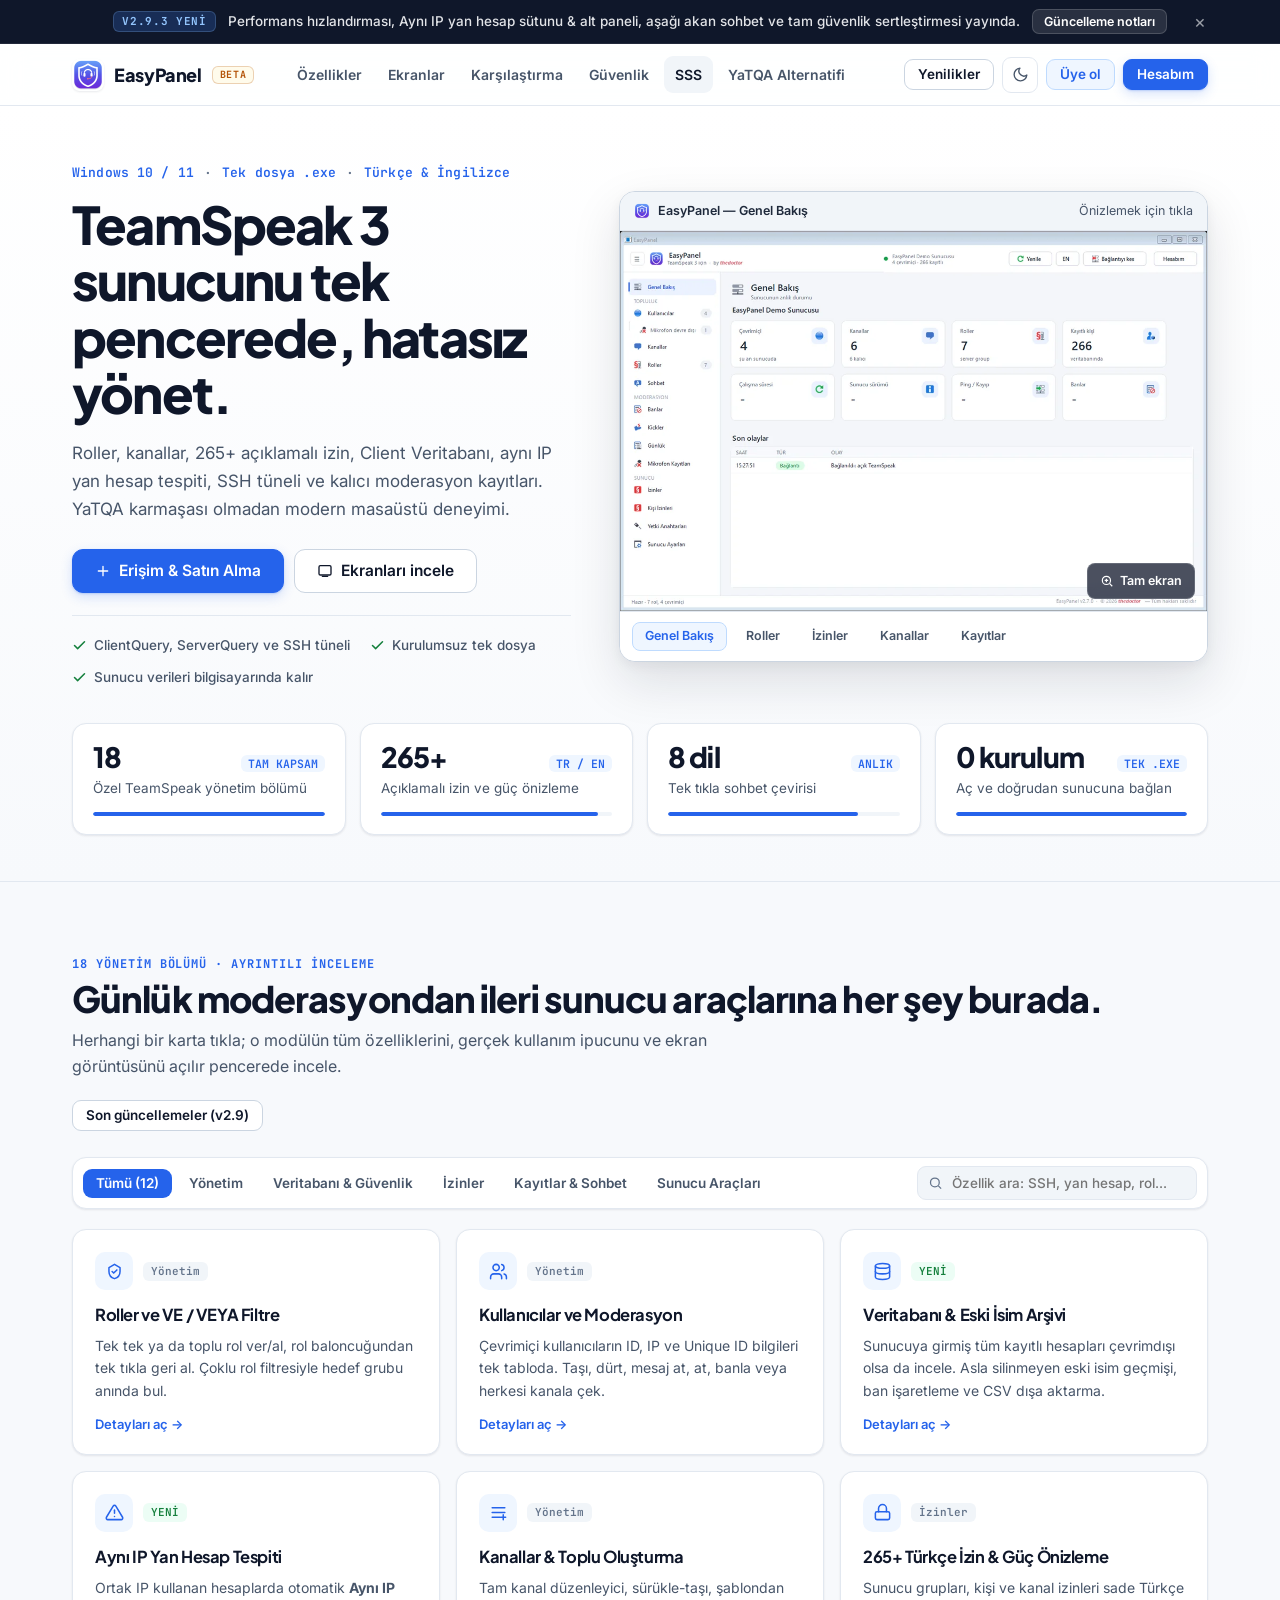
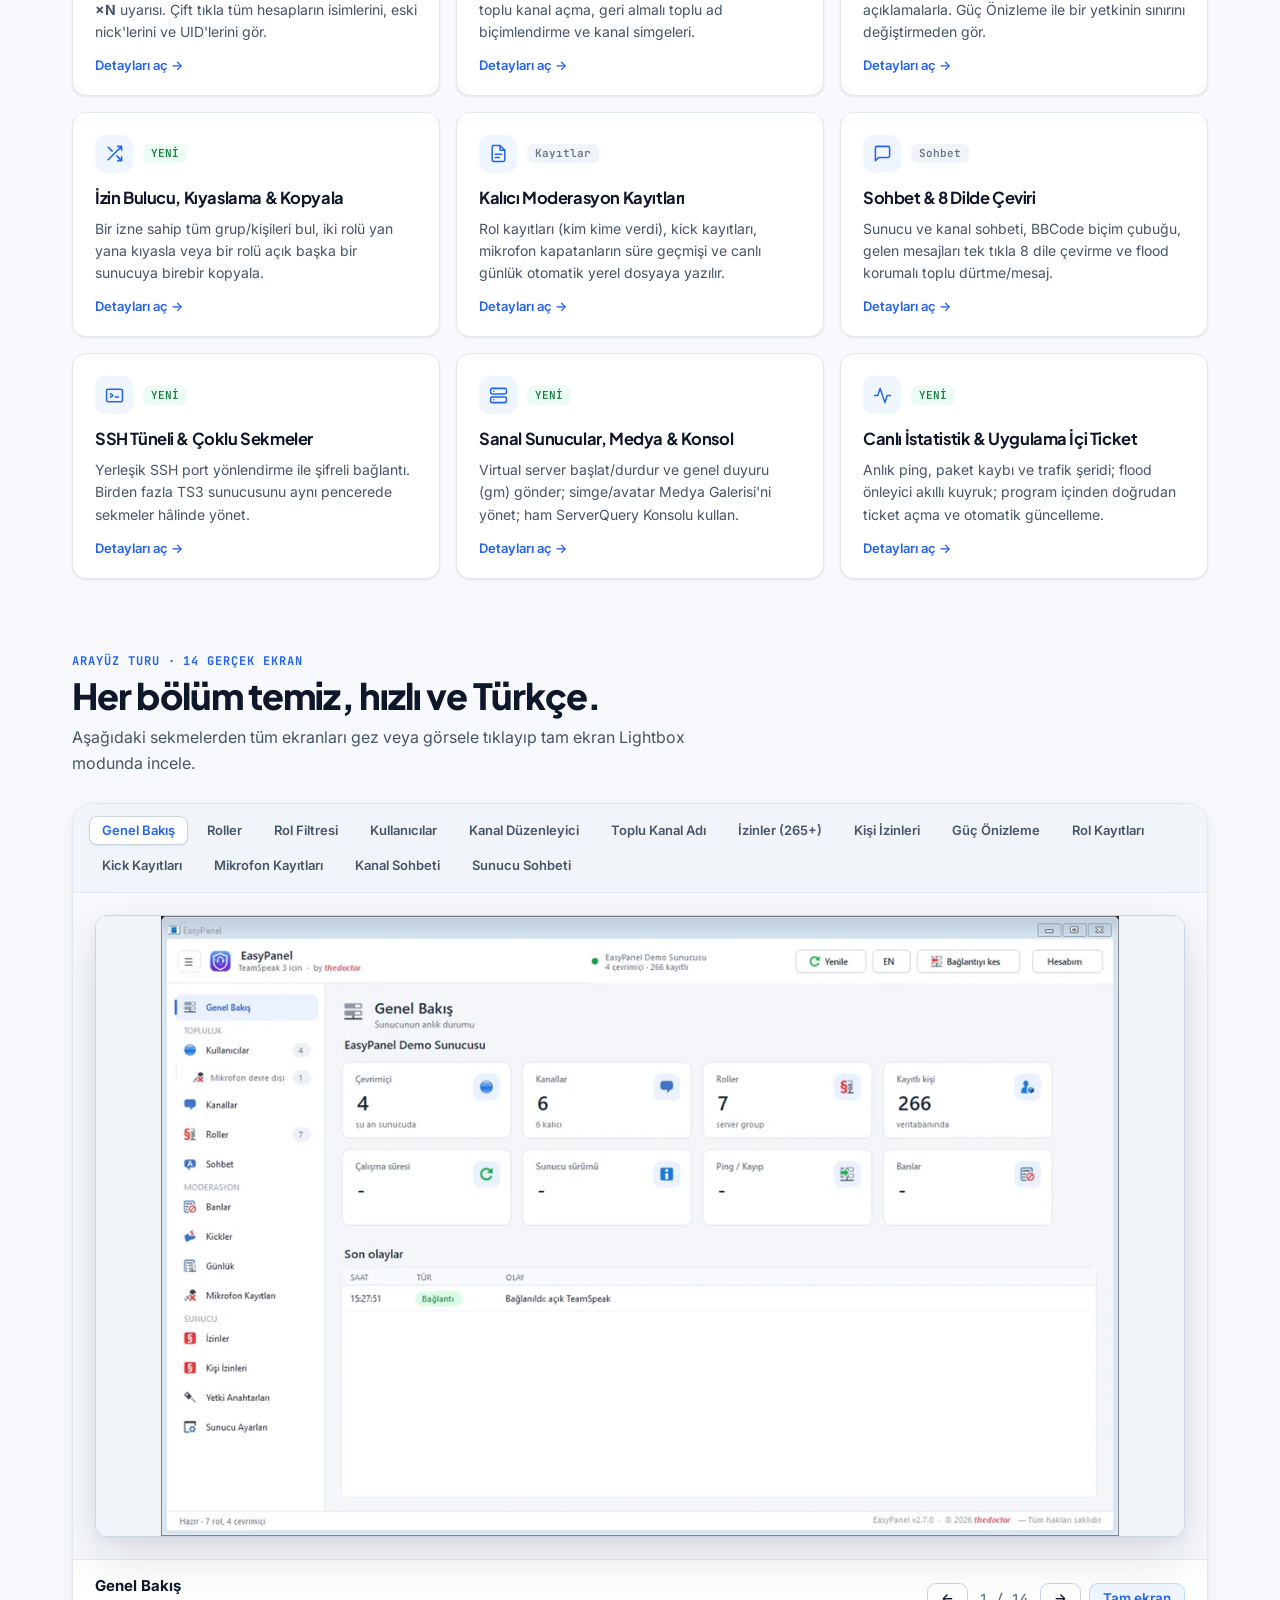
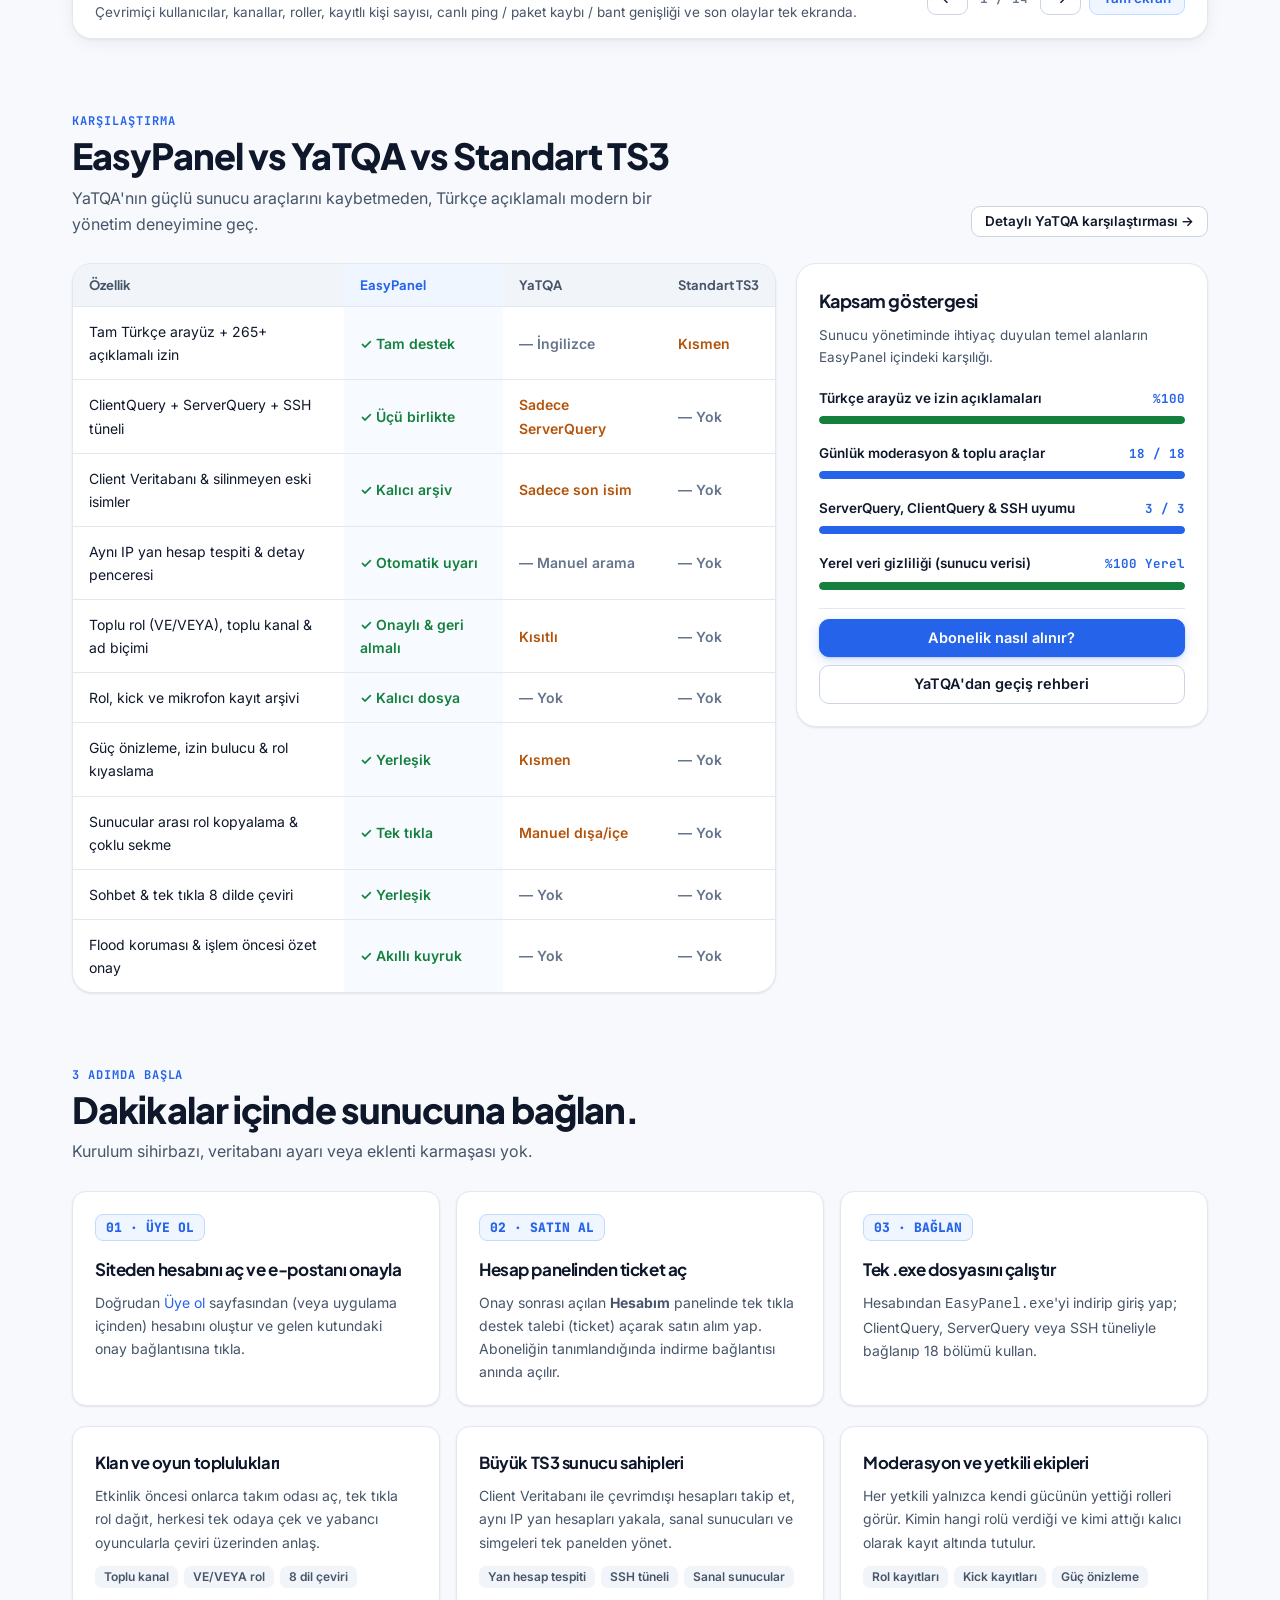
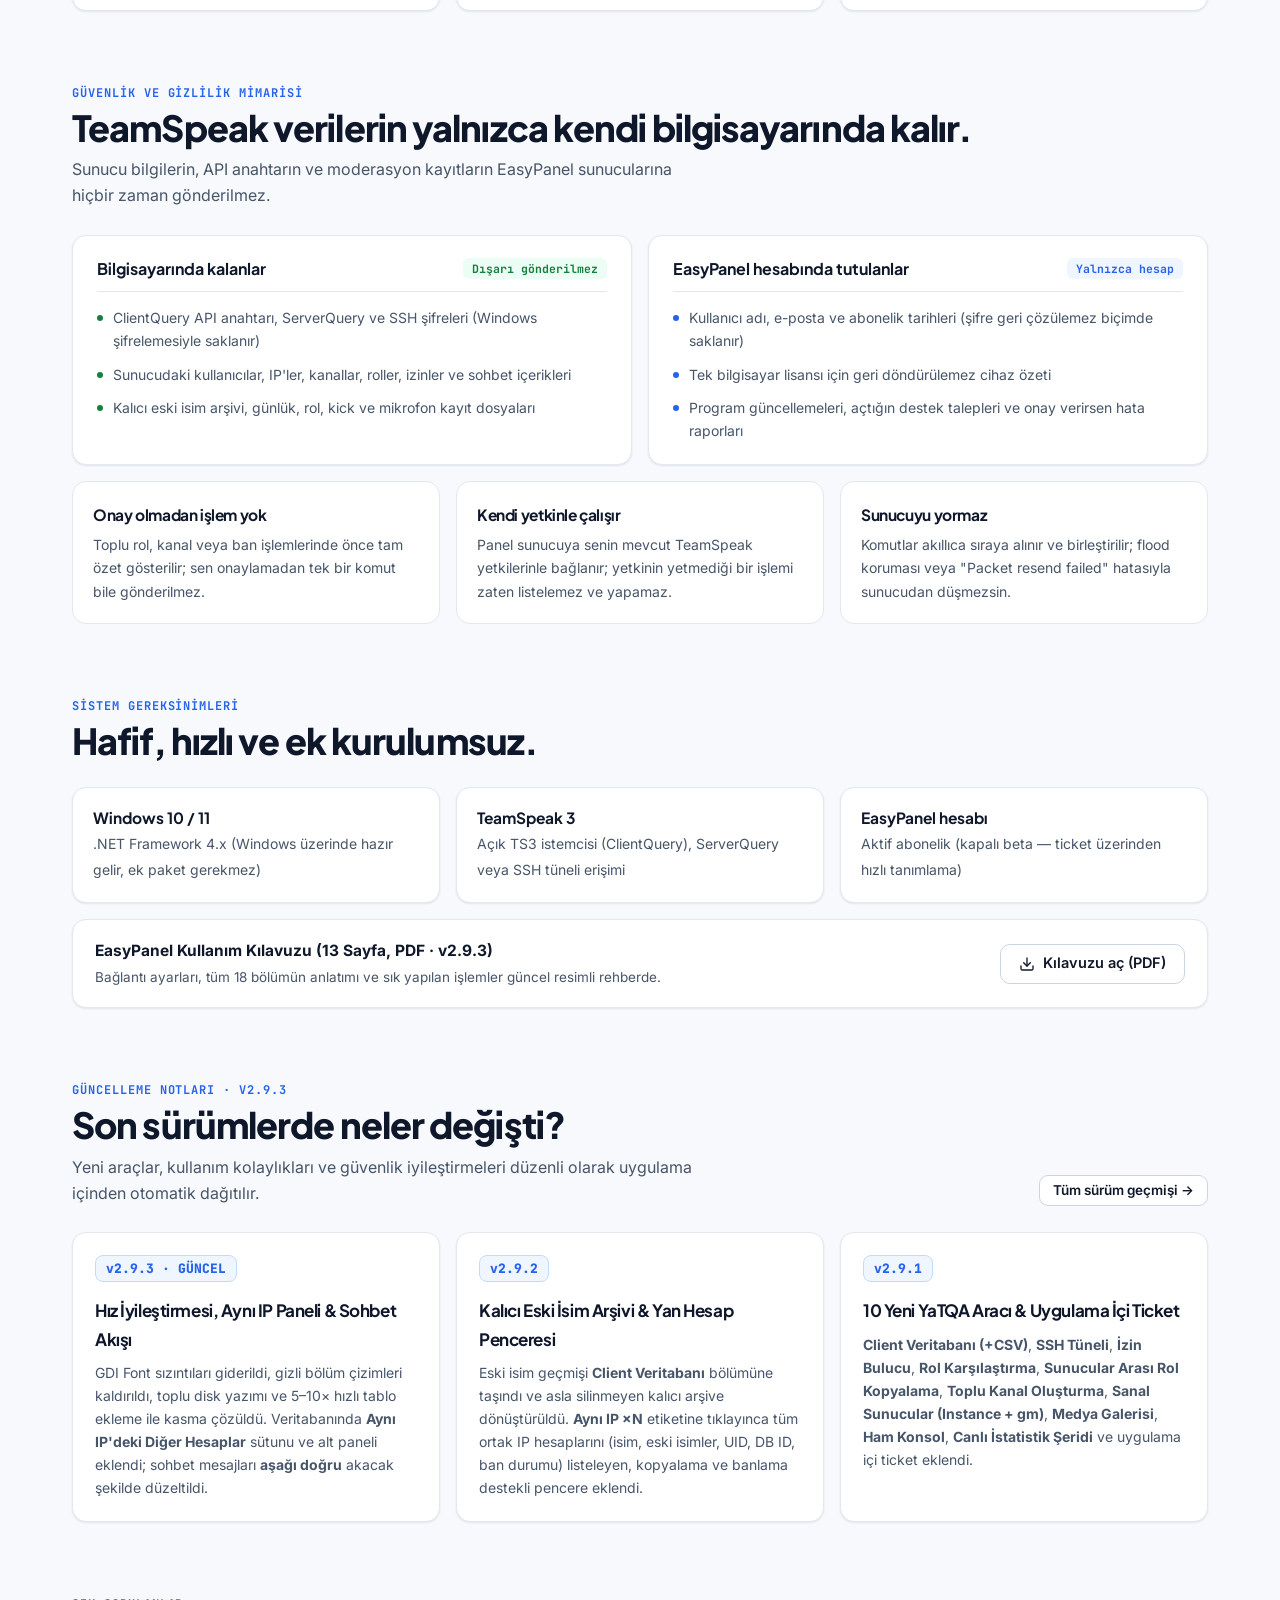
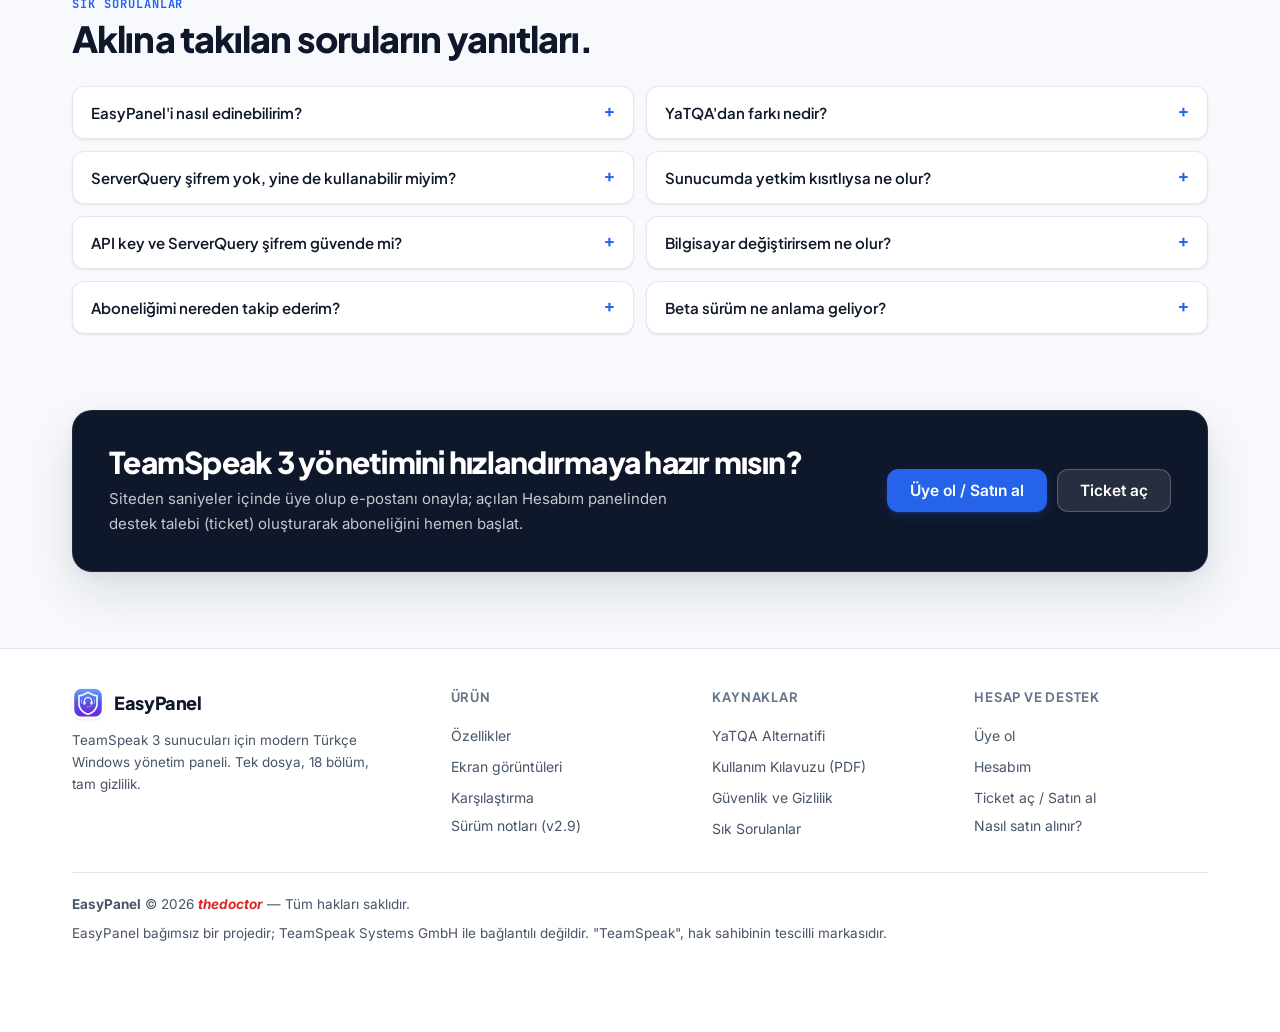
<file: index.html>
<!doctype html>
<html lang="tr">
<head>
<meta charset="utf-8">
<meta name="viewport" content="width=device-width, initial-scale=1">
<title>EasyPanel — TeamSpeak 3 için Türkçe Yönetim Paneli ve YaTQA Alternatifi</title>
<meta name="description" content="EasyPanel, TeamSpeak 3 sunucuları için modern Türkçe Windows yönetim panelidir. 18 yönetim bölümü, 265+ açıklamalı izin, Client Veritabanı, yan hesap tespiti, SSH tüneli, toplu kanal ve rol araçları tek .exe dosyasında.">
<meta name="keywords" content="EasyPanel, EasyPanel TS3, TeamSpeak 3 yönetim paneli, TS3 admin panel, YaTQA alternatifi, Türkçe YaTQA, TeamSpeak rol verme, TeamSpeak kanal düzenleme, ServerQuery, ClientQuery, TS3 yan hesap tespiti">
<meta name="robots" content="index, follow, max-image-preview:large">
<meta name="referrer" content="strict-origin-when-cross-origin">
<script>(function(){var h=location.hash||"",s=location.search||"";if(/(access_token|error_code|error=|token_hash|type=(signup|recovery|email_change))/.test(h+s)){var t=/type=recovery/.test(h+s)?"hesap/":"onay/";location.replace(t+s+h);}})();</script>
<link rel="canonical" href="https://easypanel.tr/">
<meta name="theme-color" content="#2563eb">
<meta property="og:type" content="website">
<meta property="og:site_name" content="EasyPanel">
<meta property="og:locale" content="tr_TR">
<meta property="og:url" content="https://easypanel.tr/">
<meta property="og:title" content="EasyPanel — TeamSpeak 3 için Türkçe Yönetim Paneli">
<meta property="og:description" content="18 yönetim bölümü, 265+ Türkçe izin, Client Veritabanı, yan hesap tespiti, SSH tüneli ve kalıcı kayıtlar tek pencerede. Windows için, kurulumsuz.">
<meta property="og:image" content="https://easypanel.tr/assets/genel-bakis.png">
<meta property="og:image:width" content="1100">
<meta property="og:image:height" content="712">
<meta property="og:image:alt" content="EasyPanel genel bakış ekranı">
<meta name="twitter:card" content="summary_large_image">
<meta name="twitter:title" content="EasyPanel — TeamSpeak 3 için Türkçe Yönetim Paneli">
<meta name="twitter:description" content="18 yönetim bölümü, 265+ Türkçe izin, Client Veritabanı, yan hesap tespiti ve SSH tüneli tek pencerede.">
<meta name="twitter:image" content="https://easypanel.tr/assets/genel-bakis.png">
<link rel="icon" type="image/png" href="assets/logo.png">
<link rel="apple-touch-icon" href="assets/logo.png">
<link rel="preconnect" href="https://fonts.googleapis.com">
<link rel="preconnect" href="https://fonts.gstatic.com" crossorigin>
<link href="https://fonts.googleapis.com/css2?family=Inter:wght@400;500;600;700&family=JetBrains+Mono:wght@500;600;700&family=Plus+Jakarta+Sans:wght@600;700;800&display=swap" rel="stylesheet">
<link rel="preload" as="image" href="assets/genel-bakis.webp" type="image/webp">
<link rel="stylesheet" href="assets/landing.css?v=1">
<script type="application/ld+json">
{
  "@context": "https://schema.org",
  "@graph": [
    {
      "@type": "WebSite",
      "@id": "https://easypanel.tr/#website",
      "url": "https://easypanel.tr/",
      "name": "EasyPanel",
      "alternateName": "EasyPanel TS3",
      "inLanguage": "tr-TR"
    },
    {
      "@type": "SoftwareApplication",
      "@id": "https://easypanel.tr/#app",
      "name": "EasyPanel",
      "alternateName": "EasyPanel TeamSpeak 3 Yönetim Paneli",
      "description": "TeamSpeak 3 sunucuları için modern Türkçe Windows yönetim paneli ve YaTQA alternatifi. 18 yönetim bölümü, 265+ Türkçe izin, Client Veritabanı, aynı IP yan hesap tespiti, SSH tüneli, toplu kanal oluşturma ve kalıcı moderasyon kayıtları.",
      "url": "https://easypanel.tr/",
      "image": "https://easypanel.tr/assets/genel-bakis.png",
      "screenshot": [
        "https://easypanel.tr/assets/genel-bakis.png",
        "https://easypanel.tr/assets/roller.png",
        "https://easypanel.tr/assets/kullanicilar.png",
        "https://easypanel.tr/assets/izinler.png",
        "https://easypanel.tr/assets/kanal-duzenleyici.png",
        "https://easypanel.tr/assets/rol-kayitlari.png"
      ],
      "applicationCategory": "UtilitiesApplication",
      "operatingSystem": "Windows 10, Windows 11",
      "inLanguage": "tr",
      "softwareVersion": "2.9.3",
      "author": { "@type": "Person", "name": "thedoctor" },
      "isPartOf": { "@id": "https://easypanel.tr/#website" }
    },
    {
      "@type": "FAQPage",
      "mainEntity": [
        { "@type": "Question", "name": "EasyPanel'i nasıl edinebilirim?", "acceptedAnswer": { "@type": "Answer", "text": "EasyPanel şu an kapalı betada. Sitedeki Üye ol (easypanel.tr/hesap/#kayit) sayfasından veya uygulama içinden hesabını açıp e-postanı onayladıktan sonra Hesabım panelinden destek talebi (ticket) açarak abonelik satın alabilirsin; aboneliğin tanımlandığında program indirme bağlantısı hesabında açılır." } },
        { "@type": "Question", "name": "YaTQA'dan farkı nedir?", "acceptedAnswer": { "@type": "Answer", "text": "EasyPanel tamamen Türkçe, 265+ izin açıklamalı modern bir masaüstü panelidir. YaTQA'daki Client Veritabanı, SSH tüneli, sanal sunucu yönetimi, medya galerisi ve ham konsol özelliklerini kapsar; ek olarak ClientQuery desteği, kalıcı eski isim geçmişi, aynı IP yan hesap tespiti, rol/kick/mikrofon kayıt arşivi, güç önizleme ve 8 dilde sohbet çevirisi sunar." } },
        { "@type": "Question", "name": "ServerQuery olmadan sadece açık TeamSpeak ile çalışır mı?", "acceptedAnswer": { "@type": "Answer", "text": "Evet. EasyPanel hem açık TeamSpeak 3 istemcin üzerinden ClientQuery ile hem de doğrudan ServerQuery veya SSH tüneli ile bağlanabilir." } },
        { "@type": "Question", "name": "Sunucumda yetkim kısıtlıysa ne olur?", "acceptedAnswer": { "@type": "Answer", "text": "Program yalnızca yetkinin yettiği işlemleri gösterir. Örneğin rol verme gücün 50 ise sadece 50 ve altı güç isteyen roller listelenir." } },
        { "@type": "Question", "name": "API key ve ServerQuery şifrem güvende mi?", "acceptedAnswer": { "@type": "Answer", "text": "Evet. Bu bilgiler yalnızca kendi bilgisayarında Windows şifrelemesiyle saklanır, EasyPanel sunucularına hiç gönderilmez." } },
        { "@type": "Question", "name": "Bilgisayar değiştirirsem ne olur?", "acceptedAnswer": { "@type": "Answer", "text": "Her abonelik tek bilgisayara bağlı çalışır. Bilgisayar değiştirdiğinde Hesabım sayfasından ticket açarak cihaz sıfırlaması isteyebilirsin." } },
        { "@type": "Question", "name": "Aboneliğimi nereden takip ederim?", "acceptedAnswer": { "@type": "Answer", "text": "Siteden veya programdan açtığın hesabınla easypanel.tr/hesap sayfasına giriş yaparak bitiş tarihini, kalan süreyi, bağlı cihazını ve kullanım kılavuzunu görebilir, destek talebi açabilirsin." } },
        { "@type": "Question", "name": "Beta sürüm ne anlama geliyor?", "acceptedAnswer": { "@type": "Answer", "text": "Program günlük kullanıma hazır ve düzenli olarak yeni özelliklerle güncelleniyor. Yeni sürümler uygulama içinden tek tıkla kurulur." } }
      ]
    }
  ]
}
</script>
</head>
<body>

<div class="scroll-progress" id="scrollBar" aria-hidden="true"></div>

<!-- Top Announcement Bar -->
<div class="topbar" id="topbar" role="region" aria-label="Sürüm duyurusu">
  <div class="topbar-inner">
    <span class="topbar-tag">v2.9.3 YENİ</span>
    <span class="topbar-text">Performans hızlandırması, Aynı IP yan hesap sütunu &amp; alt paneli, aşağı akan sohbet ve tam güvenlik sertleştirmesi yayında.</span>
    <button type="button" class="topbar-btn" data-open-modal="modalChangelog">Güncelleme notları</button>
    <button type="button" class="topbar-close" id="closeTopbar" aria-label="Duyuruyu kapat">&times;</button>
  </div>
</div>

<!-- Sticky Navigation Bar -->
<header class="site-nav" id="siteNav">
  <div class="nav-row">
    <a class="brand" href="./">
      <img src="assets/logo.png" alt="EasyPanel logosu" width="32" height="32">
      <span>EasyPanel</span>
      <span class="beta-badge">BETA</span>
    </a>
    <nav class="nav-links" aria-label="Ana menü">
      <a href="#ozellikler">Özellikler</a>
      <a href="#ekranlar">Ekranlar</a>
      <a href="#karsilastirma">Karşılaştırma</a>
      <a href="#guvenlik">Güvenlik</a>
      <a href="#sss">SSS</a>
      <a href="yatqa-alternatifi/">YaTQA Alternatifi</a>
    </nav>
    <div class="nav-actions">
      <button type="button" class="btn small hide-sm" data-open-modal="modalChangelog">Yenilikler</button>
      <button type="button" class="icon-btn" id="themeBtn" aria-label="Tema değiştir"></button>
      <a class="btn soft small hide-sm" href="hesap/#kayit">Üye ol</a>
      <a class="btn primary small" href="hesap/">Hesabım</a>
      <button type="button" class="icon-btn mobile-toggle" id="openDrawer" aria-label="Menüyü aç">
        <svg viewBox="0 0 24 24"><path d="M4 7h16M4 12h16M4 17h16"/></svg>
      </button>
    </div>
  </div>
</header>

<!-- Mobile Drawer -->
<div class="mobile-drawer" id="mobileDrawer" aria-hidden="true">
  <div class="mobile-sheet">
    <div class="mobile-sheet-head">
      <span class="brand"><img src="assets/logo.png" alt="" width="28" height="28">EasyPanel</span>
      <button type="button" class="modal-close" id="closeDrawer" aria-label="Menüyü kapat">&times;</button>
    </div>
    <a href="#ozellikler">Özellikler (18 bölüm)</a>
    <a href="#ekranlar">Ekran görüntüleri</a>
    <a href="#karsilastirma">EasyPanel vs YaTQA</a>
    <a href="#nasil">Nasıl başlarım?</a>
    <a href="#guvenlik">Güvenlik ve gizlilik</a>
    <a href="#sss">Sık sorulanlar</a>
    <a href="yatqa-alternatifi/">YaTQA Alternatifi sayfası</a>
    <button type="button" class="m-link" data-open-modal="modalChangelog">Sürüm notları (v2.9)</button>
    <button type="button" class="m-link" data-open-modal="modalAccess">Erişim ve satın alma</button>
    <div style="margin-top:auto;display:flex;flex-direction:column;gap:8px;padding-top:14px;border-top:1px solid var(--line)">
      <a class="btn primary" href="hesap/#kayit">Üye ol / Hesap aç</a>
      <a class="btn" href="hesap/">Hesabıma gir</a>
    </div>
  </div>
</div>

<main>
<!-- Hero Section -->
<section class="hero">
  <div class="wrap">
    <div class="hero-grid">
      <div>
        <div class="hero-meta">
          Windows 10 / 11 <span>·</span> Tek dosya .exe <span>·</span> Türkçe &amp; İngilizce
        </div>
        <h1>TeamSpeak 3 sunucunu tek pencerede, hatasız yönet.</h1>
        <p class="hero-lead">
          Roller, kanallar, 265+ açıklamalı izin, Client Veritabanı, aynı IP yan hesap tespiti, SSH tüneli ve kalıcı moderasyon kayıtları. YaTQA karmaşası olmadan modern masaüstü deneyimi.
        </p>
        <div class="hero-cta">
          <button type="button" class="btn primary lg" data-open-modal="modalAccess">
            <svg viewBox="0 0 24 24"><path d="M12 5v14M5 12h14"/></svg>
            Erişim &amp; Satın Alma
          </button>
          <a class="btn lg" href="#ekranlar">
            <svg viewBox="0 0 24 24"><rect x="3" y="4" width="18" height="14" rx="2"/><path d="M8 20h8"/></svg>
            Ekranları incele
          </a>
        </div>
        <div class="hero-checks">
          <span><svg viewBox="0 0 24 24"><polyline points="20 6 9 17 4 12"/></svg>ClientQuery, ServerQuery ve SSH tüneli</span>
          <span><svg viewBox="0 0 24 24"><polyline points="20 6 9 17 4 12"/></svg>Kurulumsuz tek dosya</span>
          <span><svg viewBox="0 0 24 24"><polyline points="20 6 9 17 4 12"/></svg>Sunucu verileri bilgisayarında kalır</span>
        </div>
      </div>

      <div class="app-frame">
        <div class="app-frame-bar">
          <div class="app-frame-title">
            <img src="assets/logo.png" alt="" width="16" height="16">
            <span id="heroFrameTitle">EasyPanel — Genel Bakış</span>
          </div>
          <span>Önizlemek için tıkla</span>
        </div>
        <div class="app-frame-stage" id="heroStage" title="Tam ekran aç">
          <img id="heroShotImg" src="assets/genel-bakis.webp" alt="EasyPanel — Genel Bakış" width="1100" height="712" loading="eager" fetchpriority="high">
          <span class="app-frame-zoom">
            <svg viewBox="0 0 24 24"><circle cx="11" cy="11" r="7"/><path d="M21 21l-4.35-4.35M11 8v6M8 11h6"/></svg>
            Tam ekran
          </span>
        </div>
        <div class="hero-switcher" role="tablist" aria-label="Hızlı ekran önizlemesi">
          <button type="button" class="on" data-shot="genel-bakis">Genel Bakış</button>
          <button type="button" data-shot="roller">Roller</button>
          <button type="button" data-shot="izinler">İzinler</button>
          <button type="button" data-shot="kanal-duzenleyici">Kanallar</button>
          <button type="button" data-shot="rol-kayitlari">Kayıtlar</button>
        </div>
      </div>
    </div>

    <!-- Metric Progress Strip -->
    <div class="metrics-wrap">
      <div class="metrics">
        <div class="metric">
          <div class="metric-top"><b>18</b><em>TAM KAPSAM</em></div>
          <span>Özel TeamSpeak yönetim bölümü</span>
          <div class="metric-bar"><i data-fill="100"></i></div>
        </div>
        <div class="metric">
          <div class="metric-top"><b>265+</b><em>TR / EN</em></div>
          <span>Açıklamalı izin ve güç önizleme</span>
          <div class="metric-bar"><i data-fill="94"></i></div>
        </div>
        <div class="metric">
          <div class="metric-top"><b>8 dil</b><em>ANLIK</em></div>
          <span>Tek tıkla sohbet çevirisi</span>
          <div class="metric-bar"><i data-fill="82"></i></div>
        </div>
        <div class="metric">
          <div class="metric-top"><b>0 kurulum</b><em>TEK .EXE</em></div>
          <span>Aç ve doğrudan sunucuna bağlan</span>
          <div class="metric-bar"><i data-fill="100"></i></div>
        </div>
      </div>
    </div>
  </div>
</section>

<!-- Features Section with Category Bar & Interactive Detail Pop-ups -->
<section id="ozellikler" class="section">
  <div class="wrap">
    <div class="section-head">
      <div>
        <span class="eyebrow">18 Yönetim Bölümü · Ayrıntılı İnceleme</span>
        <h2>Günlük moderasyondan ileri sunucu araçlarına her şey burada.</h2>
        <p class="section-sub">Herhangi bir karta tıkla; o modülün tüm özelliklerini, gerçek kullanım ipucunu ve ekran görüntüsünü açılır pencerede incele.</p>
      </div>
      <button type="button" class="btn small" data-open-modal="modalChangelog">Son güncellemeler (v2.9)</button>
    </div>

    <!-- Filter & Search Bar -->
    <div class="toolbar-bar">
      <div class="filter-pills" role="tablist" aria-label="Özellik kategorileri">
        <button type="button" class="on" data-filter="all">Tümü (12)</button>
        <button type="button" data-filter="yonetim">Yönetim</button>
        <button type="button" data-filter="veritabani">Veritabanı &amp; Güvenlik</button>
        <button type="button" data-filter="izinler">İzinler</button>
        <button type="button" data-filter="kayitlar">Kayıtlar &amp; Sohbet</button>
        <button type="button" data-filter="sunucu">Sunucu Araçları</button>
      </div>
      <div class="search-box">
        <svg viewBox="0 0 24 24"><circle cx="11" cy="11" r="7"/><path d="M21 21l-4.35-4.35"/></svg>
        <input id="featSearch" type="search" placeholder="Özellik ara: SSH, yan hesap, rol..." aria-label="Özelliklerde ara">
      </div>
    </div>

    <div class="feat-grid reveal" id="featGrid">
      <button type="button" class="feat-card" data-feat="roller" data-cat="yonetim" data-tags="rol verme toplu filtre ve veya server group">
        <div class="feat-card-top">
          <div class="feat-ic"><svg viewBox="0 0 24 24"><path d="M12 3l7 4v5c0 5-3.5 8-7 9-3.5-1-7-4-7-9V7l7-4z"/><path d="M9 12l2 2 4-4"/></svg></div>
          <span class="feat-cat">Yönetim</span>
        </div>
        <h3>Roller ve VE / VEYA Filtre</h3>
        <p>Tek tek ya da toplu rol ver/al, rol baloncuğundan tek tıkla geri al. Çoklu rol filtresiyle hedef grubu anında bul.</p>
        <span class="feat-more">Detayları aç &rarr;</span>
      </button>

      <button type="button" class="feat-card" data-feat="kullanicilar" data-cat="yonetim" data-tags="çevrimiçi kullanıcı taşı dürt ban kick talk power">
        <div class="feat-card-top">
          <div class="feat-ic"><svg viewBox="0 0 24 24"><path d="M16 21v-2a4 4 0 0 0-4-4H6a4 4 0 0 0-4 4v2"/><circle cx="9" cy="7" r="4"/><path d="M22 21v-2a4 4 0 0 0-3-3.87"/><path d="M16 3.13a4 4 0 0 1 0 7.75"/></svg></div>
          <span class="feat-cat">Yönetim</span>
        </div>
        <h3>Kullanıcılar ve Moderasyon</h3>
        <p>Çevrimiçi kullanıcıların ID, IP ve Unique ID bilgileri tek tabloda. Taşı, dürt, mesaj at, at, banla veya herkesi kanala çek.</p>
        <span class="feat-more">Detayları aç &rarr;</span>
      </button>

      <button type="button" class="feat-card" data-feat="veritabani" data-cat="veritabani" data-tags="client db veritabanı eski isim geçmişi csv çevrimdışı arşiv">
        <div class="feat-card-top">
          <div class="feat-ic"><svg viewBox="0 0 24 24"><ellipse cx="12" cy="5" rx="9" ry="3"/><path d="M3 5v14c0 1.66 4.03 3 9 3s9-1.34 9-3V5"/><path d="M3 12c0 1.66 4.03 3 9 3s9-1.34 9-3"/></svg></div>
          <span class="feat-cat new">YENİ</span>
        </div>
        <h3>Veritabanı &amp; Eski İsim Arşivi</h3>
        <p>Sunucuya girmiş tüm kayıtlı hesapları çevrimdışı olsa da incele. Asla silinmeyen eski isim geçmişi, ban işaretleme ve CSV dışa aktarma.</p>
        <span class="feat-more">Detayları aç &rarr;</span>
      </button>

      <button type="button" class="feat-card" data-feat="yanhesap" data-cat="veritabani" data-tags="aynı ip yan hesap alt hesap ban kaçışı unique id">
        <div class="feat-card-top">
          <div class="feat-ic"><svg viewBox="0 0 24 24"><path d="M10.29 3.86L1.82 18a2 2 0 0 0 1.71 3h16.94a2 2 0 0 0 1.71-3L13.71 3.86a2 2 0 0 0-3.42 0z"/><line x1="12" y1="9" x2="12" y2="13"/><line x1="12" y1="17" x2="12.01" y2="17"/></svg></div>
          <span class="feat-cat new">YENİ</span>
        </div>
        <h3>Aynı IP Yan Hesap Tespiti</h3>
        <p>Ortak IP kullanan hesaplarda otomatik <b>Aynı IP ×N</b> uyarısı. Çift tıkla tüm hesapların isimlerini, eski nick'lerini ve UID'lerini gör.</p>
        <span class="feat-more">Detayları aç &rarr;</span>
      </button>

      <button type="button" class="feat-card" data-feat="kanallar" data-cat="yonetim" data-tags="kanal ağacı toplu kanal oluşturma ad biçimi simge">
        <div class="feat-card-top">
          <div class="feat-ic"><svg viewBox="0 0 24 24"><path d="M4 6h16M4 12h16M4 18h10M18 15v6M15 18h6"/></svg></div>
          <span class="feat-cat">Yönetim</span>
        </div>
        <h3>Kanallar &amp; Toplu Oluşturma</h3>
        <p>Tam kanal düzenleyici, sürükle-taşı, şablondan toplu kanal açma, geri almalı toplu ad biçimlendirme ve kanal simgeleri.</p>
        <span class="feat-more">Detayları aç &rarr;</span>
      </button>

      <button type="button" class="feat-card" data-feat="izinler" data-cat="izinler" data-tags="265 türkçe izin güç önizleme yetki sunucu grubu kişi izni">
        <div class="feat-card-top">
          <div class="feat-ic"><svg viewBox="0 0 24 24"><rect x="3" y="11" width="18" height="10" rx="2"/><path d="M7 11V7a5 5 0 0 1 10 0v4"/></svg></div>
          <span class="feat-cat">İzinler</span>
        </div>
        <h3>265+ Türkçe İzin &amp; Güç Önizleme</h3>
        <p>Sunucu grupları, kişi ve kanal izinleri sade Türkçe açıklamalarla. Güç Önizleme ile bir yetkinin sınırını değiştirmeden gör.</p>
        <span class="feat-more">Detayları aç &rarr;</span>
      </button>

      <button type="button" class="feat-card" data-feat="izinaraclari" data-cat="izinler" data-tags="izin bulucu rol karşılaştırma kopyala sunucular arası">
        <div class="feat-card-top">
          <div class="feat-ic"><svg viewBox="0 0 24 24"><path d="M16 3h5v5M4 20L21 3M21 16v5h-5M15 15l6 6M4 4l5 5"/></svg></div>
          <span class="feat-cat new">YENİ</span>
        </div>
        <h3>İzin Bulucu, Kıyaslama &amp; Kopyala</h3>
        <p>Bir izne sahip tüm grup/kişileri bul, iki rolü yan yana kıyasla veya bir rolü açık başka bir sunucuya birebir kopyala.</p>
        <span class="feat-more">Detayları aç &rarr;</span>
      </button>

      <button type="button" class="feat-card" data-feat="kayitlar" data-cat="kayitlar" data-tags="rol kayıtları kick kayıtları mikrofon günlük log arşiv">
        <div class="feat-card-top">
          <div class="feat-ic"><svg viewBox="0 0 24 24"><path d="M14 2H6a2 2 0 0 0-2 2v16a2 2 0 0 0 2 2h12a2 2 0 0 0 2-2V8z"/><path d="M14 2v6h6M8 13h8M8 17h5"/></svg></div>
          <span class="feat-cat">Kayıtlar</span>
        </div>
        <h3>Kalıcı Moderasyon Kayıtları</h3>
        <p>Rol kayıtları (kim kime verdi), kick kayıtları, mikrofon kapatanların süre geçmişi ve canlı günlük otomatik yerel dosyaya yazılır.</p>
        <span class="feat-more">Detayları aç &rarr;</span>
      </button>

      <button type="button" class="feat-card" data-feat="sohbet" data-cat="kayitlar" data-tags="sohbet çeviri bbcode toplu dürtme özel mesaj 8 dil">
        <div class="feat-card-top">
          <div class="feat-ic"><svg viewBox="0 0 24 24"><path d="M21 15a2 2 0 0 1-2 2H7l-4 4V5a2 2 0 0 1 2-2h14a2 2 0 0 1 2 2z"/></svg></div>
          <span class="feat-cat">Sohbet</span>
        </div>
        <h3>Sohbet &amp; 8 Dilde Çeviri</h3>
        <p>Sunucu ve kanal sohbeti, BBCode biçim çubuğu, gelen mesajları tek tıkla 8 dile çevirme ve flood korumalı toplu dürtme/mesaj.</p>
        <span class="feat-more">Detayları aç &rarr;</span>
      </button>

      <button type="button" class="feat-card" data-feat="ssh" data-cat="sunucu" data-tags="ssh tüneli serverquery clientquery çoklu sekme profil">
        <div class="feat-card-top">
          <div class="feat-ic"><svg viewBox="0 0 24 24"><rect x="2" y="4" width="20" height="16" rx="2"/><path d="M7 10l3 2-3 2M13 14h4"/></svg></div>
          <span class="feat-cat new">YENİ</span>
        </div>
        <h3>SSH Tüneli &amp; Çoklu Sekmeler</h3>
        <p>Yerleşik SSH port yönlendirme ile şifreli bağlantı. Birden fazla TS3 sunucusunu aynı pencerede sekmeler hâlinde yönet.</p>
        <span class="feat-more">Detayları aç &rarr;</span>
      </button>

      <button type="button" class="feat-card" data-feat="sunucu" data-cat="sunucu" data-tags="sanal sunucu instance virtual server gm medya galeri simge avatar konsol">
        <div class="feat-card-top">
          <div class="feat-ic"><svg viewBox="0 0 24 24"><rect x="2" y="3" width="20" height="7" rx="2"/><rect x="2" y="14" width="20" height="7" rx="2"/><line x1="6" y1="6.5" x2="6.01" y2="6.5"/><line x1="6" y1="17.5" x2="6.01" y2="17.5"/></svg></div>
          <span class="feat-cat new">YENİ</span>
        </div>
        <h3>Sanal Sunucular, Medya &amp; Konsol</h3>
        <p>Virtual server başlat/durdur ve genel duyuru (gm) gönder; simge/avatar Medya Galerisi'ni yönet; ham ServerQuery Konsolu kullan.</p>
        <span class="feat-more">Detayları aç &rarr;</span>
      </button>

      <button type="button" class="feat-card" data-feat="canli" data-cat="sunucu" data-tags="canlı istatistik ping paket kaybı bant genişliği ticket otomatik güncelleme">
        <div class="feat-card-top">
          <div class="feat-ic"><svg viewBox="0 0 24 24"><polyline points="22 12 18 12 15 21 9 3 6 12 2 12"/></svg></div>
          <span class="feat-cat new">YENİ</span>
        </div>
        <h3>Canlı İstatistik &amp; Uygulama İçi Ticket</h3>
        <p>Anlık ping, paket kaybı ve trafik şeridi; flood önleyici akıllı kuyruk; program içinden doğrudan ticket açma ve otomatik güncelleme.</p>
        <span class="feat-more">Detayları aç &rarr;</span>
      </button>
    </div>

    <div class="feat-empty hidden" id="featEmpty">
      Aramanla eşleşen özellik bulunamadı. Farklı bir kelime dene veya "Tümü" filtresine dön.
    </div>
  </div>
</section>

<!-- Interactive 14-Screen Gallery -->
<section id="ekranlar" class="section">
  <div class="wrap">
    <div class="section-head">
      <div>
        <span class="eyebrow">Arayüz Turu · 14 Gerçek Ekran</span>
        <h2>Her bölüm temiz, hızlı ve Türkçe.</h2>
        <p class="section-sub">Aşağıdaki sekmelerden tüm ekranları gez veya görsele tıklayıp tam ekran Lightbox modunda incele.</p>
      </div>
    </div>

    <div class="gallery-shell reveal">
      <div class="gallery-bar">
        <div class="gallery-tabs" id="galleryTabs" role="tablist" aria-label="Ekran görüntüleri"></div>
      </div>
      <div class="gallery-stage">
        <figure class="gallery-figure">
          <div class="gallery-img-wrap" id="galImgWrap" title="Tam ekran aç">
            <img id="galleryImg" src="assets/genel-bakis.webp" alt="EasyPanel ekran görüntüsü" width="1100" height="712" loading="lazy">
          </div>
        </figure>
      </div>
      <div class="gallery-caption-bar">
        <div class="gallery-caption-text">
          <b id="galleryTitle">Genel Bakış</b>
          <span id="galleryDesc"></span>
        </div>
        <div class="gallery-nav">
          <button type="button" class="btn small" id="galPrev" aria-label="Önceki ekran">&larr;</button>
          <span class="gallery-count" id="galleryCount">1 / 14</span>
          <button type="button" class="btn small" id="galNext" aria-label="Sonraki ekran">&rarr;</button>
          <button type="button" class="btn soft small" id="galZoom">Tam ekran</button>
        </div>
      </div>
    </div>
  </div>
</section>

<!-- Comparison Table + Capability Bars -->
<section id="karsilastirma" class="section">
  <div class="wrap">
    <div class="section-head">
      <div>
        <span class="eyebrow">Karşılaştırma</span>
        <h2>EasyPanel vs YaTQA vs Standart TS3</h2>
        <p class="section-sub">YaTQA'nın güçlü sunucu araçlarını kaybetmeden, Türkçe açıklamalı modern bir yönetim deneyimine geç.</p>
      </div>
      <a class="btn small" href="yatqa-alternatifi/">Detaylı YaTQA karşılaştırması &rarr;</a>
    </div>

    <div class="comp-layout reveal">
      <div class="comp-card">
        <div class="comp-scroll">
          <table class="comp-table">
            <thead>
              <tr>
                <th>Özellik</th>
                <th class="hl">EasyPanel</th>
                <th>YaTQA</th>
                <th>Standart TS3</th>
              </tr>
            </thead>
            <tbody>
              <tr>
                <td>Tam Türkçe arayüz + 265+ açıklamalı izin</td>
                <td class="hl"><span class="ck yes">✓ Tam destek</span></td>
                <td><span class="ck no">— İngilizce</span></td>
                <td><span class="ck part">Kısmen</span></td>
              </tr>
              <tr>
                <td>ClientQuery + ServerQuery + SSH tüneli</td>
                <td class="hl"><span class="ck yes">✓ Üçü birlikte</span></td>
                <td><span class="ck part">Sadece ServerQuery</span></td>
                <td><span class="ck no">— Yok</span></td>
              </tr>
              <tr>
                <td>Client Veritabanı &amp; silinmeyen eski isimler</td>
                <td class="hl"><span class="ck yes">✓ Kalıcı arşiv</span></td>
                <td><span class="ck part">Sadece son isim</span></td>
                <td><span class="ck no">— Yok</span></td>
              </tr>
              <tr>
                <td>Aynı IP yan hesap tespiti &amp; detay penceresi</td>
                <td class="hl"><span class="ck yes">✓ Otomatik uyarı</span></td>
                <td><span class="ck no">— Manuel arama</span></td>
                <td><span class="ck no">— Yok</span></td>
              </tr>
              <tr>
                <td>Toplu rol (VE/VEYA), toplu kanal &amp; ad biçimi</td>
                <td class="hl"><span class="ck yes">✓ Onaylı &amp; geri almalı</span></td>
                <td><span class="ck part">Kısıtlı</span></td>
                <td><span class="ck no">— Yok</span></td>
              </tr>
              <tr>
                <td>Rol, kick ve mikrofon kayıt arşivi</td>
                <td class="hl"><span class="ck yes">✓ Kalıcı dosya</span></td>
                <td><span class="ck no">— Yok</span></td>
                <td><span class="ck no">— Yok</span></td>
              </tr>
              <tr>
                <td>Güç önizleme, izin bulucu &amp; rol kıyaslama</td>
                <td class="hl"><span class="ck yes">✓ Yerleşik</span></td>
                <td><span class="ck part">Kısmen</span></td>
                <td><span class="ck no">— Yok</span></td>
              </tr>
              <tr>
                <td>Sunucular arası rol kopyalama &amp; çoklu sekme</td>
                <td class="hl"><span class="ck yes">✓ Tek tıkla</span></td>
                <td><span class="ck part">Manuel dışa/içe</span></td>
                <td><span class="ck no">— Yok</span></td>
              </tr>
              <tr>
                <td>Sohbet &amp; tek tıkla 8 dilde çeviri</td>
                <td class="hl"><span class="ck yes">✓ Yerleşik</span></td>
                <td><span class="ck no">— Yok</span></td>
                <td><span class="ck no">— Yok</span></td>
              </tr>
              <tr>
                <td>Flood koruması &amp; işlem öncesi özet onay</td>
                <td class="hl"><span class="ck yes">✓ Akıllı kuyruk</span></td>
                <td><span class="ck no">— Yok</span></td>
                <td><span class="ck no">— Yok</span></td>
              </tr>
            </tbody>
          </table>
        </div>
      </div>

      <aside class="cap-panel">
        <h3>Kapsam göstergesi</h3>
        <p>Sunucu yönetiminde ihtiyaç duyulan temel alanların EasyPanel içindeki karşılığı.</p>

        <div class="cap-row">
          <div class="cap-meta"><b>Türkçe arayüz ve izin açıklamaları</b><span>%100</span></div>
          <div class="cap-track"><div class="cap-fill ok" data-fill="100"></div></div>
        </div>
        <div class="cap-row">
          <div class="cap-meta"><b>Günlük moderasyon &amp; toplu araçlar</b><span>18 / 18</span></div>
          <div class="cap-track"><div class="cap-fill" data-fill="100"></div></div>
        </div>
        <div class="cap-row">
          <div class="cap-meta"><b>ServerQuery, ClientQuery &amp; SSH uyumu</b><span>3 / 3</span></div>
          <div class="cap-track"><div class="cap-fill" data-fill="100"></div></div>
        </div>
        <div class="cap-row">
          <div class="cap-meta"><b>Yerel veri gizliliği (sunucu verisi)</b><span>%100 Yerel</span></div>
          <div class="cap-track"><div class="cap-fill ok" data-fill="100"></div></div>
        </div>

        <div style="padding-top:10px;border-top:1px solid var(--line);display:flex;flex-direction:column;gap:8px">
          <button type="button" class="btn primary" data-open-modal="modalAccess">Abonelik nasıl alınır?</button>
          <a class="btn" href="yatqa-alternatifi/">YaTQA'dan geçiş rehberi</a>
        </div>
      </aside>
    </div>
  </div>
</section>

<!-- 3-Step Workflow + Who Is It For -->
<section id="nasil" class="section">
  <div class="wrap">
    <div class="section-head">
      <div>
        <span class="eyebrow">3 Adımda Başla</span>
        <h2>Dakikalar içinde sunucuna bağlan.</h2>
        <p class="section-sub">Kurulum sihirbazı, veritabanı ayarı veya eklenti karmaşası yok.</p>
      </div>
    </div>

    <div class="steps-grid reveal">
      <div class="step-card">
        <span class="step-num">01 · ÜYE OL</span>
        <h3>Siteden hesabını aç ve e-postanı onayla</h3>
        <p>Doğrudan <a href="hesap/#kayit">Üye ol</a> sayfasından (veya uygulama içinden) hesabını oluştur ve gelen kutundaki onay bağlantısına tıkla.</p>
      </div>
      <div class="step-card">
        <span class="step-num">02 · SATIN AL</span>
        <h3>Hesap panelinden ticket aç</h3>
        <p>Onay sonrası açılan <b>Hesabım</b> panelinde tek tıkla destek talebi (ticket) açarak satın alım yap. Aboneliğin tanımlandığında indirme bağlantısı anında açılır.</p>
      </div>
      <div class="step-card">
        <span class="step-num">03 · BAĞLAN</span>
        <h3>Tek .exe dosyasını çalıştır</h3>
        <p>Hesabından <code>EasyPanel.exe</code>'yi indirip giriş yap; ClientQuery, ServerQuery veya SSH tüneliyle bağlanıp 18 bölümü kullan.</p>
      </div>
    </div>

    <div class="use-grid reveal">
      <div class="use-card">
        <h3>Klan ve oyun toplulukları</h3>
        <p>Etkinlik öncesi onlarca takım odası aç, tek tıkla rol dağıt, herkesi tek odaya çek ve yabancı oyuncularla çeviri üzerinden anlaş.</p>
        <div class="use-tags"><span>Toplu kanal</span><span>VE/VEYA rol</span><span>8 dil çeviri</span></div>
      </div>
      <div class="use-card">
        <h3>Büyük TS3 sunucu sahipleri</h3>
        <p>Client Veritabanı ile çevrimdışı hesapları takip et, aynı IP yan hesapları yakala, sanal sunucuları ve simgeleri tek panelden yönet.</p>
        <div class="use-tags"><span>Yan hesap tespiti</span><span>SSH tüneli</span><span>Sanal sunucular</span></div>
      </div>
      <div class="use-card">
        <h3>Moderasyon ve yetkili ekipleri</h3>
        <p>Her yetkili yalnızca kendi gücünün yettiği rolleri görür. Kimin hangi rolü verdiği ve kimi attığı kalıcı olarak kayıt altında tutulur.</p>
        <div class="use-tags"><span>Rol kayıtları</span><span>Kick kayıtları</span><span>Güç önizleme</span></div>
      </div>
    </div>
  </div>
</section>

<!-- Security & Privacy -->
<section id="guvenlik" class="section">
  <div class="wrap">
    <div class="section-head">
      <div>
        <span class="eyebrow">Güvenlik ve Gizlilik Mimarisi</span>
        <h2>TeamSpeak verilerin yalnızca kendi bilgisayarında kalır.</h2>
        <p class="section-sub">Sunucu bilgilerin, API anahtarın ve moderasyon kayıtların EasyPanel sunucularına hiçbir zaman gönderilmez.</p>
      </div>
    </div>

    <div class="arch reveal">
      <div class="arch-box local">
        <div class="arch-head">
          <b>Bilgisayarında kalanlar</b>
          <span class="arch-tag local">Dışarı gönderilmez</span>
        </div>
        <ul class="arch-list">
          <li>ClientQuery API anahtarı, ServerQuery ve SSH şifreleri (Windows şifrelemesiyle saklanır)</li>
          <li>Sunucudaki kullanıcılar, IP'ler, kanallar, roller, izinler ve sohbet içerikleri</li>
          <li>Kalıcı eski isim arşivi, günlük, rol, kick ve mikrofon kayıt dosyaları</li>
        </ul>
      </div>
      <div class="arch-box cloud">
        <div class="arch-head">
          <b>EasyPanel hesabında tutulanlar</b>
          <span class="arch-tag cloud">Yalnızca hesap</span>
        </div>
        <ul class="arch-list">
          <li>Kullanıcı adı, e-posta ve abonelik tarihleri (şifre geri çözülemez biçimde saklanır)</li>
          <li>Tek bilgisayar lisansı için geri döndürülemez cihaz özeti</li>
          <li>Program güncellemeleri, açtığın destek talepleri ve onay verirsen hata raporları</li>
        </ul>
      </div>
    </div>

    <div class="pillars reveal">
      <div class="pillar">
        <h3>Onay olmadan işlem yok</h3>
        <p>Toplu rol, kanal veya ban işlemlerinde önce tam özet gösterilir; sen onaylamadan tek bir komut bile gönderilmez.</p>
      </div>
      <div class="pillar">
        <h3>Kendi yetkinle çalışır</h3>
        <p>Panel sunucuya senin mevcut TeamSpeak yetkilerinle bağlanır; yetkinin yetmediği bir işlemi zaten listelemez ve yapamaz.</p>
      </div>
      <div class="pillar">
        <h3>Sunucuyu yormaz</h3>
        <p>Komutlar akıllıca sıraya alınır ve birleştirilir; flood koruması veya "Packet resend failed" hatasıyla sunucudan düşmezsin.</p>
      </div>
    </div>
  </div>
</section>

<!-- Requirements & PDF Guide -->
<section class="section">
  <div class="wrap">
    <div class="section-head">
      <div>
        <span class="eyebrow">Sistem Gereksinimleri</span>
        <h2>Hafif, hızlı ve ek kurulumsuz.</h2>
      </div>
    </div>

    <div class="req-grid reveal">
      <div class="req-item">
        <b>Windows 10 / 11</b>
        <span>.NET Framework 4.x (Windows üzerinde hazır gelir, ek paket gerekmez)</span>
      </div>
      <div class="req-item">
        <b>TeamSpeak 3</b>
        <span>Açık TS3 istemcisi (ClientQuery), ServerQuery veya SSH tüneli erişimi</span>
      </div>
      <div class="req-item">
        <b>EasyPanel hesabı</b>
        <span>Aktif abonelik (kapalı beta — ticket üzerinden hızlı tanımlama)</span>
      </div>
    </div>

    <div class="manual-bar reveal">
      <div>
        <b>EasyPanel Kullanım Kılavuzu (13 Sayfa, PDF · v2.9.3)</b>
        <span>Bağlantı ayarları, tüm 18 bölümün anlatımı ve sık yapılan işlemler güncel resimli rehberde.</span>
      </div>
      <a class="btn" href="kilavuz/EasyPanel_Kullanim_Kilavuzu.pdf" target="_blank" rel="noopener">
        <svg viewBox="0 0 24 24"><path d="M21 15v4a2 2 0 0 1-2 2H5a2 2 0 0 1-2-2v-4"/><polyline points="7 10 12 15 17 10"/><line x1="12" y1="15" x2="12" y2="3"/></svg>
        Kılavuzu aç (PDF)
      </a>
    </div>
  </div>
</section>

<!-- Release Notes / Changelog Section -->
<section id="guncellemeler" class="section">
  <div class="wrap">
    <div class="section-head">
      <div>
        <span class="eyebrow">Güncelleme Notları · v2.9.3</span>
        <h2>Son sürümlerde neler değişti?</h2>
        <p class="section-sub">Yeni araçlar, kullanım kolaylıkları ve güvenlik iyileştirmeleri düzenli olarak uygulama içinden otomatik dağıtılır.</p>
      </div>
      <button type="button" class="btn small" data-open-modal="modalChangelog">Tüm sürüm geçmişi &rarr;</button>
    </div>

    <div class="steps-grid reveal">
      <div class="step-card">
        <span class="step-num">v2.9.3 · GÜNCEL</span>
        <h3>Hız İyileştirmesi, Aynı IP Paneli &amp; Sohbet Akışı</h3>
        <p>GDI Font sızıntıları giderildi, gizli bölüm çizimleri kaldırıldı, toplu disk yazımı ve 5–10× hızlı tablo ekleme ile kasma çözüldü. Veritabanında <b>Aynı IP'deki Diğer Hesaplar</b> sütunu ve alt paneli eklendi; sohbet mesajları <b>aşağı doğru</b> akacak şekilde düzeltildi.</p>
      </div>
      <div class="step-card">
        <span class="step-num">v2.9.2</span>
        <h3>Kalıcı Eski İsim Arşivi &amp; Yan Hesap Penceresi</h3>
        <p>Eski isim geçmişi <b>Client Veritabanı</b> bölümüne taşındı ve asla silinmeyen kalıcı arşive dönüştürüldü. <b>Aynı IP ×N</b> etiketine tıklayınca tüm ortak IP hesaplarını (isim, eski isimler, UID, DB ID, ban durumu) listeleyen, kopyalama ve banlama destekli pencere eklendi.</p>
      </div>
      <div class="step-card">
        <span class="step-num">v2.9.1</span>
        <h3>10 Yeni YaTQA Aracı &amp; Uygulama İçi Ticket</h3>
        <p><b>Client Veritabanı (+CSV)</b>, <b>SSH Tüneli</b>, <b>İzin Bulucu</b>, <b>Rol Karşılaştırma</b>, <b>Sunucular Arası Rol Kopyalama</b>, <b>Toplu Kanal Oluşturma</b>, <b>Sanal Sunucular (Instance + gm)</b>, <b>Medya Galerisi</b>, <b>Ham Konsol</b>, <b>Canlı İstatistik Şeridi</b> ve uygulama içi ticket eklendi.</p>
      </div>
    </div>
  </div>
</section>

<!-- FAQ -->
<section id="sss" class="section">
  <div class="wrap">
    <div class="section-head">
      <div>
        <span class="eyebrow">Sık Sorulanlar</span>
        <h2>Aklına takılan soruların yanıtları.</h2>
      </div>
    </div>

    <div class="faq-grid reveal">
      <details class="faq-item">
        <summary>EasyPanel'i nasıl edinebilirim?</summary>
        <p>Program şu an kapalı betada. Sitedeki <a href="hesap/#kayit">Üye ol</a> sayfasından (e-posta onayıyla) veya uygulama içinden hesabını açıp <b>Hesabım</b> panelinden <b>ticket</b> oluşturarak satın alabilirsin; aboneliğin tanımlandığında <code>EasyPanel.exe</code> indirme bağlantısı hesabında anında açılır.</p>
      </details>
      <details class="faq-item">
        <summary>YaTQA'dan farkı nedir?</summary>
        <p>EasyPanel tamamen Türkçe, 265+ izin açıklamalı modern bir yönetim panelidir. YaTQA'daki Client Veritabanı, SSH tüneli, sanal sunucular, medya galerisi ve ham konsol özelliklerine ek olarak ClientQuery, silinmeyen eski isim arşivi, aynı IP yan hesap tespiti, rol/kick/mikrofon kayıtları ve 8 dil çeviri sunar.</p>
      </details>
      <details class="faq-item">
        <summary>ServerQuery şifrem yok, yine de kullanabilir miyim?</summary>
        <p>Evet. Bilgisayarında açık olan TeamSpeak 3 istemcisine ClientQuery üzerinden bağlanarak kendi yetkilerinle panelin neredeyse tüm özelliklerini kullanabilirsin.</p>
      </details>
      <details class="faq-item">
        <summary>Sunucumda yetkim kısıtlıysa ne olur?</summary>
        <p>Program yalnızca yetkinin yettiği işlemleri gösterir. Örneğin rol verme gücün 50 ise sadece 50 ve altı güç isteyen roller listelenir.</p>
      </details>
      <details class="faq-item">
        <summary>API key ve ServerQuery şifrem güvende mi?</summary>
        <p>Evet. Bu bilgiler yalnızca kendi bilgisayarında Windows şifrelemesiyle saklanır, EasyPanel sunucularına hiç gönderilmez.</p>
      </details>
      <details class="faq-item">
        <summary>Bilgisayar değiştirirsem ne olur?</summary>
        <p>Her abonelik tek bilgisayara bağlı çalışır. Bilgisayar değiştirdiğinde <a href="hesap/#destek">Hesabım</a> üzerinden ticket açarak cihaz sıfırlaması isteyebilirsin.</p>
      </details>
      <details class="faq-item">
        <summary>Aboneliğimi nereden takip ederim?</summary>
        <p>Siteden veya programdan açtığın hesabınla <a href="hesap/">Hesabım</a> sayfasına giriş yaparak bitiş tarihini, kalan süreyi, bağlı cihazını ve kullanım kılavuzunu görebilir, destek talebi açabilirsin.</p>
      </details>
      <details class="faq-item">
        <summary>Beta sürüm ne anlama geliyor?</summary>
        <p>Günlük kullanıma hazır ve düzenli olarak yeni özelliklerle güncelleniyor. Yeni sürümler uygulama içinden tek tıkla otomatik kurulur.</p>
      </details>
    </div>
  </div>
</section>

<!-- CTA Band -->
<section id="erisim" class="section">
  <div class="wrap">
    <div class="cta-band reveal">
      <div>
        <h2>TeamSpeak 3 yönetimini hızlandırmaya hazır mısın?</h2>
        <p>Siteden saniyeler içinde üye olup e-postanı onayla; açılan Hesabım panelinden destek talebi (ticket) oluşturarak aboneliğini hemen başlat.</p>
      </div>
      <div class="cta-band-actions">
        <a class="btn primary lg" href="hesap/#kayit">Üye ol / Satın al</a>
        <a class="btn ghost-light lg" href="hesap/#destek">Ticket aç</a>
      </div>
    </div>
  </div>
</section>
</main>

<!-- Rich Footer -->
<footer class="site-foot">
  <div class="wrap">
    <div class="foot-grid">
      <div>
        <a class="brand" href="./" style="margin-bottom:10px">
          <img src="assets/logo.png" alt="EasyPanel logosu" width="30" height="30">
          <span>EasyPanel</span>
        </a>
        <p style="margin:8px 0 0;color:var(--muted);max-width:300px;font-size:13.5px">
          TeamSpeak 3 sunucuları için modern Türkçe Windows yönetim paneli. Tek dosya, 18 bölüm, tam gizlilik.
        </p>
      </div>
      <div class="foot-col">
        <h4>Ürün</h4>
        <a href="#ozellikler">Özellikler</a>
        <a href="#ekranlar">Ekran görüntüleri</a>
        <a href="#karsilastirma">Karşılaştırma</a>
        <button type="button" data-open-modal="modalChangelog">Sürüm notları (v2.9)</button>
      </div>
      <div class="foot-col">
        <h4>Kaynaklar</h4>
        <a href="yatqa-alternatifi/">YaTQA Alternatifi</a>
        <a href="kilavuz/EasyPanel_Kullanim_Kilavuzu.pdf" target="_blank" rel="noopener">Kullanım Kılavuzu (PDF)</a>
        <a href="#guvenlik">Güvenlik ve Gizlilik</a>
        <a href="#sss">Sık Sorulanlar</a>
      </div>
      <div class="foot-col">
        <h4>Hesap ve Destek</h4>
        <a href="hesap/#kayit">Üye ol</a>
        <a href="hesap/">Hesabım</a>
        <a href="hesap/#destek">Ticket aç / Satın al</a>
        <button type="button" data-open-modal="modalAccess">Nasıl satın alınır?</button>
      </div>
    </div>

    <div class="foot-bottom">
      <div><b>EasyPanel</b> © 2026 <i class="author">thedoctor</i> — Tüm hakları saklıdır.</div>
      <div>EasyPanel bağımsız bir projedir; TeamSpeak Systems GmbH ile bağlantılı değildir. "TeamSpeak", hak sahibinin tescilli markasıdır.</div>
    </div>
  </div>
</footer>

<!-- Floating Bottom Quick Action Bar -->
<div class="float-bar" id="floatBar" role="region" aria-label="Hızlı işlemler">
  <div class="float-bar-left">
    <img src="assets/logo.png" alt="" width="28" height="28">
    <div>
      <b>EasyPanel TS3 Yönetim Paneli</b>
      <span>18 bölüm · 265+ Türkçe izin · Kurulumsuz tek .exe</span>
    </div>
  </div>
  <div class="float-bar-right">
    <a class="btn small hide-xs" href="kilavuz/EasyPanel_Kullanim_Kilavuzu.pdf" target="_blank" rel="noopener">Kılavuz</a>
    <a class="btn primary small" href="hesap/#destek">Ticket aç / Satın al</a>
    <button type="button" class="modal-close" id="closeFloat" aria-label="Alt çubuğu kapat">&times;</button>
  </div>
</div>

<!-- MODAL 1: Feature Detail Pop-up -->
<div class="modal-backdrop" id="modalFeature" role="dialog" aria-modal="true" aria-labelledby="mfTitle">
  <div class="modal-box">
    <div class="modal-head">
      <div>
        <span class="feat-cat" id="mfCat" style="margin-bottom:4px;display:inline-block">Yönetim</span>
        <h3 id="mfTitle">Özellik Detayı</h3>
      </div>
      <button type="button" class="modal-close" data-close aria-label="Kapat">&times;</button>
    </div>
    <div class="modal-body">
      <p id="mfSummary" style="margin:0;color:var(--muted);font-size:15px"></p>
      <ul class="m-bullets" id="mfBullets"></ul>
      <div class="m-tip" id="mfTip"></div>
      <div class="m-shot" id="mfShotWrap" title="Tam ekran aç">
        <img id="mfShot" src="assets/genel-bakis.webp" alt="Ekran önizlemesi">
      </div>
    </div>
    <div class="modal-foot">
      <button type="button" class="btn small" data-close>Kapat</button>
      <a class="btn primary small" href="hesap/#destek">Ticket aç / Satın al</a>
    </div>
  </div>
</div>

<!-- MODAL 2: Screenshot Lightbox Pop-up -->
<div class="modal-backdrop" id="modalLightbox" role="dialog" aria-modal="true" aria-labelledby="lbTitle">
  <div class="modal-box wide">
    <div class="modal-head">
      <h3 id="lbTitle">Ekran Görüntüsü</h3>
      <button type="button" class="modal-close" data-close aria-label="Kapat">&times;</button>
    </div>
    <div class="lb-stage">
      <img id="lbImg" src="assets/genel-bakis.webp" alt="EasyPanel tam ekran görüntüsü">
    </div>
    <div class="modal-foot">
      <span id="lbDesc" style="font-size:13.5px;color:var(--muted);flex:1;min-width:200px"></span>
      <div class="gallery-nav">
        <button type="button" class="btn small" id="lbPrev" aria-label="Önceki">&larr; Önceki</button>
        <span class="gallery-count" id="lbCount">1 / 14</span>
        <button type="button" class="btn small" id="lbNext" aria-label="Sonraki">Sonraki &rarr;</button>
      </div>
    </div>
  </div>
</div>

<!-- MODAL 3: Changelog / Updates Pop-up -->
<div class="modal-backdrop" id="modalChangelog" role="dialog" aria-modal="true" aria-labelledby="clTitle">
  <div class="modal-box">
    <div class="modal-head">
      <h3 id="clTitle">Son Güncellemeler ve Yenilikler</h3>
      <button type="button" class="modal-close" data-close aria-label="Kapat">&times;</button>
    </div>
    <div class="modal-body">
      <div class="cl-group">
        <div class="cl-item">
          <div class="cl-head"><span class="cl-ver">v2.9.3</span><span class="cl-date">Güncel</span></div>
          <b>Performans Hızlandırması, Aynı IP Paneli, Sohbet Akışı ve Güvenlik</b>
          <ul>
            <li><b>Kasma ve performans optimizasyonu:</b> GDI Font bellek sızıntıları giderildi, gizli bölümlerin arka planda yeniden çizilmesi engellendi, <code>PersonLog</code> toplu disk yazımına geçirildi, büyük tablolarda toplu <code>AddRange</code> (5–10× hızlanma) ve arama gecikmesi eklendi.</li>
            <li><b>Aynı IP'deki Diğer Hesaplar sütunu ve alt paneli:</b> Veritabanı tablosunda <code>Aynı IP ×N</code> uyarısının hemen yanında ortak IP kullanan diğer hesapların adları ve Unique ID'leri listelenir; satıra tek tıklayınca altta kopyalanabilir tam ayrıntı paneli, etikete tıklayınca banlama destekli pencere açılır.</li>
            <li><b>Sohbet mesaj yönü düzeltildi:</b> Sunucu ve kanal sohbetinde yeni mesajlar artık doğal sırayla <b>aşağı doğru</b> eklenir ve en son mesaja otomatik kaydırılır.</li>
            <li><b>Tam güvenlik sertleştirmesi:</b> Site, hesap ve yönetim panelinde sıkı CSP, clickjacking koruması, kaba kuvvet koruması, sunucu taraflı gerçek çıkış, yetkisiz erişim alarmı ve veritabanı fonksiyon kilitlemesi devreye alındı.</li>
          </ul>
        </div>
        <div class="cl-item">
          <div class="cl-head"><span class="cl-ver">v2.9.2</span><span class="cl-date">Önceki güncelleme</span></div>
          <b>Kalıcı Eski İsim Arşivi &amp; Zengin Yan Hesap İnceleyici</b>
          <ul>
            <li>Eski isim geçmişi Client Veritabanı'na taşındı ve asla silinmeyen kalıcı arşiv hâline getirildi.</li>
            <li><b>Aynı IP ×N</b> uyarısına üzerine gelince özet tooltip, tıklayınca tüm ortak IP hesaplarını (isim, eski isimler, UID, DB ID, giriş sayısı) gösteren detay penceresi eklendi.</li>
            <li>Detay penceresinden tek tıkla kopyalama, banlama ve IP filtreleme desteği.</li>
          </ul>
        </div>
        <div class="cl-item">
          <div class="cl-head"><span class="cl-ver">v2.9.1</span><span class="cl-date">Büyük güncelleme</span></div>
          <b>10 Yeni YaTQA Seviyesi Araç &amp; Uygulama İçi Destek</b>
          <ul>
            <li><b>Client Veritabanı:</b> Tüm kayıtlı kullanıcılar, ban işaretleme ve CSV dışa aktarma.</li>
            <li><b>SSH Tüneli:</b> Yerleşik şifreli ServerQuery bağlantısı (parola ve anahtar dosyası desteği).</li>
            <li><b>İzin Araçları:</b> İzin Bulucu, iki rolü yan yana Rol Karşılaştırma ve sunucular arası rol kopyalama.</li>
            <li><b>Toplu Kanal Oluşturma, Sanal Sunucular (Instance + gm), Medya Galerisi, Ham Konsol</b> ve <b>Canlı İstatistik Şeridi</b>.</li>
            <li>Doğrudan EasyPanel uygulaması içinden destek talebi (ticket) açma ve e-posta onay akışı iyileştirmesi.</li>
          </ul>
        </div>
        <div class="cl-item">
          <div class="cl-head"><span class="cl-ver">v2.8.x</span><span class="cl-date">Önceki sürüm</span></div>
          <b>Güç Önizleme, Toplu Kanal Adı ve Sohbet Çevirisi</b>
          <ul>
            <li>265+ Türkçe açıklamalı izin ve canlı Güç Önizleme penceresi.</li>
            <li>Geri almalı Toplu Kanal Adı biçimlendirme ve 8 dilde tek tıkla sohbet çevirisi.</li>
            <li>Kalıcı rol, kick ve mikrofon kayıtları.</li>
          </ul>
        </div>
      </div>
    </div>
    <div class="modal-foot">
      <button type="button" class="btn small" data-close>Kapat</button>
      <a class="btn primary small" href="hesap/#destek">Erişim talep et</a>
    </div>
  </div>
</div>

<!-- MODAL 4: Access & Purchase Guide Pop-up -->
<div class="modal-backdrop" id="modalAccess" role="dialog" aria-modal="true" aria-labelledby="acTitle">
  <div class="modal-box">
    <div class="modal-head">
      <h3 id="acTitle">Erişim ve Satın Alma Rehberi</h3>
      <button type="button" class="modal-close" data-close aria-label="Kapat">&times;</button>
    </div>
    <div class="modal-body">
      <p style="margin:0;color:var(--muted);font-size:14.5px">
        EasyPanel şu an kapalı beta sürecindedir. Satın alma ve tüm destek işlemleri güvenli biçimde yalnızca <b>ticket sistemi</b> üzerinden yürütülür.
      </p>
      <ul class="m-bullets">
        <li><b>1. Adım:</b> <a href="hesap/#kayit">Siteden hemen üye ol</a> (veya uygulama içinden hesap aç) ve e-postana gelen <b>onay bağlantısına</b> tıkla.</li>
        <li><b>2. Adım:</b> Onay sonrası açılan <b>Hesabım</b> panelinden yeni bir <b>ticket</b> oluşturup abonelik talebini ilet.</li>
        <li><b>3. Adım:</b> Aboneliğin tanımlandığında <code>EasyPanel.exe</code> indirme bağlantısı hesabında anında açılır; aynı e-posta ve şifreyle programa giriş yap.</li>
      </ul>
      <div class="m-tip">
        <b>Tek bilgisayar lisansı:</b> Her abonelik ilk giriş yaptığın bilgisayara otomatik bağlanır; bilgisayar değiştirdiğinde yine ticket üzerinden ücretsiz cihaz sıfırlaması isteyebilirsin.
      </div>
    </div>
    <div class="modal-foot">
      <a class="btn small" href="hesap/#kayit">Üye ol</a>
      <a class="btn primary small" href="hesap/#destek">Ticket aç / Satın al &rarr;</a>
    </div>
  </div>
</div>

<div class="toast" id="toast" role="status" aria-live="polite"></div>

<script src="assets/landing.js?v=1"></script>
</body>
</html>
</file>
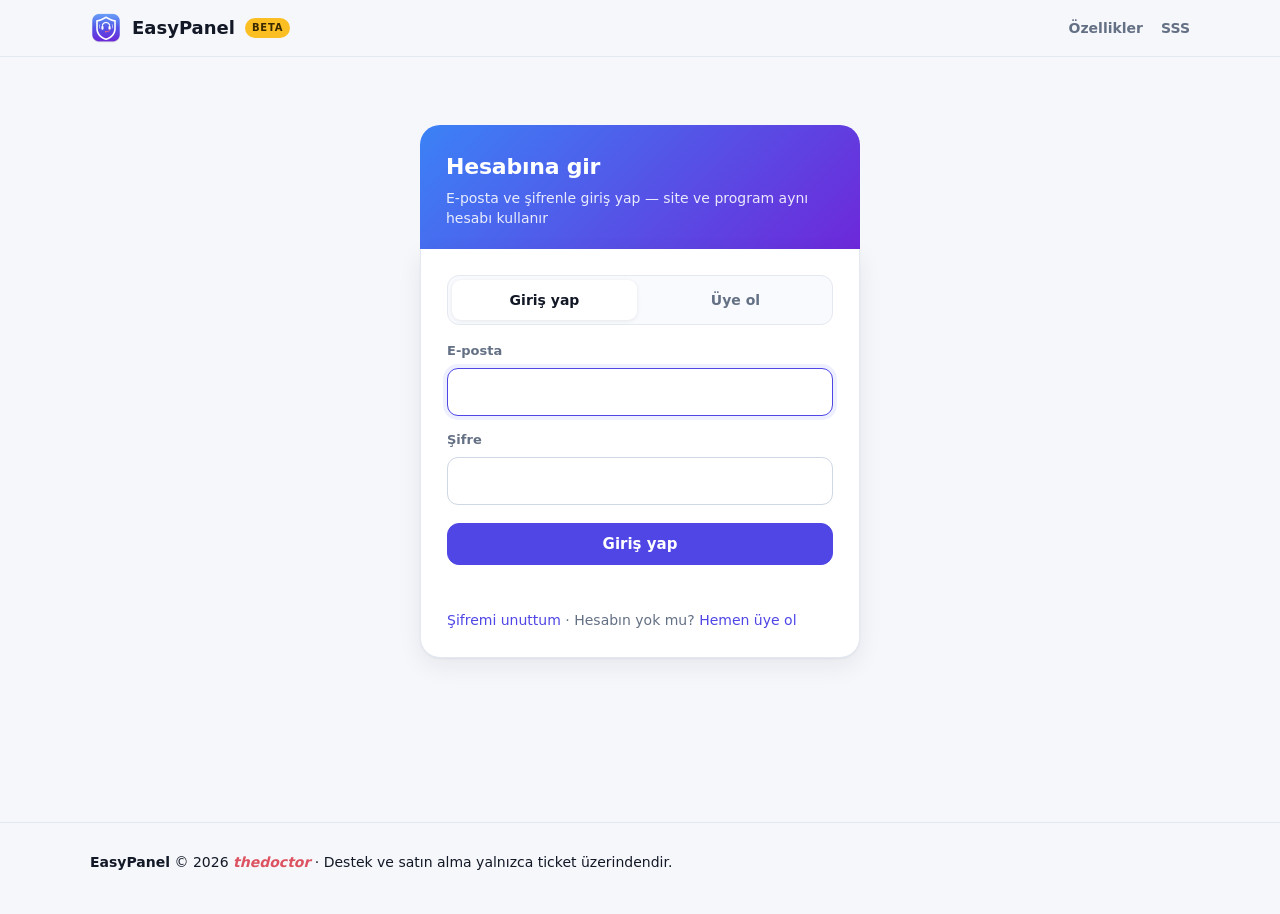
<file: hesap/index.html>
<!doctype html>
<html lang="tr">
<head>
<meta charset="utf-8">
<meta name="viewport" content="width=device-width, initial-scale=1">
<title>Hesabım — EasyPanel</title>
<meta name="robots" content="noindex, nofollow, noarchive, nosnippet">
<meta name="referrer" content="no-referrer">
<meta http-equiv="Content-Security-Policy" content="default-src 'self'; script-src 'self' 'unsafe-inline'; style-src 'self' 'unsafe-inline'; img-src 'self' data:; connect-src https://kmqnpuzssotlywzsjsif.supabase.co http://127.0.0.1:* http://localhost:*; object-src 'none'; base-uri 'self'; form-action 'self';">
<script>if(window.top!==window.self){try{window.top.location=window.location.href;}catch(e){document.documentElement.textContent="";}}</script>
<link rel="icon" href="../assets/logo.png">
<link rel="stylesheet" href="../assets/site.css?v=3">
<style>
  .page{max-width:1000px;margin:0 auto;padding:34px 20px 60px}
  .authbox{max-width:440px;margin:34px auto}
  .authbox .top{background:var(--grad);color:#fff;border-radius:20px 20px 0 0;padding:24px 26px 20px}
  .authbox .top h2{color:#fff;margin:0;font-size:22px}
  .authbox .top p{margin:4px 0 0;opacity:.88;font-size:14px;line-height:1.45}
  .authbox .panel{border-radius:0 0 20px 20px;border-top:0}
  .authtabs{display:grid;grid-template-columns:1fr 1fr;gap:6px;background:var(--card2);border:1px solid var(--line);border-radius:12px;padding:4px;margin-bottom:16px}
  .authtabs button{border:0;background:transparent;color:var(--muted);font:inherit;font-weight:600;font-size:14px;padding:9px 10px;border-radius:9px;cursor:pointer;transition:.15s}
  .authtabs button.active{background:var(--card);color:var(--text);box-shadow:0 1px 4px rgba(15,23,42,.08)}
  .fieldhint{font-size:12.5px;color:var(--faint);margin-top:4px;line-height:1.4}
  .csteps{background:var(--card2);border:1px solid var(--line);border-radius:14px;padding:14px 16px;margin:14px 0 4px}
  .csteps div{display:flex;gap:10px;align-items:flex-start;padding:5px 0;font-size:14.5px;line-height:1.45}
  .csteps b{flex:0 0 24px;height:24px;border-radius:50%;background:var(--grad);color:#fff;display:flex;align-items:center;justify-content:center;font-size:12px}
  .cpill{display:inline-block;margin:8px 0 4px;padding:5px 12px;border-radius:99px;background:var(--card2);border:1px solid var(--line);font-weight:600;font-size:13.5px;word-break:break-all}
  .wide{width:100%;margin-top:18px}
  .hello{display:flex;align-items:center;gap:14px;flex-wrap:wrap;margin-bottom:22px}
  .hello h1{font-size:28px;margin:0}
  .hello .sp{flex:1}
  .cards{display:grid;grid-template-columns:1.3fr 1fr;gap:16px}
  @media (max-width:820px){.cards{grid-template-columns:1fr}}
  .card h3{margin:0 0 12px;font-size:16px;color:var(--muted);font-weight:600}
  .big{font-size:26px;font-weight:700;margin:10px 0 2px}
  .bar{height:8px;border-radius:8px;background:var(--line);overflow:hidden;margin-top:12px}
  .bar i{display:block;height:100%;background:var(--grad);border-radius:8px}
  .kv{display:grid;grid-template-columns:130px 1fr;gap:8px 12px;font-size:15px}
  .kv span:nth-child(odd){color:var(--muted)}
  .kv span:nth-child(even){font-weight:600;word-break:break-all}
  .banner{border-radius:14px;padding:14px 18px;margin-bottom:18px;font-weight:600}
  .banner.ok{background:var(--oksoft);color:var(--ok)}
  .banner.err{background:var(--badsoft);color:var(--bad)}
  .section{margin-top:16px}
  .relrow{display:flex;align-items:center;justify-content:space-between;gap:16px 24px;flex-wrap:wrap}
  .relmeta{flex:1;min-width:220px}
  .relhead{display:flex;align-items:center;gap:10px;flex-wrap:wrap}
  .relhead b{color:var(--text);font-size:15px}
  .relnotes{color:var(--muted);font-size:14px;margin-top:4px;line-height:1.5}
  .tickets{display:flex;flex-direction:column;gap:8px;margin-top:12px}
  .tk{display:flex;gap:12px;align-items:center;padding:12px 14px;border:1px solid var(--line);border-radius:12px;cursor:pointer;background:var(--card)}
  .tk:hover{border-color:var(--accent)}
  .tk .s{flex:1;font-weight:600}
  .tk .d{color:var(--faint);font-size:13px}
  .thread{display:flex;flex-direction:column;gap:10px;margin:14px 0;max-height:420px;overflow:auto;padding-right:4px}
  .bubble{max-width:80%;padding:10px 14px;border-radius:14px;white-space:pre-wrap;word-break:break-word;font-size:15px}
  .bubble.me{align-self:flex-end;background:var(--soft);border-bottom-right-radius:4px}
  .bubble.admin{align-self:flex-start;background:var(--card2);border:1px solid var(--line);border-bottom-left-radius:4px}
  .bubble small{display:block;color:var(--faint);font-size:12px;margin-top:4px}
  .row2{display:flex;gap:10px;flex-wrap:wrap;align-items:center}
  dialog{border:1px solid var(--line);border-radius:18px;padding:22px;max-width:440px;width:calc(100% - 32px);background:var(--card);color:var(--text);box-shadow:var(--shadow2)}
  dialog::backdrop{background:rgba(10,14,24,.45)}
  dialog h3{margin:0 0 6px}
  .dlgbtns{display:flex;gap:8px;justify-content:flex-end;margin-top:16px}
</style>
</head>
<body>
<header class="nav">
  <div class="row">
    <a class="brand" href="../"><img src="../assets/logo.png" alt=""><span>EasyPanel</span><span class="beta">BETA</span></a>
    <nav class="links"><a href="../#ozellikler">Özellikler</a><a href="../#sss">SSS</a></nav>
    <a class="btn small hidden" id="adminTop" href="../yonetim/">Yönetim</a>
    <button class="btn small hidden" id="logoutTop">Çıkış</button>
  </div>
</header>

<main class="page">
  <div id="banner" class="banner hidden"></div>

  <!-- giriş / üye ol -->
  <div id="vLogin" class="authbox hidden">
    <div class="top"><h2 id="authTitle">Hesabına gir</h2><p id="authSub">E-posta ve şifrenle giriş yap — site ve program aynı hesabı kullanır</p></div>
    <div class="panel">
      <div class="authtabs" role="tablist">
        <button type="button" id="tabLogin" class="active" role="tab" aria-selected="true">Giriş yap</button>
        <button type="button" id="tabSignup" role="tab" aria-selected="false">Üye ol</button>
      </div>

      <div id="fLogin">
        <label>E-posta</label><input id="lEmail" type="email" autocomplete="username">
        <label>Şifre</label><input id="lPass" type="password" autocomplete="current-password">
        <button class="btn primary wide" id="lBtn">Giriş yap</button>
        <div class="msg" id="lMsg"></div>
        <p class="muted" style="font-size:14px;margin:10px 0 0"><a href="#" id="forgot">Şifremi unuttum</a> · Hesabın yok mu? <a href="#kayit" id="goSignup">Hemen üye ol</a></p>
      </div>

      <div id="fSignup" class="hidden">
        <label>Kullanıcı adı</label><input id="sUser" type="text" maxlength="24" autocomplete="username" placeholder="ör. burak_ts3">
        <div class="fieldhint">3–24 karakter · harf, rakam, _, . veya -</div>
        <label>E-posta</label><input id="sEmail" type="email" autocomplete="email" placeholder="ornek@mail.com">
        <label>Şifre</label><input id="sPass" type="password" autocomplete="new-password" placeholder="En az 8 karakter">
        <label>Şifre (tekrar)</label><input id="sPass2" type="password" autocomplete="new-password" placeholder="Şifreni tekrar yaz">
        <label>TeamSpeak adın <span class="muted" style="font-weight:400">(isteğe bağlı)</span></label><input id="sTs" type="text" maxlength="30" placeholder="ör. Burak">
        <button class="btn primary wide" id="sBtn">Kayıt ol</button>
        <div class="msg" id="sMsg"></div>
        <p class="fieldhint" style="margin-top:10px">Kayıt sonrası e-postana onay bağlantısı gönderilir. Onayladıktan sonra hesabın açılır ve doğrudan ticket oluşturarak satın alım yapabilirsin.</p>
      </div>
    </div>
  </div>

  <!-- e-posta onayı bekleniyor -->
  <div id="vConfirm" class="authbox hidden">
    <div class="top"><h2>E-postanı onayla</h2><p>Hesabın oluşturuldu — devam etmek için e-posta adresini doğrula</p></div>
    <div class="panel">
      <p style="margin:0 0 6px;font-size:15px">Onay bağlantısı şu adrese gönderildi:</p>
      <div class="cpill" id="cEmail"></div>
      <div class="csteps">
        <div><b>1</b><span>Gelen kutundaki (ve <strong>spam / gereksiz</strong> klasöründeki) EasyPanel onay e-postasını aç.</span></div>
        <div><b>2</b><span>E-postadaki <strong>onay bağlantısına tıkla</strong> — hesabın anında doğrulanıp açılır.</span></div>
        <div><b>3</b><span>Açılan <strong>Hesabım</strong> panelinde <strong>Yeni ticket</strong> açarak abonelik satın alabilirsin.</span></div>
      </div>
      <button class="btn primary wide" id="cResend">Onay e-postasını tekrar gönder</button>
      <button class="btn wide" id="cBack" style="margin-top:8px">Giriş ekranına dön</button>
      <div class="msg" id="cMsg"></div>
    </div>
  </div>

  <!-- yeni şifre (e-postadaki sıfırlama bağlantısından) -->
  <div id="vReset" class="authbox hidden">
    <div class="top"><h2>Yeni şifre belirle</h2><p>En az 8 karakter</p></div>
    <div class="panel">
      <label>Yeni şifre</label><input id="r1" type="password" autocomplete="new-password">
      <label>Yeni şifre (tekrar)</label><input id="r2" type="password" autocomplete="new-password">
      <button class="btn primary wide" id="rBtn">Şifreyi kaydet</button>
      <div class="msg" id="rMsg"></div>
    </div>
  </div>

  <!-- hesap -->
  <div id="vAccount" class="hidden">
    <div class="hello"><h1 id="hName">Merhaba</h1><span class="sp"></span><span id="hSub"></span></div>
    <div class="cards">
      <div class="card">
        <h3>Abonelik</h3>
        <div id="subBadge"></div>
        <div class="big" id="subBig">—</div>
        <div class="muted" id="subSmall"></div>
        <div class="bar hidden" id="subBarWrap"><i id="subBar"></i></div>
        <div class="row2" style="margin-top:16px" id="subCta"></div>
      </div>
      <div class="card">
        <h3>Hesap</h3>
        <div class="kv" id="kv"></div>
      </div>
    </div>

    <div class="card section">
      <h3>Program</h3>
      <div id="dl" class="muted">Yükleniyor…</div>
    </div>

    <div class="card section">
      <h3>Kullanım kılavuzu</h3>
      <div class="row2">
        <div style="flex:1;min-width:220px"><b>EasyPanel Kullanım Kılavuzu</b> <span class="muted">(PDF, 14 sayfa)</span><br>
          <span class="muted" style="font-size:14px">Kurulum, hesap, çoklu sunucu bağlantısı, tüm bölümler ve sık karşılaşılan sorunlar.</span></div>
        <a class="btn small" href="../kilavuz/EasyPanel_Kullanim_Kilavuzu.pdf" target="_blank" rel="noopener">Aç</a>
        <a class="btn primary small" href="../kilavuz/EasyPanel_Kullanim_Kilavuzu.pdf" download>İndir</a>
      </div>
    </div>

    <div class="card section" id="destek">
      <div class="row2"><h3 style="margin:0">Destek talepleri</h3><span class="sp" style="flex:1"></span><button class="btn primary small" id="newTicketBtn">Yeni ticket</button></div>
      <div id="newTicket" class="hidden">
        <label>Konu</label><input id="tSubject" maxlength="120" placeholder="ör. Bilgisayar değiştirdim, cihaz sıfırlaması">
        <label>Mesaj</label><textarea id="tBody" rows="5" maxlength="4000" placeholder="Sorununu ya da isteğini yaz…"></textarea>
        <div class="row2" style="margin-top:12px"><button class="btn primary small" id="tSend">Gönder</button><button class="btn small" id="tCancel">Vazgeç</button></div>
        <div class="msg" id="tMsg"></div>
      </div>
      <div id="ticketView" class="hidden">
        <div class="row2" style="margin-top:12px"><button class="btn small" id="tBack">← Taleplerim</button><b id="tvTitle"></b><span id="tvBadge"></span></div>
        <div class="thread" id="thread"></div>
        <div id="replyBox"><textarea id="rBody" rows="3" maxlength="4000" placeholder="Cevabını yaz…"></textarea>
          <div class="row2" style="margin-top:10px"><button class="btn primary small" id="rSend">Gönder</button><button class="btn small" id="tClose">Talebi kapat</button></div>
          <div class="msg" id="rvMsg"></div></div>
      </div>
      <div class="tickets" id="tickets"></div>
    </div>

    <div class="card section">
      <h3>Güvenlik</h3>
      <div class="row2">
        <button class="btn small" id="chgPass">Şifremi değiştir</button>
        <button class="btn small" id="logout">Çıkış yap</button>
        <span style="flex:1"></span>
        <button class="btn small danger" id="delAcc">Hesabımı sil</button>
      </div>
    </div>
  </div>
</main>

<dialog id="dlg"><h3 id="dTitle"></h3><div id="dBody" class="muted"></div><div class="msg err" id="dMsg"></div>
  <div class="dlgbtns"><button class="btn small" id="dNo">Vazgeç</button><button class="btn primary small" id="dYes">Tamam</button></div></dialog>

<footer class="foot"><div class="wrap"><div><b>EasyPanel</b> © 2026 <i class="author">thedoctor</i> · Destek ve satın alma yalnızca ticket üzerindendir.</div></div></footer>

<script>
"use strict";
let SB = "https://kmqnpuzssotlywzsjsif.supabase.co";
let KEY = "sb_publishable_EjtHW7oEzlKbCmHWnmUjOw_iyiPqiZ6";
// yerel test: http://127.0.0.1:…/hesap/?sb=…&key=…
if (/^(127\.0\.0\.1|localhost)$/.test(location.hostname)) { const q = new URLSearchParams(location.search); if (q.get("sb")) SB = q.get("sb"); if (q.get("key")) KEY = q.get("key"); }

const $ = id => document.getElementById(id);
const DAY = 864e5;
const ss = { get(k){ try { return sessionStorage.getItem(k); } catch(e){ return null; } }, set(k,v){ try { sessionStorage.setItem(k,v); } catch(e){} }, del(k){ try { sessionStorage.removeItem(k); } catch(e){} } };
const CONFIRM_REDIRECT = "https://easypanel.tr/onay/";
let session = null, me = null, tickets = [], openTicket = null, loginFails = 0, loginLockUntil = 0, serverOffsetMs = 0, pendingEmail = "";

function show(v){ for (const id of ["vLogin","vConfirm","vReset","vAccount"]) $(id).classList.toggle("hidden", id !== v); $("logoutTop").classList.toggle("hidden", v !== "vAccount"); if (v !== "vAccount") $("adminTop").classList.add("hidden"); }
function setAuthTab(mode){
  const isSignup = mode === "signup";
  $("tabLogin").classList.toggle("active", !isSignup);
  $("tabSignup").classList.toggle("active", isSignup);
  $("tabLogin").setAttribute("aria-selected", String(!isSignup));
  $("tabSignup").setAttribute("aria-selected", String(isSignup));
  $("fLogin").classList.toggle("hidden", isSignup);
  $("fSignup").classList.toggle("hidden", !isSignup);
  $("authTitle").textContent = isSignup ? "Yeni hesap oluştur" : "Hesabına gir";
  $("authSub").textContent = isSignup
    ? "Üye ol, e-postanı onayla ve hemen ticket açarak satın al"
    : "E-posta ve şifrenle giriş yap — site ve program aynı hesabı kullanır";
  $("lMsg").textContent = ""; $("sMsg").textContent = "";
  setTimeout(() => $(isSignup ? "sUser" : "lEmail").focus(), 30);
}
function banner(text, ok){ const b=$("banner"); b.textContent=text; b.className="banner " + (ok ? "ok" : "err"); }
function fmtDay(d){ return d ? new Date(d).toLocaleDateString("tr-TR",{day:"2-digit",month:"long",year:"numeric"}) : "—"; }
function fmt(d){ return d ? new Date(d).toLocaleString("tr-TR",{day:"2-digit",month:"short",year:"numeric",hour:"2-digit",minute:"2-digit"}) : "—"; }
function el(t,c,x){ const e=document.createElement(t); if(c) e.className=c; if(x!==undefined) e.textContent=x; return e; }

// ---- Anti-bot iş kanıtı (SHA-256, hex'te 5 sıfır — ~0.5–1.5 sn)
const SHA_K = new Uint32Array([
  0x428a2f98,0x71374491,0xb5c0fbcf,0xe9b5dba5,0x3956c25b,0x59f111f1,0x923f82a4,0xab1c5ed5,
  0xd807aa98,0x12835b01,0x243185be,0x550c7dc3,0x72be5d74,0x80deb1fe,0x9bdc06a7,0xc19bf174,
  0xe49b69c1,0xefbe4786,0x0fc19dc6,0x240ca1cc,0x2de92c6f,0x4a7484aa,0x5cb0a9dc,0x76f988da,
  0x983e5152,0xa831c66d,0xb00327c8,0xbf597fc7,0xc6e00bf3,0xd5a79147,0x06ca6351,0x14292967,
  0x27b70a85,0x2e1b2138,0x4d2c6dfc,0x53380d13,0x650a7354,0x766a0abb,0x81c2c92e,0x92722c85,
  0xa2bfe8a1,0xa81a664b,0xc24b8b70,0xc76c51a3,0xd192e819,0xd6990624,0xf40e3585,0x106aa070,
  0x19a4c116,0x1e376c08,0x2748774c,0x34b0bcb5,0x391c0cb3,0x4ed8aa4a,0x5b9cca4f,0x682e6ff3,
  0x748f82ee,0x78a5636f,0x84c87814,0x8cc70208,0x90befffa,0xa4506ceb,0xbef9a3f7,0xc67178f2
]);
const SHA_W = new Int32Array(64);
function sha256FirstWord(bytes){
  const len = bytes.length, total = ((len + 9 + 63) >> 6) << 6;
  const buf = new Uint8Array(total);
  buf.set(bytes); buf[len] = 0x80;
  const bitLen = len * 8;
  buf[total - 4] = (bitLen >>> 24) & 255; buf[total - 3] = (bitLen >>> 16) & 255;
  buf[total - 2] = (bitLen >>> 8) & 255; buf[total - 1] = bitLen & 255;
  let h0=0x6a09e667|0,h1=0xbb67ae85|0,h2=0x3c6ef372|0,h3=0xa54ff53a|0,h4=0x510e527f|0,h5=0x9b05688c|0,h6=0x1f83d9ab|0,h7=0x5be0cd19|0;
  for (let o = 0; o < total; o += 64) {
    for (let i = 0; i < 16; i++) { const j = o + i * 4; SHA_W[i] = (buf[j]<<24)|(buf[j+1]<<16)|(buf[j+2]<<8)|buf[j+3]; }
    for (let i = 16; i < 64; i++) {
      const s0 = ((SHA_W[i-15]>>>7)|(SHA_W[i-15]<<25)) ^ ((SHA_W[i-15]>>>18)|(SHA_W[i-15]<<14)) ^ (SHA_W[i-15]>>>3);
      const s1 = ((SHA_W[i-2]>>>17)|(SHA_W[i-2]<<15)) ^ ((SHA_W[i-2]>>>19)|(SHA_W[i-2]<<13)) ^ (SHA_W[i-2]>>>10);
      SHA_W[i] = (SHA_W[i-16] + s0 + SHA_W[i-7] + s1) | 0;
    }
    let a=h0,b=h1,c=h2,d=h3,e=h4,f=h5,g=h6,h=h7;
    for (let i = 0; i < 64; i++) {
      const S1 = ((e>>>6)|(e<<26)) ^ ((e>>>11)|(e<<21)) ^ ((e>>>25)|(e<<7));
      const ch = (e & f) ^ (~e & g);
      const t1 = (h + S1 + ch + SHA_K[i] + SHA_W[i]) | 0;
      const S0 = ((a>>>2)|(a<<30)) ^ ((a>>>13)|(a<<19)) ^ ((a>>>22)|(a<<10));
      const maj = (a & b) ^ (a & c) ^ (b & c);
      const t2 = (S0 + maj) | 0;
      h=g; g=f; f=e; e=(d+t1)|0; d=c; c=b; b=a; a=(t1+t2)|0;
    }
    h0=(h0+a)|0; h1=(h1+b)|0; h2=(h2+c)|0; h3=(h3+d)|0;
    h4=(h4+e)|0; h5=(h5+f)|0; h6=(h6+g)|0; h7=(h7+h)|0;
  }
  return h0 >>> 0;
}
async function solvePow(email){
  const ts = String(Math.floor((Date.now() + serverOffsetMs) / 1000));
  const prefix = email.trim().toLowerCase() + ":" + ts + ":";
  const enc = new TextEncoder();
  for (let n = 0; ; n++) {
    if ((sha256FirstWord(enc.encode(prefix + n)) & 0xFFFFF000) === 0) return { ts, nonce: String(n) };
    if (n % 20000 === 19999) await new Promise(r => setTimeout(r, 0));
  }
}

async function api(method, path, body, auth=true, retry=true){
  const h = { apikey: KEY, Accept: "application/json" };
  if (auth && session) h.Authorization = "Bearer " + session.access;
  else if (KEY.startsWith("eyJ")) h.Authorization = "Bearer " + KEY;
  if (body !== undefined) h["Content-Type"] = "application/json";
  let r;
  try { r = await fetch(SB + path, { method, headers: h, body: body !== undefined ? JSON.stringify(body) : undefined, referrerPolicy: "no-referrer" }); }
  catch(e){ throw new Error("Sunucuya ulaşılamadı. İnternet bağlantını kontrol et."); }
  const dh = r.headers.get("date");
  if (dh) { const dt = Date.parse(dh); if (!Number.isNaN(dt)) serverOffsetMs = dt - Date.now(); }
  if (r.status === 401 && auth && retry && session && session.refresh) { if (await refresh()) return api(method, path, body, auth, false); logout(); throw new Error("Oturum süresi doldu, tekrar giriş yap."); }
  const text = await r.text(); let data = null; try { data = text ? JSON.parse(text) : null; } catch(e){}
  if (!r.ok) {
    const m = data && (data.msg || data.error_description || data.message || data.error) || ("HTTP " + r.status);
    if (/invalid login|invalid_credentials/i.test(m)) throw new Error("E-posta ya da şifre yanlış.");
    if (/not confirmed/i.test(m)) throw new Error("E-postan henüz onaylanmamış. Gelen kutundaki (ve spam klasöründeki) onay bağlantısına tıkla.");
    if (/already registered|user_already_exists/i.test(m)) throw new Error("Bu e-postayla zaten bir hesap var. Giriş yap ya da \"Şifremi unuttum\"u kullan.");
    if (/weak_password|password should/i.test(m)) throw new Error("Şifre çok zayıf. En az 8 karakter kullan.");
    if (/email_address_invalid|invalid format|unable to validate email/i.test(m)) throw new Error("E-posta adresi geçersiz.");
    if (/kullanici_adi_dolu/i.test(m)) throw new Error("Bu kullanıcı adı alınmış. Başka bir ad dene.");
    if (/profiles_username_ok/i.test(m)) throw new Error("Kullanıcı adı 3–24 karakter olmalı ve sadece harf, rakam, _, . veya - içermeli.");
    if (/kayit_dogrulamasi_basarisiz/i.test(m)) throw new Error("Güvenlik doğrulaması zaman aşımına uğradı. Cihazının saatini kontrol edip tekrar dene.");
    if (/cihaz_kimligi_yok/i.test(m)) throw new Error("Web kayıt ayarı sunucuda henüz aktif edilmemiş. Yöneticiyle iletişime geç.");
    if (/database error saving new user/i.test(m)) throw new Error("Kayıt kabul edilmedi: bu kullanıcı adı alınmış olabilir.");
    if (/rate|429/i.test(m)) throw new Error("Çok fazla deneme yapıldı. Birkaç dakika sonra tekrar dene.");
    throw new Error(m);
  }
  return data;
}
async function refresh(){
  try { const d = await api("POST","/auth/v1/token?grant_type=refresh_token",{refresh_token:session.refresh},false,false); setSession(d); return true; } catch(e){ return false; }
}
function setSession(d){ session = { access: d.access_token, refresh: d.refresh_token, uid: d.user ? d.user.id : (session ? session.uid : null), email: d.user ? d.user.email : (session ? session.email : null) }; ss.set("ep_s", JSON.stringify(session)); }
function logout(){
  if (session && session.access) {
    try { fetch(SB + "/auth/v1/logout", { method: "POST", headers: { apikey: KEY, Authorization: "Bearer " + session.access }, referrerPolicy: "no-referrer" }); } catch(e){}
  }
  session = null; me = null; tickets = []; openTicket = null;
  ss.del("ep_s"); ss.del("sb_session"); $("adminTop").classList.add("hidden"); show("vLogin"); setAuthTab("login");
}

// ---------------------------------------------------------------- başlangıç: e-posta bağlantıları (onay / şifre sıfırlama)
async function start(){
  const h = new URLSearchParams(location.hash.replace(/^#/, ""));
  if (h.get("type") === "signup") { location.replace("../onay/" + location.search + location.hash); return; }
  if (h.get("error_description") || h.get("error_code")) {
    const desc = decodeURIComponent((h.get("error_description") || "").replace(/\+/g," "));
    const msg = /expired|invalid/i.test(desc) || h.get("error_code") === "otp_expired"
      ? "Bağlantının süresi dolmuş ya da daha önce kullanılmış. Hesabın zaten onaylı olabilir — giriş yapmayı dene, olmuyorsa yeni bağlantı iste."
      : (desc || "Bağlantı geçersiz.");
    banner(msg, false);
    history.replaceState(null,"",location.pathname);
  }
  if (h.get("access_token")) {
    session = { access: h.get("access_token"), refresh: h.get("refresh_token"), uid: null };
    try { const u = await api("GET","/auth/v1/user"); session.uid = u.id; ss.set("ep_s", JSON.stringify(session)); } catch(e){}
    const type = h.get("type");
    history.replaceState(null, "", location.pathname);
    if (type === "recovery") { show("vReset"); return; }
    if (type === "email_change") banner("✓ E-postan güncellendi.", true);
    return enter();
  }
  const s = ss.get("ep_s");
  if (s) { try { session = JSON.parse(s); return enter(); } catch(e){} }
  show("vLogin");
  if (location.hash === "#kayit") setAuthTab("signup");
  else {
    setAuthTab("login");
    if (location.hash === "#destek") banner("Ticket açmak için hesabına gir veya \"Üye ol\" sekmesinden hemen hesap oluştur.", true);
  }
}

window.addEventListener("hashchange", () => {
  if (!session && !$("vLogin").classList.contains("hidden")) {
    if (location.hash === "#kayit") setAuthTab("signup");
    else if (location.hash === "#giris") setAuthTab("login");
  }
});

$("tabLogin").onclick = () => setAuthTab("login");
$("tabSignup").onclick = () => setAuthTab("signup");
$("goSignup").onclick = e => { e.preventDefault(); setAuthTab("signup"); };

$("lPass").addEventListener("keydown", e => { if (e.key === "Enter") $("lBtn").click(); });
$("lBtn").onclick = async () => {
  const m = $("lMsg");
  const waitMs = loginLockUntil - Date.now();
  if (waitMs > 0) { m.className = "msg err"; m.textContent = "Çok fazla hatalı deneme. " + Math.ceil(waitMs / 1000) + " saniye bekle."; return; }
  m.className = "msg"; m.textContent = "Giriş yapılıyor…"; $("lBtn").disabled = true;
  try { const d = await api("POST","/auth/v1/token?grant_type=password",{ email: $("lEmail").value.trim(), password: $("lPass").value }, false); loginFails = 0; loginLockUntil = 0; setSession(d); $("lPass").value=""; m.textContent=""; await enter(); }
  catch(e){
    loginFails++;
    if (loginFails >= 5) loginLockUntil = Date.now() + 60000;
    else if (loginFails >= 3) loginLockUntil = Date.now() + 15000;
    m.className = "msg err"; m.textContent = e.message;
  }
  finally { $("lBtn").disabled = false; }
};

$("sPass2").addEventListener("keydown", e => { if (e.key === "Enter") $("sBtn").click(); });
$("sTs").addEventListener("keydown", e => { if (e.key === "Enter") $("sBtn").click(); });
$("sBtn").onclick = async () => {
  const m = $("sMsg");
  const un = $("sUser").value.trim(), em = $("sEmail").value.trim(), p1 = $("sPass").value, p2 = $("sPass2").value, ts = $("sTs").value.trim();
  m.className = "msg err";
  if (!/^[A-Za-z0-9_.-]{3,24}$/.test(un)) { m.textContent = "Kullanıcı adı 3–24 karakter olmalı ve sadece harf, rakam, _, . veya - içermeli."; $("sUser").focus(); return; }
  if (!/^[^@\s]+@[^@\s]+\.[^@\s]+$/.test(em)) { m.textContent = "Geçerli bir e-posta adresi yaz."; $("sEmail").focus(); return; }
  if (p1.length < 8) { m.textContent = "Şifre en az 8 karakter olmalı."; $("sPass").focus(); return; }
  if (p1 !== p2) { m.textContent = "Şifreler aynı değil."; $("sPass2").focus(); return; }
  if (ts.length > 30) { m.textContent = "TeamSpeak adı en fazla 30 karakter olabilir."; $("sTs").focus(); return; }

  $("sBtn").disabled = true; m.className = "msg"; m.textContent = "Bilgiler kontrol ediliyor…";
  try {
    const chk = await api("POST", "/rest/v1/rpc/signup_check", { u: un, dev: "", em }, false);
    if (chk === "email_taken") throw new Error("Bu e-postayla zaten bir hesap var. Giriş yap ya da \"Şifremi unuttum\"u kullan.");
    if (chk === "username_taken") throw new Error("Bu kullanıcı adı alınmış. Başka bir ad dene.");

    m.textContent = "Güvenlik doğrulaması yapılıyor…";
    const pow = await solvePow(em);

    m.textContent = "Hesabın oluşturuluyor…";
    const d = await api("POST", "/auth/v1/signup?redirect_to=" + encodeURIComponent(CONFIRM_REDIRECT), {
      email: em,
      password: p1,
      data: {
        username: un,
        ts_name: ts,
        signup_source: "web",
        device_name: "Web (easypanel.tr)",
        pow_ts: pow.ts,
        pow_nonce: pow.nonce
      }
    }, false);

    if (d && Array.isArray(d.identities) && d.identities.length === 0) {
      throw new Error("Bu e-postayla zaten bir hesap var. Giriş yap ya da \"Şifremi unuttum\"u kullan.");
    }
    $("sPass").value = ""; $("sPass2").value = "";
    if (d && d.access_token) {
      setSession(d); m.textContent = ""; await enter(); return;
    }
    pendingEmail = em;
    $("cEmail").textContent = em;
    $("cMsg").textContent = "";
    show("vConfirm");
  } catch(e){
    m.className = "msg err"; m.textContent = e.message;
  } finally {
    $("sBtn").disabled = false;
  }
};

$("cResend").onclick = async () => {
  const m = $("cMsg");
  if (!pendingEmail) return;
  $("cResend").disabled = true; m.className = "msg"; m.textContent = "Gönderiliyor…";
  try {
    await api("POST", "/auth/v1/resend?redirect_to=" + encodeURIComponent(CONFIRM_REDIRECT), { type: "signup", email: pendingEmail }, false);
    m.className = "msg ok"; m.textContent = "Yeni onay e-postası gönderildi! Gelen kutunu (ve spam klasörünü) kontrol et.";
  } catch(e){
    m.className = "msg err"; m.textContent = e.message;
  } finally {
    setTimeout(() => { $("cResend").disabled = false; }, 4000);
  }
};
$("cBack").onclick = () => { $("lEmail").value = pendingEmail || $("lEmail").value; show("vLogin"); setAuthTab("login"); };

$("forgot").onclick = async (e) => {
  e.preventDefault();
  const m = $("lMsg"), mail = $("lEmail").value.trim();
  if (!/^[^@\s]+@[^@\s]+\.[^@\s]+$/.test(mail)) { m.className="msg err"; m.textContent = "Önce e-posta adresini yaz, sonra \"Şifremi unuttum\"a bas."; return; }
  try { await api("POST","/auth/v1/recover?redirect_to=" + encodeURIComponent(location.origin + location.pathname), { email: mail }, false); m.className="msg ok"; m.textContent = "Bu adrese kayıtlı bir hesap varsa şifre sıfırlama e-postası gönderildi."; }
  catch(x){ m.className="msg err"; m.textContent = x.message; }
};
$("rBtn").onclick = async () => {
  const m = $("rMsg"); m.className="msg err";
  if ($("r1").value.length < 8) { m.textContent = "Şifre en az 8 karakter olmalı."; return; }
  if ($("r1").value !== $("r2").value) { m.textContent = "Şifreler aynı değil."; return; }
  try { await api("PUT","/auth/v1/user",{ password: $("r1").value }); banner("✓ Şifren değişti. Programa yeni şifrenle girebilirsin.", true); $("r1").value=$("r2").value=""; await enter(); }
  catch(e){ m.textContent = e.message; }
};
$("logout").onclick = $("logoutTop").onclick = logout;

// ---------------------------------------------------------------- hesap
async function enter(){
  show("vAccount");
  try {
    if (!session.uid) { const u = await api("GET","/auth/v1/user"); session.uid = u.id; ss.set("ep_s", JSON.stringify(session)); }
    const rows = await api("GET","/rest/v1/profiles?select=*&id=eq." + encodeURIComponent(session.uid));
    me = rows && rows[0];
  } catch(e){ banner(e.message, false); if (!session) return; }
  renderAccount();
  loadRelease();
  loadTickets();
  api("POST","/rest/v1/rpc/is_admin",{}).then(ok => { $("adminTop").classList.toggle("hidden", ok !== true); }).catch(() => { $("adminTop").classList.add("hidden"); });
}

function subState(){
  if (!me || !me.sub_until) return "none";
  const end = new Date(me.sub_until), now = Date.now();
  if (end <= now) return "ended";
  if (me.sub_start && new Date(me.sub_start) > now) return "later";
  return end - now < 3*DAY ? "soon" : "active";
}

function renderAccount(){
  if (!me) { $("hName").textContent = "Merhaba"; return; }
  $("hName").textContent = "Merhaba, " + me.username;
  const st = subState(), map = { none:["none","Abonelik yok"], active:["ok","Aktif"], soon:["warn","Bitmek üzere"], ended:["bad","Bitti"], later:["info","Henüz başlamadı"] };
  $("subBadge").innerHTML = ""; $("subBadge").append(el("span","badge " + map[st][0], map[st][1]));
  $("hSub").innerHTML = ""; $("hSub").append(el("span","badge " + map[st][0], map[st][1]));
  const big = $("subBig"), small = $("subSmall"), barW = $("subBarWrap"), cta = $("subCta"); cta.innerHTML = "";
  barW.classList.add("hidden");
  if (st === "active" || st === "soon") {
    const left = Math.ceil((new Date(me.sub_until) - Date.now()) / DAY);
    big.textContent = left + " gün kaldı";
    small.textContent = "Bitiş: " + fmtDay(me.sub_until) + (me.sub_start ? "  ·  Başlangıç: " + fmtDay(me.sub_start) : "");
    if (me.sub_start) { const tot = new Date(me.sub_until) - new Date(me.sub_start); $("subBar").style.width = Math.max(3, Math.min(100, (new Date(me.sub_until) - Date.now()) / tot * 100)) + "%"; barW.classList.remove("hidden"); }
    if (st === "soon") { const b = el("button","btn small","Uzatmak için ticket aç"); b.onclick = () => openNewTicket("Abonelik uzatma", "Merhaba, EasyPanel aboneliğimi uzatmak istiyorum.\nKullanıcı adım: " + me.username); cta.append(b); }
  } else if (st === "later") {
    big.textContent = fmtDay(me.sub_start) + "'de başlıyor"; small.textContent = "Bitiş: " + fmtDay(me.sub_until);
  } else if (st === "ended") {
    big.textContent = "Aboneliğin bitti"; small.textContent = "Bitiş: " + fmtDay(me.sub_until);
    const b = el("button","btn primary small","Yenilemek için ticket aç"); b.onclick = () => openNewTicket("Abonelik yenileme", "Merhaba, EasyPanel aboneliğimi yenilemek istiyorum.\nKullanıcı adım: " + me.username);
    cta.append(b);
  } else {
    big.textContent = "Aboneliğin yok"; small.textContent = "Programı kullanmak için abonelik gerekiyor. Satın alma yalnızca ticket üzerinden yapılır.";
    const b = el("button","btn primary small","Satın al / Abonelik talebi aç"); b.onclick = () => openNewTicket("Abonelik satın alma", "Merhaba, EasyPanel aboneliği satın almak istiyorum.\nKullanıcı adım: " + me.username);
    cta.append(b);
  }
  const kv = $("kv"); kv.innerHTML = "";
  const add = (k, v) => { kv.append(el("span", null, k), el("span", null, v || "—")); };
  add("Kullanıcı adı", me.username); add("E-posta", me.email); add("TS adı", me.ts_name);
  add("Kayıt", fmtDay(me.created_at)); add("Son giriş", fmt(me.last_login)); add("Program", me.app_version ? "v" + me.app_version : "—");
  add("Bilgisayar", me.device_name ? me.device_name + "  (değiştirmek için destek talebi aç)" : "Henüz bağlanmadı");
}

async function loadRelease(){
  const box = $("dl"); box.innerHTML = "";
  const st = subState();
  if (!(st === "active" || st === "soon")) { box.textContent = "Programı indirmek için aktif abonelik gerekiyor."; return; }
  let rel = null;
  try { const rows = await api("GET","/rest/v1/app_releases?select=version,notes,file_path,created_at&order=created_at.desc&limit=1"); rel = rows && rows[0]; } catch(e){}
  if (!rel) { box.textContent = "İndirilebilir sürüm henüz yüklenmedi. Destek talebi (ticket) açarak bilgi alabilirsin."; return; }
  const b = el("button","btn primary small","EasyPanel v" + rel.version + " indir");
  b.onclick = async () => {
    b.disabled = true; b.textContent = "İndiriliyor…";
    try {
      const r = await fetch(SB + "/storage/v1/object/authenticated/releases/" + rel.file_path.split("/").map(encodeURIComponent).join("/"), { headers: { apikey: KEY, Authorization: "Bearer " + session.access } });
      if (!r.ok) throw new Error("İndirilemedi (" + r.status + ")");
      const blob = await r.blob(), a = document.createElement("a");
      a.href = URL.createObjectURL(blob); a.download = "EasyPanel.exe"; a.click(); setTimeout(() => URL.revokeObjectURL(a.href), 5000);
      b.textContent = "İndirildi ✓";
    } catch(e){ b.textContent = e.message; }
    setTimeout(() => { b.disabled = false; b.textContent = "EasyPanel v" + rel.version + " indir"; }, 3000);
  };
  const row = el("div", "relrow"), meta = el("div", "relmeta"), head = el("div", "relhead");
  head.append(el("b", null, "EasyPanel v" + rel.version), el("span", "muted", fmtDay(rel.created_at)));
  meta.append(head);
  if (rel.notes) meta.append(el("div", "relnotes", rel.notes));
  row.append(meta, b);
  box.append(row);
}

// ---------------------------------------------------------------- destek
const ST = { open:["warn","Yanıt bekliyor"], answered:["ok","Yanıtlandı"], closed:["none","Kapandı"] };
async function loadTickets(){
  try { tickets = await api("GET","/rest/v1/tickets?select=*&order=updated_at.desc") || []; }
  catch(e){ tickets = []; if (/tickets|PGRST205/.test(e.message)) { $("tickets").innerHTML = ""; $("tickets").append(el("div","muted","Destek sistemi henüz kurulmadı.")); return; } }
  renderTickets();
  if (location.hash === "#destek") {
    if (me && subState() === "none" && !tickets.length && $("newTicket").classList.contains("hidden")) {
      openNewTicket("Abonelik satın alma", "Merhaba, EasyPanel aboneliği satın almak istiyorum.\nKullanıcı adım: " + me.username);
    } else {
      $("destek").scrollIntoView({behavior:"smooth"});
    }
  }
}
function renderTickets(){
  const box = $("tickets"); box.innerHTML = "";
  if (openTicket) return;
  if (!tickets.length) { box.append(el("div","muted","Henüz destek talebin yok.")); return; }
  for (const t of tickets) {
    const r = el("div","tk"); r.append(el("span","badge " + ST[t.status][0], ST[t.status][1]), el("span","s", t.subject), el("span","d", fmt(t.updated_at)));
    r.onclick = () => openThread(t); box.append(r);
  }
}
function openNewTicket(subject, body){
  $("newTicket").classList.remove("hidden"); $("tSubject").value = subject || ""; $("tBody").value = body || ""; $("tMsg").textContent = "";
  $("destek").scrollIntoView({behavior:"smooth"}); setTimeout(() => (subject ? $("tBody") : $("tSubject")).focus(), 300);
}
$("newTicketBtn").onclick = () => openNewTicket();
$("tCancel").onclick = () => $("newTicket").classList.add("hidden");
$("tSend").onclick = async () => {
  const m = $("tMsg"); m.className = "msg"; $("tSend").disabled = true;
  try {
    await api("POST","/rest/v1/rpc/create_ticket",{ p_subject: $("tSubject").value, p_body: $("tBody").value });
    $("newTicket").classList.add("hidden"); banner("✓ Talebin alındı. Cevap gelince burada görürsün.", true); await loadTickets();
  } catch(e){ m.className = "msg err"; m.textContent = e.message; }
  finally { $("tSend").disabled = false; }
};
async function openThread(t){
  openTicket = t; $("tickets").innerHTML = ""; $("newTicket").classList.add("hidden"); $("ticketView").classList.remove("hidden");
  $("tvTitle").textContent = t.subject; $("tvBadge").innerHTML = ""; $("tvBadge").append(el("span","badge " + ST[t.status][0], ST[t.status][1]));
  $("replyBox").classList.toggle("hidden", t.status === "closed"); $("rvMsg").textContent = "";
  const th = $("thread"); th.innerHTML = ""; th.append(el("div","muted","Yükleniyor…"));
  try {
    const msgs = await api("GET","/rest/v1/ticket_messages?select=*&ticket_id=eq." + t.id + "&order=created_at.asc") || [];
    th.innerHTML = "";
    for (const m of msgs) { const b = el("div","bubble " + (m.is_admin ? "admin" : "me"), m.body); b.append(el("small", null, (m.is_admin ? "EasyPanel destek · " : "Sen · ") + fmt(m.created_at))); th.append(b); }
    th.scrollTop = th.scrollHeight;
  } catch(e){ th.innerHTML = ""; th.append(el("div","msg err", e.message)); }
}
$("tBack").onclick = async () => { openTicket = null; $("ticketView").classList.add("hidden"); await loadTickets(); };
$("rSend").onclick = async () => {
  const m = $("rvMsg"); m.className = "msg"; $("rSend").disabled = true;
  try { await api("POST","/rest/v1/rpc/add_ticket_message",{ p_ticket: openTicket.id, p_body: $("rBody").value }); $("rBody").value = ""; openTicket.status = "open"; await openThread(openTicket); }
  catch(e){ m.className = "msg err"; m.textContent = e.message; }
  finally { $("rSend").disabled = false; }
};
$("tClose").onclick = async () => {
  if (!await ask("Talebi kapat", "Bu destek talebi kapatılsın mı? Kapandıktan sonra yazılamaz; gerekirse yeni talep açabilirsin.")) return;
  try { await api("POST","/rest/v1/rpc/close_my_ticket",{ p_ticket: openTicket.id }); openTicket.status = "closed"; await openThread(openTicket); }
  catch(e){ $("rvMsg").className = "msg err"; $("rvMsg").textContent = e.message; }
};

// ---------------------------------------------------------------- güvenlik
function ask(title, text, field){
  return new Promise(res => {
    $("dTitle").textContent = title; $("dBody").innerHTML = ""; $("dBody").append(el("p", null, text)); if (field) $("dBody").append(field); $("dMsg").textContent = "";
    const d = $("dlg"); d.showModal();
    $("dYes").onclick = () => { d.close(); res(true); }; $("dNo").onclick = () => { d.close(); res(false); }; d.oncancel = () => res(false);
  });
}
$("chgPass").onclick = async () => {
  const w = el("div"); const a = el("input"); a.type = "password"; a.placeholder = "Yeni şifre (en az 8 karakter)"; const b = el("input"); b.type = "password"; b.placeholder = "Yeni şifre (tekrar)"; b.style.marginTop = "8px"; w.append(a, b);
  if (!await ask("Şifremi değiştir", "Programa da yeni şifrenle girersin.", w)) return;
  if (a.value.length < 8 || a.value !== b.value) { banner(a.value.length < 8 ? "Şifre en az 8 karakter olmalı." : "Şifreler aynı değil.", false); return; }
  try { await api("PUT","/auth/v1/user",{ password: a.value }); banner("✓ Şifren değişti.", true); } catch(e){ banner(e.message, false); }
};
$("delAcc").onclick = async () => {
  const inp = el("input"); inp.placeholder = "Onay için kullanıcı adını yaz: " + (me ? me.username : "");
  if (!await ask("Hesabımı sil", "Hesabın, aboneliğin ve cihaz kaydın kalıcı olarak silinir. Kalan abonelik süresi de silinir. Bu işlem geri alınamaz.", inp)) return;
  if (!me || inp.value.trim().toLowerCase() !== me.username.toLowerCase()) { banner("Kullanıcı adı eşleşmedi; hesap silinmedi.", false); return; }
  try { await api("POST","/rest/v1/rpc/delete_my_account",{}); logout(); banner("Hesabın silindi.", true); } catch(e){ banner(e.message, false); }
};

start();
</script>
</body>
</html>
</file>
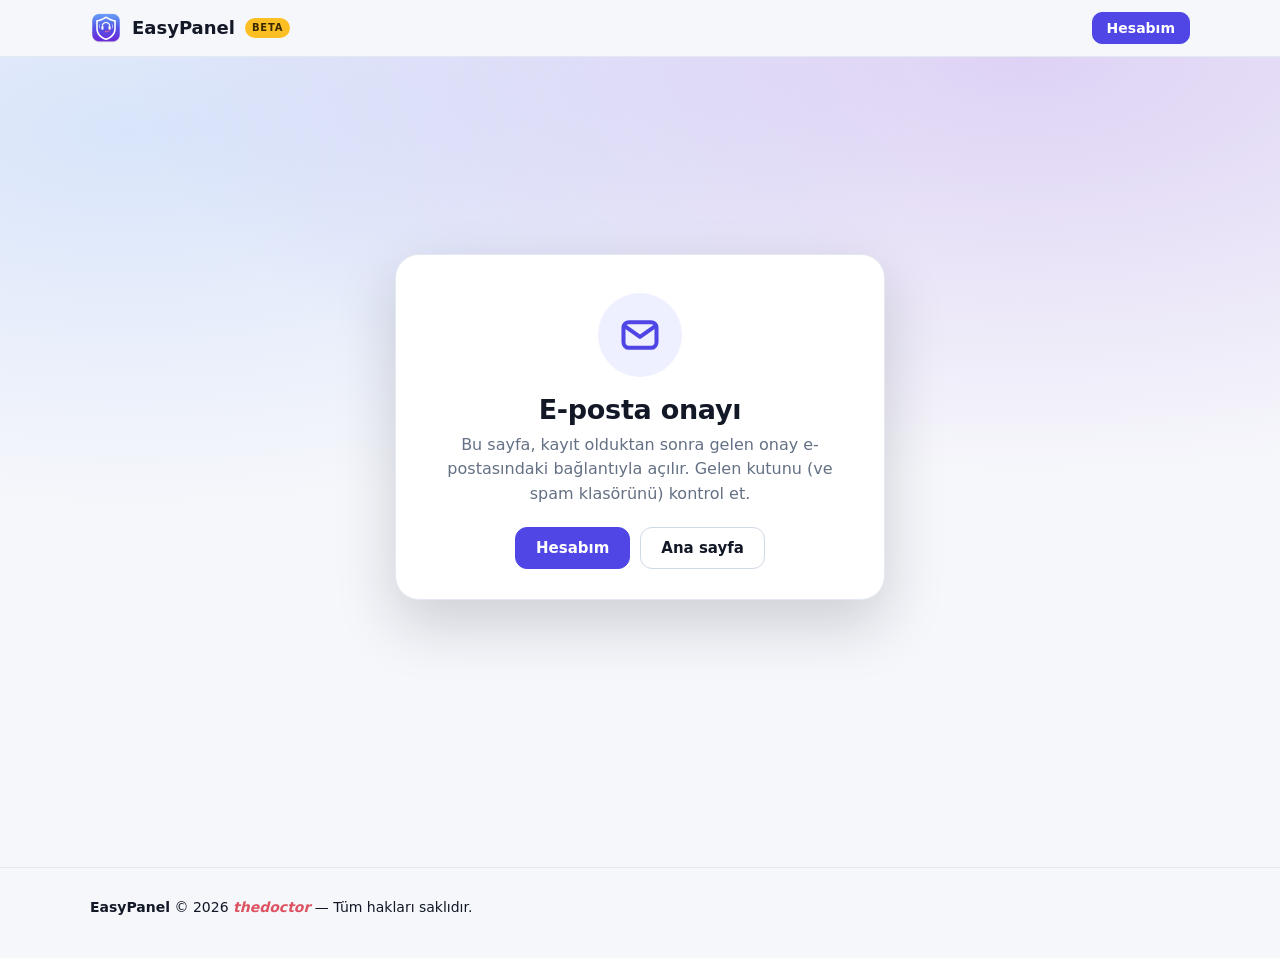
<file: onay/index.html>
<!doctype html>
<html lang="tr">
<head>
<meta charset="utf-8">
<meta name="viewport" content="width=device-width, initial-scale=1">
<title>E-posta onayı — EasyPanel</title>
<meta name="robots" content="noindex, nofollow, noarchive, nosnippet">
<meta name="referrer" content="no-referrer">
<meta http-equiv="Content-Security-Policy" content="default-src 'self'; script-src 'self' 'unsafe-inline'; style-src 'self' 'unsafe-inline'; img-src 'self' data:; connect-src https://kmqnpuzssotlywzsjsif.supabase.co http://127.0.0.1:* http://localhost:*; object-src 'none'; base-uri 'self'; form-action 'self';">
<script>if(window.top!==window.self){try{window.top.location=window.location.href;}catch(e){document.documentElement.textContent="";}}</script>
<link rel="icon" href="../assets/logo.png">
<link rel="stylesheet" href="../assets/site.css">
<style>
  .stage{min-height:calc(100vh - 160px);display:flex;align-items:center;justify-content:center;padding:40px 20px;
    background:radial-gradient(900px 420px at 80% 0%,color-mix(in srgb,#6d28d9 18%,transparent),transparent),radial-gradient(800px 380px at 10% 10%,color-mix(in srgb,#3b82f6 16%,transparent),transparent)}
  .box{width:100%;max-width:490px;background:var(--card);border:1px solid var(--line);border-radius:24px;box-shadow:var(--shadow2);padding:38px 34px 30px;text-align:center}
  .icon{width:84px;height:84px;margin:0 auto 18px;border-radius:50%;display:flex;align-items:center;justify-content:center}
  .icon svg{width:44px;height:44px}
  .icon.ok{background:var(--oksoft);color:var(--ok);animation:pop .45s cubic-bezier(.2,1.4,.4,1)}
  .icon.bad{background:var(--warnsoft);color:var(--warn)}
  .icon.info{background:var(--soft);color:var(--accent)}
  .spin{width:38px;height:38px;border:3.5px solid color-mix(in srgb,var(--accent) 22%,transparent);border-top-color:var(--accent);border-radius:50%;animation:sp .8s linear infinite}
  @keyframes sp{to{transform:rotate(360deg)}}
  @keyframes pop{from{transform:scale(.4);opacity:0}to{transform:scale(1);opacity:1}}
  .icon.ok path{stroke-dasharray:40;stroke-dashoffset:40;animation:draw .5s .25s ease forwards}
  @keyframes draw{to{stroke-dashoffset:0}}
  .box h1{font-size:27px;margin:0 0 8px;letter-spacing:-.01em}
  .box p{color:var(--muted);margin:0 0 6px;line-height:1.55}
  .who{display:inline-block;margin:10px 0 4px;padding:6px 14px;border-radius:99px;background:var(--card2);border:1px solid var(--line);font-weight:600;font-size:14px;word-break:break-all}
  .steps{text-align:left;background:var(--card2);border:1px solid var(--line);border-radius:16px;padding:16px 18px;margin:22px 0 4px}
  .steps div{display:flex;gap:12px;align-items:flex-start;padding:6px 0;font-size:15px}
  .steps b{flex:0 0 26px;height:26px;border-radius:50%;background:var(--grad);color:#fff;display:flex;align-items:center;justify-content:center;font-size:13px}
  .hint{text-align:left;background:var(--card2);border:1px solid var(--line);border-radius:14px;padding:13px 15px;margin:16px 0 0;font-size:14px;color:var(--muted);line-height:1.5}
  .hint strong{color:var(--ink)}
  .actions{display:flex;gap:10px;justify-content:center;flex-wrap:wrap;margin-top:20px}
  .resend{text-align:left;margin-top:18px;padding-top:18px;border-top:1px solid var(--line)}
  .resend .btn{width:100%;margin-top:12px}
</style>
</head>
<body>
<header class="nav">
  <div class="row">
    <a class="brand" href="../"><img src="../assets/logo.png" alt=""><span>EasyPanel</span><span class="beta">BETA</span></a>
    <a class="btn primary small" href="../hesap/" style="margin-left:auto">Hesabım</a>
  </div>
</header>

<main class="stage">
  <!-- doğrulanıyor -->
  <section class="box hidden" id="vWait">
    <div class="icon info"><div class="spin"></div></div>
    <h1>E-postan onaylanıyor…</h1>
    <p>Lütfen birkaç saniye bekle, hesabın doğrulanıyor.</p>
  </section>

  <!-- onaylandı -->
  <section class="box hidden" id="vOk">
    <div class="icon ok"><svg viewBox="0 0 24 24" fill="none" stroke="currentColor" stroke-width="2.6" stroke-linecap="round" stroke-linejoin="round"><path d="M5 12.5l4.5 4.5L19 7.5"/></svg></div>
    <h1>E-postan onaylandı!</h1>
    <p>Hesabın hazır ve oturumun açıldı. Şimdi hesap panelinden ticket açarak satın alım yapabilirsin.</p>
    <span class="who hidden" id="who"></span>
    <div class="steps">
      <div><b>1</b><span>Aşağıdaki butondan <strong>Hesabım</strong> paneline geç.</span></div>
      <div><b>2</b><span><strong>Yeni ticket</strong> oluşturarak abonelik satın alma talebini gönder.</span></div>
      <div><b>3</b><span>Aboneliğin açıldığında <strong>EasyPanel.exe</strong>'yi indirip aynı <strong>e-posta ve şifreyle</strong> giriş yap.</span></div>
    </div>
    <div class="actions">
      <a class="btn primary" href="../hesap/#destek">Hesabıma git &amp; Ticket aç</a>
      <a class="btn" href="../">Ana sayfa</a>
    </div>
  </section>

  <!-- süresi doldu / daha önce kullanılmış -->
  <section class="box hidden" id="vBad">
    <div class="icon bad"><svg viewBox="0 0 24 24" fill="none" stroke="currentColor" stroke-width="2.4" stroke-linecap="round" stroke-linejoin="round"><circle cx="12" cy="12" r="9"/><path d="M12 7v5l3 2"/></svg></div>
    <h1>Bağlantı kullanılamadı</h1>
    <p id="badText">Bu onay bağlantısının süresi dolmuş ya da daha önce kullanılmış olabilir.</p>
    <div class="hint">
      <strong>Not:</strong> Bazı e-posta uygulamaları (Gmail / Outlook) bağlantıyı güvenlik taraması için önizlediğinde hesabın <strong>zaten onaylanmış</strong> olabilir. Önce programa veya Hesabım sayfasına giriş yapmayı dene; onaylı değilse aşağıdan yeni bağlantı iste.
    </div>
    <div class="actions">
      <a class="btn primary" href="../hesap/">Hesabım'a giriş dene</a>
      <a class="btn" href="../">Ana sayfa</a>
    </div>
    <div class="resend">
      <label for="email">Henüz onaylanmadıysa yeni onay bağlantısı iste</label>
      <input id="email" type="email" placeholder="Kayıt olduğun e-posta" autocomplete="email">
      <button class="btn primary" id="sendBtn">Yeni onay bağlantısı gönder</button>
      <div class="msg" id="msg"></div>
    </div>
  </section>

  <!-- doğrudan açıldı -->
  <section class="box hidden" id="vInfo">
    <div class="icon info"><svg viewBox="0 0 24 24" fill="none" stroke="currentColor" stroke-width="2.2" stroke-linecap="round" stroke-linejoin="round"><rect x="3" y="5" width="18" height="14" rx="3"/><path d="M3.5 7l8.5 6 8.5-6"/></svg></div>
    <h1>E-posta onayı</h1>
    <p>Bu sayfa, kayıt olduktan sonra gelen onay e-postasındaki bağlantıyla açılır. Gelen kutunu (ve spam klasörünü) kontrol et.</p>
    <div class="actions"><a class="btn primary" href="../hesap/">Hesabım</a><a class="btn" href="../">Ana sayfa</a></div>
  </section>
</main>

<footer class="foot">
  <div class="wrap"><div><b>EasyPanel</b> © 2026 <i class="author">thedoctor</i> — Tüm hakları saklıdır.</div></div>
</footer>

<script>
let SB = "https://kmqnpuzssotlywzsjsif.supabase.co";
let KEY = "sb_publishable_EjtHW7oEzlKbCmHWnmUjOw_iyiPqiZ6";
// yerel test: http://127.0.0.1:…/onay/?sb=…&key=…
if (/^(127\.0\.0\.1|localhost)$/.test(location.hostname)) { const q = new URLSearchParams(location.search); if (q.get("sb")) SB = q.get("sb"); if (q.get("key")) KEY = q.get("key"); }
const $ = id => document.getElementById(id);
const REDIRECT = "https://easypanel.tr/onay/";
function show(v){ for (const id of ["vWait","vOk","vBad","vInfo"]) $(id).classList.toggle("hidden", id !== v); }
function saveSession(access, refresh, user){
  if (!access) return;
  try {
    sessionStorage.setItem("ep_s", JSON.stringify({
      access, refresh: refresh || "", uid: user && user.id ? user.id : null, email: user && user.email ? user.email : null
    }));
  } catch(e){}
}
function showEmail(email){
  if (!email) return;
  $("who").textContent = email;
  $("who").classList.remove("hidden");
}

(async function(){
  const h = new URLSearchParams(location.hash.replace(/^#/, ""));
  const q = new URLSearchParams(location.search);
  const get = k => h.get(k) || q.get(k);

  // Şifre sıfırlama bağlantısı yanlışlıkla /onay/ sayfasına düşerse /hesap/ sayfasına yönlendir
  if (get("type") === "recovery") {
    location.replace("../hesap/" + location.search + location.hash);
    return;
  }

  let keep = "";
  if (/^(127\.0\.0\.1|localhost)$/.test(location.hostname) && q.get("sb")) keep = "?sb=" + encodeURIComponent(q.get("sb")) + "&key=" + encodeURIComponent(q.get("key") || "");

  // 1) Mail tarayıcılarına dayanıklı doğrulama: ?token_hash=...&type=signup
  const tokenHash = get("token_hash");
  if (tokenHash) {
    const type = get("type") || "signup";
    history.replaceState(null, "", location.pathname + keep);
    show("vWait");
    try {
      const r = await fetch(SB + "/auth/v1/verify", {
        method: "POST",
        headers: { apikey: KEY, "Content-Type": "application/json" },
        body: JSON.stringify({ token_hash: tokenHash, type })
      });
      const d = await r.json().catch(() => ({}));
      if (r.ok) {
        const user = d.user || (d.email ? d : null);
        saveSession(d.access_token, d.refresh_token, user);
        show("vOk");
        if (user && user.email) showEmail(user.email);
        return;
      }
      show("vBad"); $("email").focus(); return;
    } catch(e) {
      $("badText").textContent = "Doğrulama sunucusuna şu an ulaşılamadı. İnternet bağlantını kontrol edip bağlantıya tekrar tıkla.";
      show("vBad"); return;
    }
  }

  if (location.hash || get("error") || get("error_code")) history.replaceState(null, "", location.pathname + keep);

  // 2) Hata parametresiyle dönüldüyse
  if (get("error") || get("error_code")) {
    const code = get("error_code") || "";
    if (code === "otp_expired") $("badText").textContent = "Onay bağlantıları güvenlik için sınırlı süre geçerlidir. Bu bağlantı zaman aşımına uğramış ya da daha önce kullanılmış.";
    show("vBad"); return;
  }

  // 3) Standart Supabase dönüşü (#access_token=...)
  const token = get("access_token");
  if (token) {
    const refresh = get("refresh_token") || "";
    show("vOk");
    try {
      const r = await fetch(SB + "/auth/v1/user", { headers: { apikey: KEY, Authorization: "Bearer " + token } });
      if (r.ok) {
        const u = await r.json();
        saveSession(token, refresh, u);
        if (u && u.email) showEmail(u.email);
      } else {
        saveSession(token, refresh, null);
      }
    } catch(e){ saveSession(token, refresh, null); }
    return;
  }

  show("vInfo");
})();

$("email").addEventListener("keydown", e => { if (e.key === "Enter") $("sendBtn").click(); });
$("sendBtn").onclick = async () => {
  const m = $("msg"), email = $("email").value.trim();
  if (!/^[^@\s]+@[^@\s]+\.[^@\s]+$/.test(email)) { m.className = "msg err"; m.textContent = "Geçerli bir e-posta yaz."; return; }
  $("sendBtn").disabled = true; m.className = "msg"; m.textContent = "Gönderiliyor…";
  try {
    const r = await fetch(SB + "/auth/v1/resend?redirect_to=" + encodeURIComponent(REDIRECT), {
      method: "POST", headers: { apikey: KEY, "Content-Type": "application/json" }, body: JSON.stringify({ type: "signup", email })
    });
    if (r.status === 429) throw new Error("Çok sık istendi. Bir dakika bekleyip tekrar dene.");
    if (!r.ok) { let t = ""; try { const d = await r.json(); t = d.msg || d.error_description || d.message || ""; } catch(e){} throw new Error(/rate|seconds/i.test(t) ? "Çok sık istendi. Bir dakika bekleyip tekrar dene." : "Gönderilemedi" + (t ? ": " + t : ".")); }
    m.className = "msg ok"; m.textContent = "Gönderildi! Gelen kutunu (ve spam klasörünü) kontrol et.";
  } catch(e) { m.className = "msg err"; m.textContent = e.message || "Sunucuya ulaşılamadı."; }
  finally { setTimeout(() => $("sendBtn").disabled = false, 3000); }
};
</script>
</body>
</html>
</file>
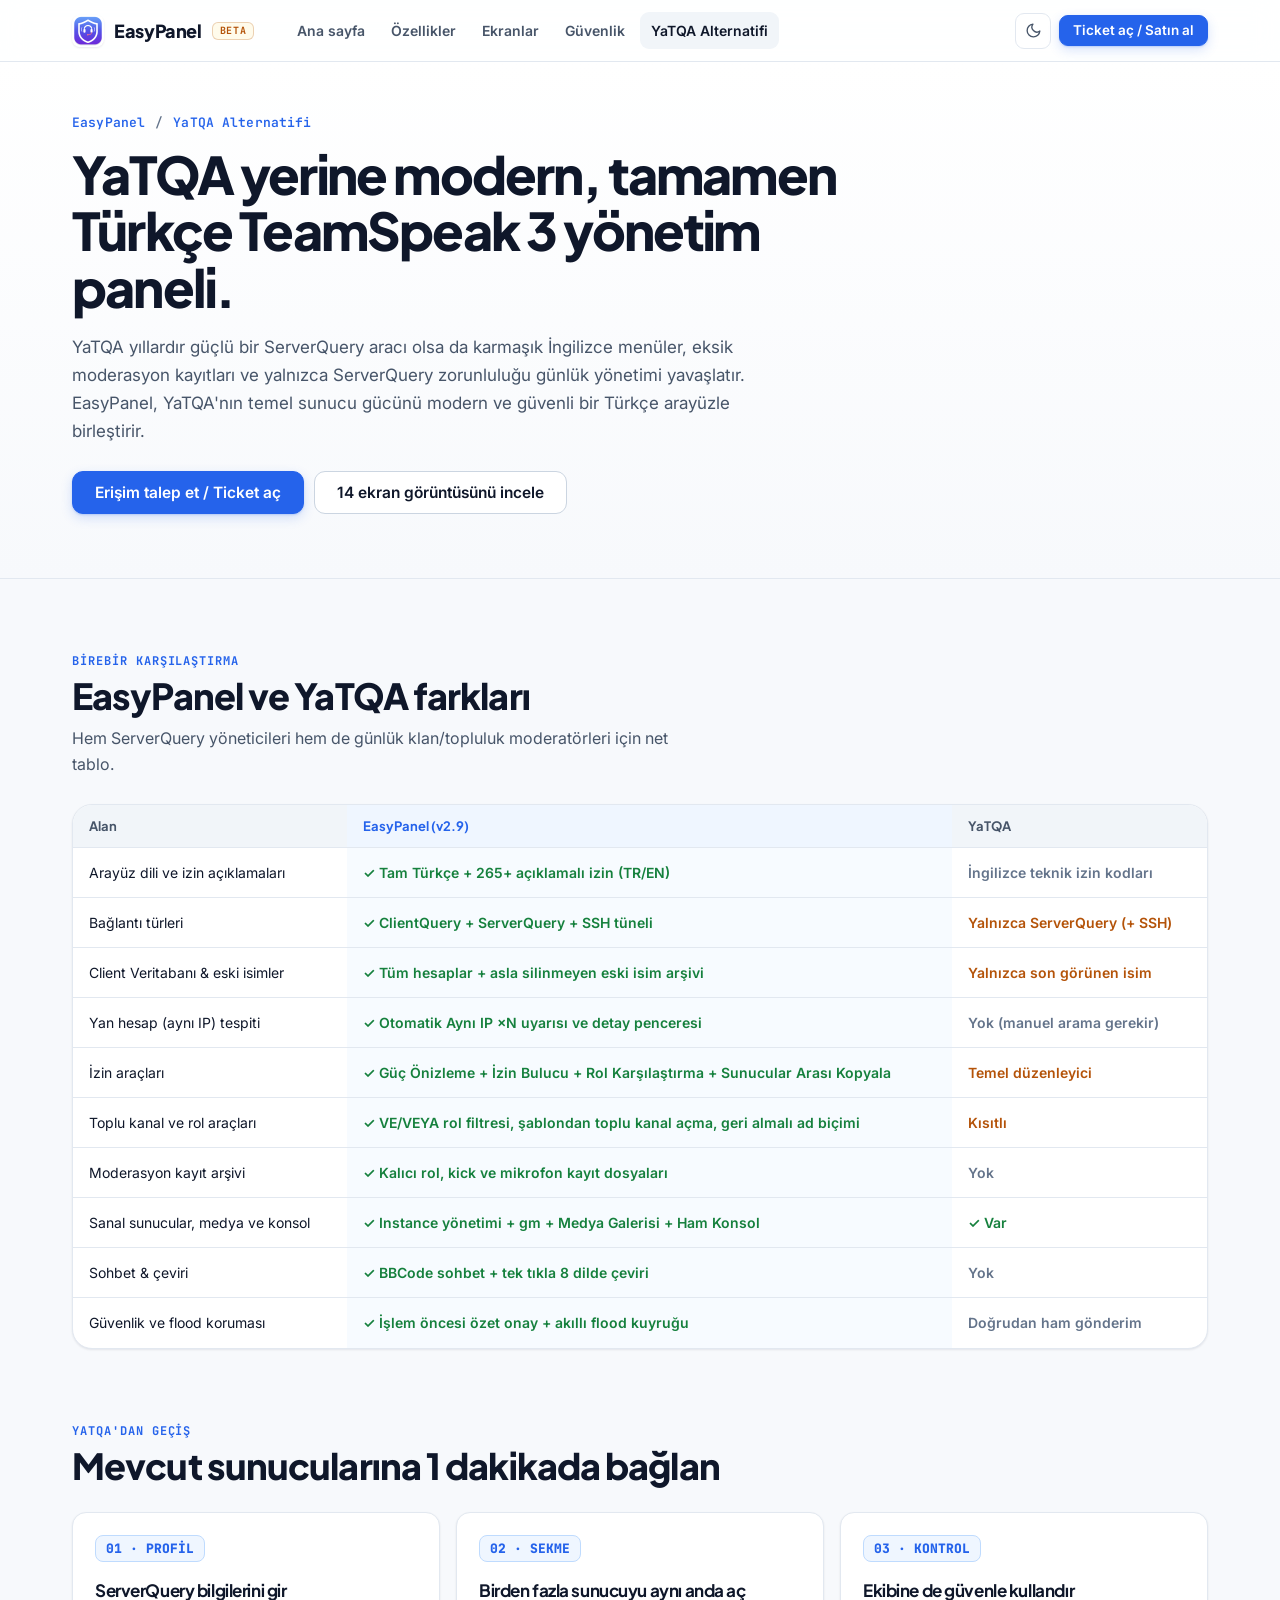
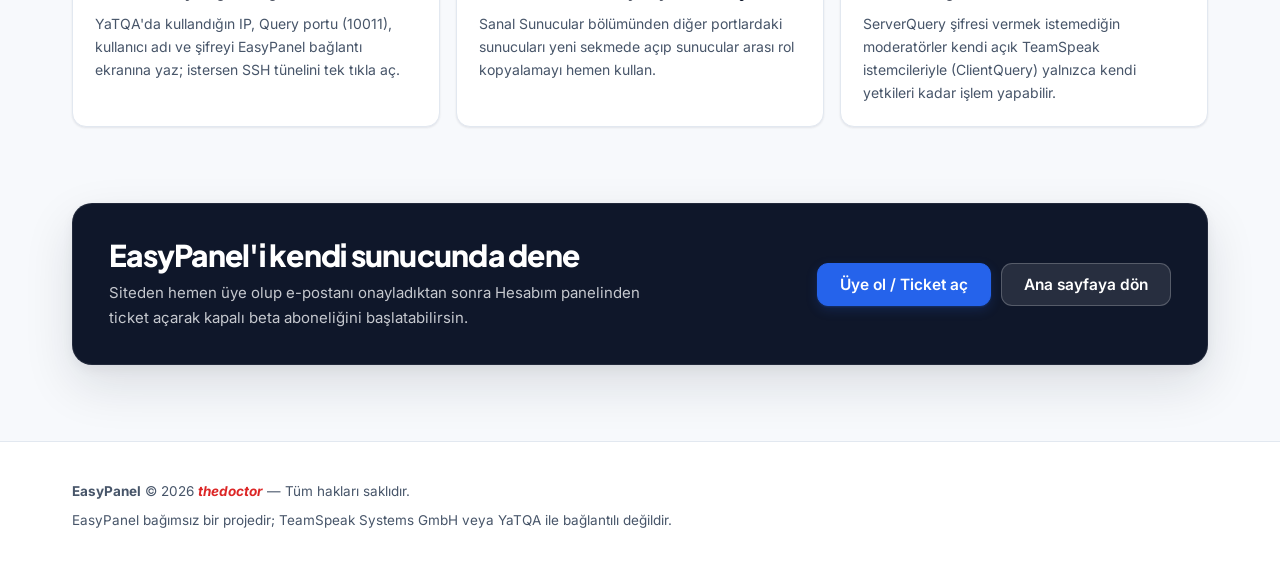
<file: yatqa-alternatifi/index.html>
<!doctype html>
<html lang="tr">
<head>
<meta charset="utf-8">
<meta name="viewport" content="width=device-width, initial-scale=1">
<title>YaTQA Alternatifi: EasyPanel — Türkçe TeamSpeak 3 Yönetim Paneli</title>
<meta name="description" content="YaTQA yerine modern, tamamen Türkçe TeamSpeak 3 yönetim paneli arıyorsan EasyPanel ile tanış. Client Veritabanı, SSH tüneli, yan hesap tespiti, 265+ Türkçe izin ve ClientQuery tek pencerede.">
<meta name="keywords" content="YaTQA alternatifi, Türkçe YaTQA, TeamSpeak 3 yönetim paneli, TS3 admin panel, ServerQuery programı, EasyPanel TS3">
<meta name="robots" content="index, follow, max-image-preview:large">
<meta name="referrer" content="strict-origin-when-cross-origin">
<link rel="canonical" href="https://easypanel.tr/yatqa-alternatifi/">
<meta name="theme-color" content="#2563eb">
<meta property="og:type" content="article">
<meta property="og:site_name" content="EasyPanel">
<meta property="og:locale" content="tr_TR">
<meta property="og:url" content="https://easypanel.tr/yatqa-alternatifi/">
<meta property="og:title" content="YaTQA Alternatifi: EasyPanel — Türkçe TeamSpeak 3 Yönetim Paneli">
<meta property="og:description" content="YaTQA'nın tüm temel sunucu araçları + ClientQuery, kalıcı eski isim arşivi, aynı IP yan hesap tespiti ve 265+ Türkçe izin açıklaması.">
<meta property="og:image" content="https://easypanel.tr/assets/izinler.png">
<link rel="icon" type="image/png" href="../assets/logo.png">
<link rel="preconnect" href="https://fonts.googleapis.com">
<link rel="preconnect" href="https://fonts.gstatic.com" crossorigin>
<link href="https://fonts.googleapis.com/css2?family=Inter:wght@400;500;600;700&family=JetBrains+Mono:wght@500;600;700&family=Plus+Jakarta+Sans:wght@600;700;800&display=swap" rel="stylesheet">
<link rel="stylesheet" href="../assets/landing.css?v=1">
<script type="application/ld+json">
{
  "@context": "https://schema.org",
  "@type": "FAQPage",
  "mainEntity": [
    { "@type": "Question", "name": "EasyPanel, YaTQA'nın yerini tamamen alabilir mi?", "acceptedAnswer": { "@type": "Answer", "text": "Evet. EasyPanel; Client Veritabanı, SSH tüneli, sanal sunucu (instance) yönetimi, genel duyuru (gm), simge/avatar medya galerisi, ham ServerQuery konsolu ve tüm izin düzenleyicisiyle YaTQA'daki günlük ve ileri araçları kapsar." } },
    { "@type": "Question", "name": "YaTQA'da olmayan hangi özellikler EasyPanel'de var?", "acceptedAnswer": { "@type": "Answer", "text": "ClientQuery (açık TeamSpeak istemcisi ile çalışma), 265+ Türkçe izin açıklaması, Güç Önizleme, kalıcı silinmeyen eski isim arşivi, otomatik Aynı IP yan hesap tespiti, rol/kick/mikrofon kayıt dosyaları, toplu kanal oluşturma, toplu ad biçimi ve 8 dilde sohbet çevirisi." } },
    { "@type": "Question", "name": "ServerQuery şifrem olmadan da kullanabilir miyim?", "acceptedAnswer": { "@type": "Answer", "text": "Evet. YaTQA yalnızca ServerQuery ile çalışırken EasyPanel hem ServerQuery/SSH hem de açık TS3 istemcin üzerinden ClientQuery ile bağlanabilir." } }
  ]
}
</script>
</head>
<body>
<div class="scroll-progress" id="scrollBar" aria-hidden="true"></div>

<header class="site-nav" id="siteNav">
  <div class="nav-row">
    <a class="brand" href="../">
      <img src="../assets/logo.png" alt="EasyPanel logosu" width="32" height="32">
      <span>EasyPanel</span>
      <span class="beta-badge">BETA</span>
    </a>
    <nav class="nav-links" aria-label="Menü">
      <a href="../">Ana sayfa</a>
      <a href="../#ozellikler">Özellikler</a>
      <a href="../#ekranlar">Ekranlar</a>
      <a href="../#guvenlik">Güvenlik</a>
      <a class="active" href="./">YaTQA Alternatifi</a>
    </nav>
    <div class="nav-actions">
      <button type="button" class="icon-btn" id="themeBtn" aria-label="Tema değiştir"></button>
      <a class="btn primary small" href="../hesap/#destek">Ticket aç / Satın al</a>
    </div>
  </div>
</header>

<main>
<section class="hero" style="padding:52px 0 42px">
  <div class="wrap">
    <div class="hero-meta"><a href="../">EasyPanel</a> <span>/</span> YaTQA Alternatifi</div>
    <h1 style="max-width:780px">YaTQA yerine modern, tamamen Türkçe TeamSpeak 3 yönetim paneli.</h1>
    <p class="hero-lead" style="max-width:700px">
      YaTQA yıllardır güçlü bir ServerQuery aracı olsa da karmaşık İngilizce menüler, eksik moderasyon kayıtları ve yalnızca ServerQuery zorunluluğu günlük yönetimi yavaşlatır. EasyPanel, YaTQA'nın temel sunucu gücünü modern ve güvenli bir Türkçe arayüzle birleştirir.
    </p>
    <div class="hero-cta">
      <a class="btn primary lg" href="../hesap/#destek">Erişim talep et / Ticket aç</a>
      <a class="btn lg" href="../#ekranlar">14 ekran görüntüsünü incele</a>
    </div>
  </div>
</section>

<section class="section">
  <div class="wrap">
    <div class="section-head">
      <div>
        <span class="eyebrow">Birebir Karşılaştırma</span>
        <h2>EasyPanel ve YaTQA farkları</h2>
        <p class="section-sub">Hem ServerQuery yöneticileri hem de günlük klan/topluluk moderatörleri için net tablo.</p>
      </div>
    </div>

    <div class="comp-card">
      <div class="comp-scroll">
        <table class="comp-table">
          <thead>
            <tr>
              <th>Alan</th>
              <th class="hl">EasyPanel (v2.9)</th>
              <th>YaTQA</th>
            </tr>
          </thead>
          <tbody>
            <tr><td>Arayüz dili ve izin açıklamaları</td><td class="hl"><span class="ck yes">✓ Tam Türkçe + 265+ açıklamalı izin (TR/EN)</span></td><td><span class="ck no">İngilizce teknik izin kodları</span></td></tr>
            <tr><td>Bağlantı türleri</td><td class="hl"><span class="ck yes">✓ ClientQuery + ServerQuery + SSH tüneli</span></td><td><span class="ck part">Yalnızca ServerQuery (+ SSH)</span></td></tr>
            <tr><td>Client Veritabanı &amp; eski isimler</td><td class="hl"><span class="ck yes">✓ Tüm hesaplar + asla silinmeyen eski isim arşivi</span></td><td><span class="ck part">Yalnızca son görünen isim</span></td></tr>
            <tr><td>Yan hesap (aynı IP) tespiti</td><td class="hl"><span class="ck yes">✓ Otomatik Aynı IP ×N uyarısı ve detay penceresi</span></td><td><span class="ck no">Yok (manuel arama gerekir)</span></td></tr>
            <tr><td>İzin araçları</td><td class="hl"><span class="ck yes">✓ Güç Önizleme + İzin Bulucu + Rol Karşılaştırma + Sunucular Arası Kopyala</span></td><td><span class="ck part">Temel düzenleyici</span></td></tr>
            <tr><td>Toplu kanal ve rol araçları</td><td class="hl"><span class="ck yes">✓ VE/VEYA rol filtresi, şablondan toplu kanal açma, geri almalı ad biçimi</span></td><td><span class="ck part">Kısıtlı</span></td></tr>
            <tr><td>Moderasyon kayıt arşivi</td><td class="hl"><span class="ck yes">✓ Kalıcı rol, kick ve mikrofon kayıt dosyaları</span></td><td><span class="ck no">Yok</span></td></tr>
            <tr><td>Sanal sunucular, medya ve konsol</td><td class="hl"><span class="ck yes">✓ Instance yönetimi + gm + Medya Galerisi + Ham Konsol</span></td><td><span class="ck yes">✓ Var</span></td></tr>
            <tr><td>Sohbet &amp; çeviri</td><td class="hl"><span class="ck yes">✓ BBCode sohbet + tek tıkla 8 dilde çeviri</span></td><td><span class="ck no">Yok</span></td></tr>
            <tr><td>Güvenlik ve flood koruması</td><td class="hl"><span class="ck yes">✓ İşlem öncesi özet onay + akıllı flood kuyruğu</span></td><td><span class="ck no">Doğrudan ham gönderim</span></td></tr>
          </tbody>
        </table>
      </div>
    </div>
  </div>
</section>

<section class="section">
  <div class="wrap">
    <div class="section-head">
      <div>
        <span class="eyebrow">YaTQA'dan Geçiş</span>
        <h2>Mevcut sunucularına 1 dakikada bağlan</h2>
      </div>
    </div>
    <div class="steps-grid">
      <div class="step-card">
        <span class="step-num">01 · PROFİL</span>
        <h3>ServerQuery bilgilerini gir</h3>
        <p>YaTQA'da kullandığın IP, Query portu (10011), kullanıcı adı ve şifreyi EasyPanel bağlantı ekranına yaz; istersen SSH tünelini tek tıkla aç.</p>
      </div>
      <div class="step-card">
        <span class="step-num">02 · SEKME</span>
        <h3>Birden fazla sunucuyu aynı anda aç</h3>
        <p>Sanal Sunucular bölümünden diğer portlardaki sunucuları yeni sekmede açıp sunucular arası rol kopyalamayı hemen kullan.</p>
      </div>
      <div class="step-card">
        <span class="step-num">03 · KONTROL</span>
        <h3>Ekibine de güvenle kullandır</h3>
        <p>ServerQuery şifresi vermek istemediğin moderatörler kendi açık TeamSpeak istemcileriyle (ClientQuery) yalnızca kendi yetkileri kadar işlem yapabilir.</p>
      </div>
    </div>
  </div>
</section>

<section class="section">
  <div class="wrap">
    <div class="cta-band">
      <div>
        <h2>EasyPanel'i kendi sunucunda dene</h2>
        <p>Siteden hemen üye olup e-postanı onayladıktan sonra Hesabım panelinden ticket açarak kapalı beta aboneliğini başlatabilirsin.</p>
      </div>
      <div class="cta-band-actions">
        <a class="btn primary lg" href="../hesap/#kayit">Üye ol / Ticket aç</a>
        <a class="btn ghost-light lg" href="../">Ana sayfaya dön</a>
      </div>
    </div>
  </div>
</section>
</main>

<footer class="site-foot" style="padding-bottom:44px">
  <div class="wrap">
    <div class="foot-bottom" style="border-top:0;padding-top:0">
      <div><b>EasyPanel</b> © 2026 <i class="author">thedoctor</i> — Tüm hakları saklıdır.</div>
      <div>EasyPanel bağımsız bir projedir; TeamSpeak Systems GmbH veya YaTQA ile bağlantılı değildir.</div>
    </div>
  </div>
</footer>

<div class="toast" id="toast" role="status" aria-live="polite"></div>
<script src="../assets/landing.js?v=1"></script>
</body>
</html>
</file>
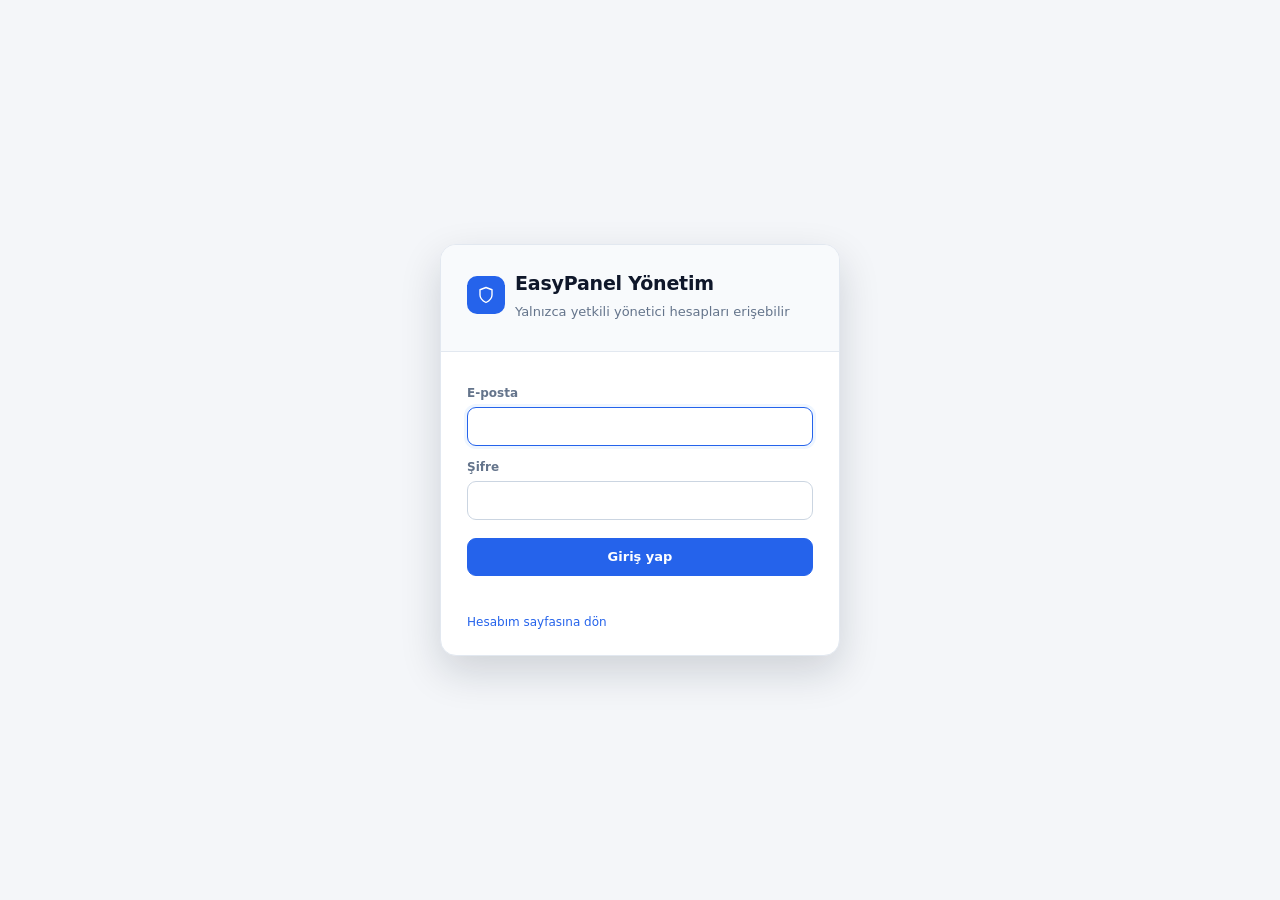
<file: yonetim/index.html>
<!doctype html>
<html lang="tr">
<head>
<meta charset="utf-8">
<meta name="viewport" content="width=device-width, initial-scale=1">
<meta name="robots" content="noindex, nofollow, noarchive, nosnippet">
<meta name="referrer" content="no-referrer">
<meta http-equiv="Content-Security-Policy" content="default-src 'self'; script-src 'self' 'unsafe-inline'; style-src 'self' 'unsafe-inline'; img-src 'self' data:; connect-src https://kmqnpuzssotlywzsjsif.supabase.co http://127.0.0.1:* http://localhost:*; object-src 'none'; base-uri 'self'; form-action 'self';">
<title>EasyPanel Yönetim</title>
<link rel="icon" href="../assets/logo.png">
<script>
(function(){
  if (window.top !== window.self) { try { window.top.location = window.location.href; } catch(e){ document.documentElement.textContent = ""; } return; }
  try{
    var t=localStorage.getItem("ep_admin_theme")||"system";
    if(t==="light"||t==="dark") document.documentElement.dataset.theme=t;
    var d=localStorage.getItem("ep_admin_density")||"cozy";
    if(d==="compact") document.documentElement.dataset.density="compact";
  }catch(e){}
})();
</script>
<style>
  :root{
    --bg:#f4f6f9;--surface:#ffffff;--surface2:#f8fafc;--surface3:#eef2f7;
    --line:#e2e8f0;--line2:#cbd5e1;--text:#0f172a;--text2:#334155;--muted:#64748b;--faint:#94a3b8;
    --accent:#2563eb;--accent2:#1d4ed8;--onaccent:#ffffff;--soft:#eff6ff;--softline:#bfdbfe;
    --ok:#059669;--oksoft:#ecfdf5;--okline:#a7f3d0;
    --bad:#dc2626;--badsoft:#fef2f2;--badline:#fecaca;
    --warn:#d97706;--warnsoft:#fffbeb;--warnline:#fde68a;
    --info:#0284c7;--infosoft:#f0f9ff;--infoline:#bae6fd;
    --shadow:0 1px 2px rgba(15,23,42,.05),0 4px 14px rgba(15,23,42,.05);
    --shadow2:0 16px 40px rgba(15,23,42,.16);
    --radius:12px;--sidebar:244px;
    --pad-cell:11px 14px;
  }
  :root[data-density="compact"]{--pad-cell:7px 12px}
  @media (prefers-color-scheme:dark){ :root:not([data-theme="light"]){
    --bg:#0b0f14;--surface:#111720;--surface2:#161e29;--surface3:#1d2735;
    --line:#232f40;--line2:#314158;--text:#f1f5f9;--text2:#cbd5e1;--muted:#94a3b8;--faint:#64748b;
    --accent:#3b82f6;--accent2:#60a5fa;--onaccent:#ffffff;--soft:rgba(59,130,246,.14);--softline:rgba(59,130,246,.32);
    --ok:#34d399;--oksoft:rgba(16,185,129,.14);--okline:rgba(16,185,129,.3);
    --bad:#f87171;--badsoft:rgba(239,68,68,.14);--badline:rgba(239,68,68,.3);
    --warn:#fbbf24;--warnsoft:rgba(245,158,11,.14);--warnline:rgba(245,158,11,.3);
    --info:#38bdf8;--infosoft:rgba(56,189,248,.14);--infoline:rgba(56,189,248,.3);
    --shadow:0 1px 2px rgba(0,0,0,.35),0 6px 18px rgba(0,0,0,.22);
    --shadow2:0 20px 50px rgba(0,0,0,.55);
  }}
  :root[data-theme="dark"]{
    --bg:#0b0f14;--surface:#111720;--surface2:#161e29;--surface3:#1d2735;
    --line:#232f40;--line2:#314158;--text:#f1f5f9;--text2:#cbd5e1;--muted:#94a3b8;--faint:#64748b;
    --accent:#3b82f6;--accent2:#60a5fa;--onaccent:#ffffff;--soft:rgba(59,130,246,.14);--softline:rgba(59,130,246,.32);
    --ok:#34d399;--oksoft:rgba(16,185,129,.14);--okline:rgba(16,185,129,.3);
    --bad:#f87171;--badsoft:rgba(239,68,68,.14);--badline:rgba(239,68,68,.3);
    --warn:#fbbf24;--warnsoft:rgba(245,158,11,.14);--warnline:rgba(245,158,11,.3);
    --info:#38bdf8;--infosoft:rgba(56,189,248,.14);--infoline:rgba(56,189,248,.3);
    --shadow:0 1px 2px rgba(0,0,0,.35),0 6px 18px rgba(0,0,0,.22);
    --shadow2:0 20px 50px rgba(0,0,0,.55);
  }
  *{box-sizing:border-box}
  html,body{height:100%}
  body{margin:0;background:var(--bg);color:var(--text);font:14px/1.5 "Segoe UI Variable","Segoe UI",system-ui,-apple-system,sans-serif;-webkit-font-smoothing:antialiased}
  a{color:var(--accent);text-decoration:none}
  a:hover{text-decoration:underline}
  .hidden{display:none!important}
  .muted{color:var(--muted)}
  .dim{color:var(--faint);font-size:12px}
  .mono{font-family:ui-monospace,SFMono-Regular,Consolas,monospace;font-size:12.5px}
  svg.ic{width:16px;height:16px;stroke:currentColor;fill:none;stroke-width:1.85;stroke-linecap:round;stroke-linejoin:round;flex:none}
  svg.ic.lg{width:18px;height:18px}

  /* controls */
  label{display:block;font-size:12px;font-weight:600;color:var(--muted);margin:12px 0 5px}
  input[type=text],input[type=email],input[type=password],input[type=date],input[type=number],input[type=search],select,textarea{
    width:100%;padding:8px 11px;border:1px solid var(--line2);border-radius:9px;font:inherit;background:var(--surface);color:var(--text);transition:border-color .15s,box-shadow .15s}
  input:focus,select:focus,textarea:focus{outline:none;border-color:var(--accent);box-shadow:0 0 0 3px var(--soft)}
  input[type=date]{color-scheme:light dark}
  input[type=checkbox]{width:15px;height:15px;accent-color:var(--accent);cursor:pointer;margin:0}
  button{display:inline-flex;align-items:center;justify-content:center;gap:6px;font:600 13px/1.2 "Segoe UI Variable","Segoe UI",system-ui,sans-serif;
    border-radius:9px;border:1px solid var(--line2);background:var(--surface);color:var(--text);padding:8px 12px;cursor:pointer;white-space:nowrap;transition:background .12s,border-color .12s,color .12s}
  button:hover{background:var(--surface2);border-color:var(--line2)}
  button.primary{background:var(--accent);border-color:var(--accent);color:var(--onaccent)}
  button.primary:hover{background:var(--accent2);border-color:var(--accent2)}
  button.ghost{border-color:transparent;background:transparent;color:var(--text2)}
  button.ghost:hover{background:var(--surface3);color:var(--text)}
  button.danger{color:var(--bad)}
  button.danger:hover{border-color:var(--badline);background:var(--badsoft);color:var(--bad)}
  button.sm{padding:6px 10px;font-size:12.5px;border-radius:8px}
  button.icon{padding:7px;width:34px;height:34px}
  button:disabled{opacity:.45;cursor:default;pointer-events:none}
  .wide{width:100%;margin-top:18px;padding:10px}
  .msg{min-height:19px;margin-top:10px;font-size:13px}
  .msg.err{color:var(--bad)} .msg.ok{color:var(--ok)}
  .hint{font-size:12px;color:var(--muted);margin-top:8px}

  /* auth screens */
  .auth{min-height:100vh;display:grid;place-items:center;padding:24px 16px}
  .auth .box{width:100%;max-width:400px;background:var(--surface);border:1px solid var(--line);border-radius:16px;box-shadow:var(--shadow2);overflow:hidden}
  .auth .top{background:var(--surface2);border-bottom:1px solid var(--line);padding:24px 26px 20px}
  .auth .top .brandmark{display:flex;align-items:center;gap:10px;margin-bottom:10px}
  .auth .top .badge-ic{width:38px;height:38px;border-radius:10px;background:var(--accent);color:#fff;display:grid;place-items:center}
  .auth .top h2{margin:0;font-size:19px;font-weight:700;letter-spacing:-.01em}
  .auth .top p{margin:4px 0 0;color:var(--muted);font-size:13px}
  .auth .in{padding:20px 26px 24px}

  /* app shell */
  .shell{display:flex;min-height:100vh}
  .sidebar{width:var(--sidebar);flex:none;background:var(--surface);border-right:1px solid var(--line);display:flex;flex-direction:column;position:sticky;top:0;height:100vh;z-index:20;transition:transform .2s ease}
  .sb-head{padding:16px 16px 14px;border-bottom:1px solid var(--line);display:flex;align-items:center;gap:10px}
  .sb-logo{width:32px;height:32px;border-radius:9px;background:var(--accent);color:#fff;display:grid;place-items:center;font-weight:700;flex:none}
  .sb-title{font-weight:700;font-size:15px;letter-spacing:-.01em;line-height:1.15}
  .sb-sub{font-size:11.5px;color:var(--muted)}
  .sb-nav{padding:12px 10px;display:flex;flex-direction:column;gap:3px;flex:1;overflow-y:auto}
  .nav-item{display:flex;align-items:center;gap:10px;width:100%;padding:9px 11px;border-radius:9px;border:0;background:transparent;color:var(--text2);font:600 13.5px/1.2 inherit;text-align:left;cursor:pointer;justify-content:flex-start}
  .nav-item:hover{background:var(--surface2);color:var(--text)}
  .nav-item.on{background:var(--soft);color:var(--accent)}
  .nav-item .cnt{margin-left:auto;font-size:11px;font-weight:700;padding:2px 7px;border-radius:99px;background:var(--surface3);color:var(--muted)}
  .nav-item.on .cnt{background:var(--accent);color:#fff}
  .nav-item .cnt.alert{background:var(--badsoft);color:var(--bad)}
  .nav-item.on .cnt.alert{background:var(--accent);color:#fff}
  .sb-foot{padding:12px;border-top:1px solid var(--line);display:flex;flex-direction:column;gap:8px}
  .theme-seg{display:grid;grid-template-columns:repeat(3,1fr);gap:2px;background:var(--surface2);border:1px solid var(--line);border-radius:9px;padding:2px}
  .theme-seg button{border:0;background:transparent;padding:5px 4px;font-size:11.5px;color:var(--muted);border-radius:7px}
  .theme-seg button.on{background:var(--surface);color:var(--text);box-shadow:0 1px 2px rgba(0,0,0,.08)}
  .sb-me{font-size:12px;color:var(--muted);white-space:nowrap;overflow:hidden;text-overflow:ellipsis;padding:0 2px}
  .sb-actions{display:flex;gap:6px}
  .sb-actions button,.sb-actions a{flex:1}
  .sb-link{display:inline-flex;align-items:center;justify-content:center;gap:6px;padding:6px 10px;border-radius:8px;border:1px solid var(--line2);background:var(--surface);color:var(--text2);font:600 12.5px/1.2 inherit;text-decoration:none}
  .sb-link:hover{background:var(--surface2);color:var(--text);text-decoration:none}
  .backdrop{position:fixed;inset:0;background:rgba(0,0,0,.45);z-index:19;display:none}

  .main{flex:1;min-width:0;display:flex;flex-direction:column}
  .topbar{position:sticky;top:0;z-index:10;background:color-mix(in srgb,var(--surface) 88%,transparent);backdrop-filter:blur(10px);border-bottom:1px solid var(--line);padding:11px 20px;display:flex;align-items:center;gap:10px}
  .menu-btn{display:none}
  .page-title{font-size:16px;font-weight:700;letter-spacing:-.01em;margin:0}
  .sync-info{font-size:12px;color:var(--faint);display:flex;align-items:center;gap:6px}
  .dot-live{width:7px;height:7px;border-radius:50%;background:var(--ok);display:inline-block}
  .sp{flex:1}
  .content{padding:20px 22px 48px;max-width:1360px;width:100%;margin:0 auto}

  /* cards & grids */
  .kpis{display:grid;grid-template-columns:repeat(5,1fr);gap:12px;margin-bottom:18px}
  @media (max-width:1180px){.kpis{grid-template-columns:repeat(3,1fr)}}
  @media (max-width:640px){.kpis{grid-template-columns:repeat(2,1fr)}}
  .kpi{background:var(--surface);border:1px solid var(--line);border-radius:var(--radius);padding:15px 16px;box-shadow:var(--shadow);cursor:pointer;transition:border-color .15s,transform .15s}
  .kpi:hover{border-color:var(--line2);transform:translateY(-1px)}
  .kpi-top{display:flex;align-items:center;justify-content:space-between;color:var(--muted);font-size:12.5px;font-weight:600}
  .kpi-ic{width:28px;height:28px;border-radius:8px;display:grid;place-items:center}
  .kpi-val{font-size:26px;font-weight:700;letter-spacing:-.02em;line-height:1.15;margin-top:8px}
  .kpi-sub{font-size:12px;color:var(--faint);margin-top:3px}

  .panel{background:var(--surface);border:1px solid var(--line);border-radius:var(--radius);box-shadow:var(--shadow);overflow:hidden}
  .phead{display:flex;align-items:center;gap:10px;flex-wrap:wrap;padding:12px 15px;border-bottom:1px solid var(--line)}
  .phead h3{margin:0;font-size:14px;font-weight:700;letter-spacing:-.01em}
  .pbody{padding:14px 16px}
  .grid2{display:grid;grid-template-columns:1fr 1fr;gap:14px;margin-bottom:16px}
  @media (max-width:960px){.grid2{grid-template-columns:1fr}}

  /* charts */
  .barchart{display:flex;align-items:flex-end;gap:6px;height:126px;padding-top:16px}
  .bcol{flex:1;display:flex;flex-direction:column;align-items:center;gap:5px;min-width:0;height:100%;justify-content:flex-end}
  .bbar{width:100%;max-width:26px;border-radius:5px 5px 2px 2px;background:var(--accent);opacity:.82;min-height:3px;transition:opacity .12s}
  .bcol:hover .bbar{opacity:1}
  .bval{font-size:11px;font-weight:600;color:var(--muted);height:14px}
  .blbl{font-size:10.5px;color:var(--faint);white-space:nowrap}
  .vlist{display:flex;flex-direction:column;gap:10px}
  .vrow{display:flex;align-items:center;gap:10px;cursor:pointer;padding:3px 4px;border-radius:7px}
  .vrow:hover{background:var(--surface2)}
  .vrow .vn{width:76px;font-weight:600;font-size:13px;flex:none}
  .vrow .vtrack{flex:1;height:8px;border-radius:99px;background:var(--surface3);overflow:hidden}
  .vrow .vfill{height:100%;border-radius:99px;background:var(--accent)}
  .vrow .vfill.old{background:var(--warn)}
  .vrow .vc{width:64px;text-align:right;font-size:12px;color:var(--muted);flex:none}

  /* overview lists */
  .ovrow{display:flex;gap:11px;align-items:center;padding:10px 15px;border-bottom:1px solid var(--line);cursor:pointer;min-width:0}
  .ovrow:last-child{border-bottom:0}
  .ovrow:hover{background:var(--surface2)}
  .ovrow .mid{flex:1;min-width:0}
  .ovrow .mid .t1{font-weight:600;font-size:13.5px;white-space:nowrap;overflow:hidden;text-overflow:ellipsis}
  .ovrow .mid .t2{font-size:12px;color:var(--muted);white-space:nowrap;overflow:hidden;text-overflow:ellipsis}
  .ovrow .r{text-align:right;flex:none;display:flex;flex-direction:column;align-items:flex-end;gap:3px}
  .empty{padding:36px 16px;text-align:center;color:var(--muted);font-size:13.5px}

  /* tabs & toolbar */
  .seg{display:inline-flex;gap:2px;background:var(--surface2);border:1px solid var(--line);border-radius:9px;padding:3px;overflow-x:auto;max-width:100%}
  .seg button{border:0;background:transparent;padding:5px 10px;border-radius:7px;color:var(--muted);font-size:12.5px}
  .seg button:hover{color:var(--text)}
  .seg button.on{background:var(--surface);color:var(--text);box-shadow:0 1px 2px rgba(0,0,0,.08)}
  .seg .cnt{margin-left:5px;font-weight:700;font-size:11px;background:var(--surface3);color:var(--muted);border-radius:99px;padding:1px 6px}
  .seg button.on .cnt{background:var(--soft);color:var(--accent)}
  .tools-bar{display:flex;flex-wrap:wrap;gap:8px;align-items:center;padding:12px 14px;border-bottom:1px solid var(--line)}
  .search-wrap{position:relative;flex:1;min-width:190px;max-width:300px}
  .search-wrap input{padding-left:32px}
  .search-wrap svg{position:absolute;left:10px;top:50%;transform:translateY(-50%);color:var(--faint);pointer-events:none}
  .sel-inline{width:auto;min-width:130px;padding:7px 10px;font-size:13px}
  .bulkbar{display:flex;align-items:center;gap:10px;flex-wrap:wrap;padding:9px 14px;background:var(--soft);border-bottom:1px solid var(--softline);font-size:13px}
  .bulkbar b{color:var(--accent)}

  /* tables */
  .tbl{overflow-x:auto}
  table{border-collapse:separate;border-spacing:0;width:100%;min-width:820px}
  th{text-align:left;font-size:11.5px;letter-spacing:.03em;text-transform:uppercase;color:var(--muted);font-weight:600;padding:10px 14px;background:var(--surface2);border-bottom:1px solid var(--line);white-space:nowrap}
  td{padding:var(--pad-cell);border-bottom:1px solid var(--line);vertical-align:middle}
  tbody tr:last-child td{border-bottom:0}
  tbody tr:hover td{background:var(--surface2)}
  tr.new td:first-child{box-shadow:inset 3px 0 0 var(--accent)}
  tr.sel td{background:var(--soft)}
  th:last-child,td:last-child{position:sticky;right:0;background:var(--surface);box-shadow:-6px 0 10px -8px rgba(0,0,0,.18)}
  th:last-child{background:var(--surface2)}
  tbody tr:hover td:last-child{background:var(--surface2)}
  tr.sel td:last-child{background:var(--soft)}
  .user{display:flex;align-items:center;gap:10px;min-width:0;cursor:pointer}
  .av{width:32px;height:32px;border-radius:50%;display:grid;place-items:center;font-weight:700;color:#fff;flex:none;font-size:12.5px}
  .user .nm{font-weight:600;display:flex;align-items:center;gap:6px;line-height:1.25}
  .user .em{font-size:12px;color:var(--muted)}
  .note-snip{font-size:12px;color:var(--muted);margin-top:2px;max-width:240px;white-space:nowrap;overflow:hidden;text-overflow:ellipsis}
  .acts{display:flex;gap:5px;justify-content:flex-end;align-items:center}

  /* pills & tags */
  .pill{display:inline-flex;align-items:center;gap:6px;padding:3px 9px;border-radius:99px;font-size:12px;font-weight:600;white-space:nowrap}
  .pill::before{content:"";width:6px;height:6px;border-radius:50%;background:currentColor}
  .pill.ok{background:var(--oksoft);color:var(--ok)}
  .pill.bad{background:var(--badsoft);color:var(--bad)}
  .pill.warn{background:var(--warnsoft);color:var(--warn)}
  .pill.info{background:var(--infosoft);color:var(--info)}
  .pill.none{background:var(--surface3);color:var(--muted)}
  .tag{font-size:10.5px;font-weight:700;letter-spacing:.03em;text-transform:uppercase;background:var(--soft);color:var(--accent);padding:2px 6px;border-radius:5px}
  .sub2{font-size:12px;color:var(--muted);margin-top:2px}
  .bar{height:4px;border-radius:4px;background:var(--surface3);margin-top:5px;width:120px;overflow:hidden}
  .bar i{display:block;height:100%;background:var(--ok);border-radius:4px}

  /* split tickets */
  .tksplit{display:grid;grid-template-columns:340px 1fr;min-height:540px}
  @media (max-width:900px){.tksplit{grid-template-columns:1fr}.tksplit.open .tk-side{display:none}.tksplit:not(.open) .tk-main{display:none}}
  .tk-side{border-right:1px solid var(--line);display:flex;flex-direction:column;max-height:700px}
  .tk-list{flex:1;overflow-y:auto}
  .tkitem{padding:12px 14px;border-bottom:1px solid var(--line);cursor:pointer;display:flex;flex-direction:column;gap:5px}
  .tkitem:hover{background:var(--surface2)}
  .tkitem.on{background:var(--soft)}
  .tkitem.unseen{box-shadow:inset 3px 0 0 var(--accent)}
  .tkitem .tkh{display:flex;align-items:center;gap:8px;justify-content:space-between}
  .tkitem .tks{font-weight:600;font-size:13.5px;white-space:nowrap;overflow:hidden;text-overflow:ellipsis}
  .tk-main{display:flex;flex-direction:column;min-height:540px;max-height:700px}
  .tk-head{padding:12px 16px;border-bottom:1px solid var(--line);display:flex;align-items:center;gap:10px;flex-wrap:wrap}
  .tk-thread{flex:1;overflow-y:auto;padding:16px;display:flex;flex-direction:column;gap:10px;background:var(--surface2)}
  .bub{max-width:78%;padding:10px 13px;border-radius:12px;white-space:pre-wrap;word-break:break-word;font-size:13.5px;line-height:1.5}
  .bub.user{align-self:flex-start;background:var(--surface);border:1px solid var(--line)}
  .bub.admin{align-self:flex-end;background:var(--accent);color:#fff}
  .bub small{display:block;font-size:11.5px;margin-top:5px;opacity:.75}
  .tk-compose{padding:12px 16px;border-top:1px solid var(--line);background:var(--surface)}
  .macros{display:flex;gap:6px;flex-wrap:wrap;margin-bottom:8px}
  .macros button{padding:4px 9px;font-size:11.5px;border-radius:99px;background:var(--surface2);color:var(--text2);border:1px solid var(--line)}
  .macros button:hover{border-color:var(--accent);color:var(--accent)}

  /* error reports */
  .rep{padding:14px 16px;border-bottom:1px solid var(--line)}
  .rep:last-child{border-bottom:0}
  .rep.unseen{box-shadow:inset 3px 0 0 var(--bad)}
  .rep .h{display:flex;gap:8px;align-items:center;flex-wrap:wrap}
  .rep .m{font-weight:600;margin-top:6px;word-break:break-word}
  .rep pre{white-space:pre-wrap;word-break:break-word;background:var(--surface2);border:1px solid var(--line);border-radius:9px;padding:10px 12px;font:12px/1.45 Consolas,monospace;max-height:320px;overflow:auto;margin:10px 0 0}
  .rep .acts{justify-content:flex-start;margin-top:9px}

  /* tools */
  .tool-card{background:var(--surface);border:1px solid var(--line);border-radius:var(--radius);padding:18px;box-shadow:var(--shadow);display:flex;flex-direction:column;gap:10px}
  .tool-card h3{margin:0;font-size:15px}
  .tool-card p{margin:0;color:var(--muted);font-size:13px}
  .health-list{display:flex;flex-direction:column;gap:8px;margin-top:4px}
  .hrow{display:flex;align-items:center;justify-content:space-between;gap:10px;padding:8px 10px;border-radius:8px;background:var(--surface2);border:1px solid var(--line);font-size:13px}

  /* user detail drawer */
  .drawer-wrap{position:fixed;inset:0;z-index:30;display:flex;justify-content:flex-end;background:rgba(0,0,0,.42)}
  .drawer{width:100%;max-width:460px;height:100%;background:var(--surface);border-left:1px solid var(--line);box-shadow:var(--shadow2);display:flex;flex-direction:column;overflow:hidden}
  .dr-head{padding:16px 18px;border-bottom:1px solid var(--line);display:flex;align-items:center;gap:12px}
  .dr-body{flex:1;overflow-y:auto;padding:16px 18px;display:flex;flex-direction:column;gap:16px}
  .kv{display:grid;grid-template-columns:120px 1fr;gap:8px 12px;font-size:13px}
  .kv .k{color:var(--muted)}
  .kv .v{font-weight:600;word-break:break-word}
  .dr-acts{display:flex;flex-wrap:wrap;gap:7px}
  .dr-sec h4{margin:0 0 8px;font-size:12px;text-transform:uppercase;letter-spacing:.04em;color:var(--muted)}

  /* popup menu & dialogs */
  .menu{position:fixed;z-index:40;background:var(--surface);border:1px solid var(--line);border-radius:11px;box-shadow:var(--shadow2);padding:5px;min-width:196px}
  .menu button{display:flex;width:100%;border:0;background:transparent;text-align:left;justify-content:flex-start;padding:8px 10px;border-radius:7px;font-weight:500;gap:9px;color:var(--text)}
  .menu button:hover{background:var(--surface2)}
  .menu button.danger{color:var(--bad)}
  .menu button.danger:hover{background:var(--badsoft)}
  .menu hr{border:0;border-top:1px solid var(--line);margin:4px}

  dialog{border:1px solid var(--line);border-radius:14px;padding:0;max-width:460px;width:calc(100% - 28px);background:var(--surface);color:var(--text);box-shadow:var(--shadow2)}
  dialog::backdrop{background:rgba(0,0,0,.5);backdrop-filter:blur(2px)}
  .dh{padding:18px 20px 0}
  .dh h3{margin:0;font-size:16px}
  .dh .muted{font-size:13px;margin-top:3px}
  .db{padding:6px 20px 4px}
  .df{display:flex;gap:8px;justify-content:flex-end;padding:14px 20px 18px}
  .tabs2{display:flex;gap:2px;background:var(--surface2);border:1px solid var(--line);border-radius:9px;padding:3px;margin-top:12px}
  .tabs2 button{flex:1;border:0;background:transparent;border-radius:7px;color:var(--muted);padding:6px}
  .tabs2 button.on{background:var(--surface);color:var(--text);box-shadow:0 1px 2px rgba(0,0,0,.08)}
  .chips{display:flex;flex-wrap:wrap;gap:6px;margin-top:10px}
  .chips button{padding:5px 10px;border-radius:99px;font-size:12px}
  .daysrow{display:flex;align-items:center;gap:10px}
  .daysrow input{max-width:130px;font-size:17px;font-weight:700;text-align:center}
  .preview{margin-top:14px;background:var(--surface2);border:1px solid var(--line);border-radius:10px;padding:11px 13px;font-size:13px}

  .toast{position:fixed;bottom:20px;left:50%;transform:translate(-50%,10px);background:#0f172a;color:#f8fafc;border:1px solid #334155;padding:10px 16px;border-radius:10px;font-size:13px;font-weight:500;opacity:0;transition:.18s;pointer-events:none;box-shadow:var(--shadow2);z-index:50}
  .toast.show{opacity:1;transform:translate(-50%,0)}

  @media (max-width:960px){
    .sidebar{position:fixed;left:0;top:0;transform:translateX(-100%)}
    .sidebar.open{transform:translateX(0)}
    .backdrop.open{display:block}
    .menu-btn{display:inline-flex}
    .content{padding:16px 14px 40px}
    .topbar{padding:10px 14px}
    .sync-info span.txt{display:none}
  }
</style>
</head>
<body>

<!-- 1) Bağlantı ayarı -->
<div id="setup" class="auth hidden"><div class="box">
  <div class="top">
    <div class="brandmark"><div class="badge-ic"><svg class="ic lg" viewBox="0 0 24 24"><circle cx="12" cy="12" r="3"/><path d="M19.4 15a1.65 1.65 0 0 0 .33 1.82l.06.06a2 2 0 1 1-2.83 2.83l-.06-.06a1.65 1.65 0 0 0-1.82-.33 1.65 1.65 0 0 0-1 1.51V21a2 2 0 1 1-4 0v-.09A1.65 1.65 0 0 0 9 19.4a1.65 1.65 0 0 0-1.82.33l-.06.06a2 2 0 1 1-2.83-2.83l.06-.06a1.65 1.65 0 0 0 .33-1.82 1.65 1.65 0 0 0-1.51-1H3a2 2 0 1 1 0-4h.09A1.65 1.65 0 0 0 4.6 9a1.65 1.65 0 0 0-.33-1.82l-.06-.06a2 2 0 1 1 2.83-2.83l.06.06a1.65 1.65 0 0 0 1.82.33H9a1.65 1.65 0 0 0 1-1.51V3a2 2 0 1 1 4 0v.09a1.65 1.65 0 0 0 1 1.51 1.65 1.65 0 0 0 1.82-.33l.06-.06a2 2 0 1 1 2.83 2.83l-.06.06a1.65 1.65 0 0 0-.33 1.82V9c.26.6.85 1 1.51 1H21a2 2 0 1 1 0 4h-.09a1.65 1.65 0 0 0-1.51 1z"/></svg></div><div><h2>Bağlantı ayarı</h2><p>Supabase proje bilgileri — yalnızca bu tarayıcıda saklanır</p></div></div>
  </div>
  <div class="in">
    <label>Project URL</label><input id="sUrl" type="text" placeholder="https://xxxx.supabase.co">
    <label>Publishable / anon public key</label><input id="sKey" type="text" placeholder="sb_publishable_... veya eyJ...">
    <div class="hint">Gizli (secret / service_role) anahtarını buraya asla yazma.</div>
    <button class="primary wide" id="sSave">Kaydet</button>
    <div class="msg" id="sMsg"></div>
  </div>
</div></div>

<!-- 2) Yönetici girişi -->
<div id="login" class="auth hidden"><div class="box">
  <div class="top">
    <div class="brandmark"><div class="badge-ic"><svg class="ic lg" viewBox="0 0 24 24"><path d="M12 22s8-4 8-10V5l-8-3-8 3v7c0 6 8 10 8 10z"/></svg></div><div><h2>EasyPanel Yönetim</h2><p>Yalnızca yetkili yönetici hesapları erişebilir</p></div></div>
  </div>
  <div class="in">
    <label>E-posta</label><input id="lEmail" type="email" autocomplete="username">
    <label>Şifre</label><input id="lPass" type="password" autocomplete="current-password">
    <button class="primary wide" id="lBtn">Giriş yap</button>
    <div class="msg" id="lMsg"></div>
    <div class="hint" style="display:flex;justify-content:space-between;gap:10px">
      <a href="#" id="lSetup">Bağlantı ayarı</a>
      <a href="../hesap/" id="lBackSite">Hesabım sayfasına dön</a>
    </div>
  </div>
</div></div>

<!-- 3) Panel -->
<div id="app" class="shell hidden">
  <div class="backdrop" id="backdrop"></div>
  <aside class="sidebar" id="sidebar">
    <div class="sb-head">
      <div class="sb-logo">E</div>
      <div><div class="sb-title">EasyPanel</div><div class="sb-sub">Yönetim Paneli</div></div>
      <span class="sp"></span>
      <button class="ghost icon menu-btn" id="closeMenuBtn" title="Menüyü kapat"><svg class="ic" viewBox="0 0 24 24"><path d="M18 6L6 18M6 6l12 12"/></svg></button>
    </div>
    <nav class="sb-nav" id="views">
      <button class="nav-item on" data-v="overview"><svg class="ic" viewBox="0 0 24 24"><rect x="3" y="3" width="7" height="9" rx="1"/><rect x="14" y="3" width="7" height="5" rx="1"/><rect x="14" y="12" width="7" height="9" rx="1"/><rect x="3" y="16" width="7" height="5" rx="1"/></svg><span>Genel Bakış</span></button>
      <button class="nav-item" data-v="users"><svg class="ic" viewBox="0 0 24 24"><path d="M16 21v-2a4 4 0 0 0-4-4H6a4 4 0 0 0-4 4v2"/><circle cx="9" cy="7" r="4"/><path d="M22 21v-2a4 4 0 0 0-3-3.87"/><path d="M16 3.13a4 4 0 0 1 0 7.75"/></svg><span>Kullanıcılar</span><span class="cnt" id="navUserCnt">0</span></button>
      <button class="nav-item" data-v="support"><svg class="ic" viewBox="0 0 24 24"><path d="M21 15a2 2 0 0 1-2 2H7l-4 4V5a2 2 0 0 1 2-2h14a2 2 0 0 1 2 2z"/></svg><span>Destek</span><span class="cnt" id="tkCnt">0</span></button>
      <button class="nav-item" data-v="reports"><svg class="ic" viewBox="0 0 24 24"><path d="M10.29 3.86L1.82 18a2 2 0 0 0 1.71 3h16.94a2 2 0 0 0 1.71-3L13.71 3.86a2 2 0 0 0-3.42 0z"/><line x1="12" y1="9" x2="12" y2="13"/><line x1="12" y1="17" x2="12.01" y2="17"/></svg><span>Hata Raporları</span><span class="cnt" id="repCnt">0</span></button>
      <button class="nav-item" data-v="logs"><svg class="ic" viewBox="0 0 24 24"><path d="M12 22s8-4 8-10V5l-8-3-8 3v7c0 6 8 10 8 10z"/></svg><span>Güvenlik &amp; Loglar</span><span class="cnt" id="logCnt">0</span></button>
      <button class="nav-item" data-v="releases"><svg class="ic" viewBox="0 0 24 24"><path d="M21 16V8a2 2 0 0 0-1-1.73l-7-4a2 2 0 0 0-2 0l-7 4A2 2 0 0 0 3 8v8a2 2 0 0 0 1 1.73l7 4a2 2 0 0 0 2 0l7-4A2 2 0 0 0 21 16z"/><polyline points="3.27 6.96 12 12.01 20.73 6.96"/><line x1="12" y1="22.08" x2="12" y2="12"/></svg><span>Sürümler</span><span class="cnt" id="relCnt">—</span></button>
      <button class="nav-item" data-v="tools"><svg class="ic" viewBox="0 0 24 24"><path d="M14.7 6.3a1 1 0 0 0 0 1.4l1.6 1.6a1 1 0 0 0 1.4 0l3.77-3.77a6 6 0 0 1-7.94 7.94l-6.91 6.91a2.12 2.12 0 0 1-3-3l6.91-6.91a6 6 0 0 1 7.94-7.94l-3.76 3.76z"/></svg><span>Araçlar ve Yedek</span></button>
    </nav>
    <div class="sb-foot">
      <div class="theme-seg" id="themeSeg" title="Tema seçimi">
        <button data-t="light">Açık</button>
        <button data-t="system">Sistem</button>
        <button data-t="dark">Koyu</button>
      </div>
      <div class="sb-me" id="who"></div>
      <div class="sb-actions">
        <a class="sb-link" href="../hesap/" id="toSiteLink">Hesabım</a>
        <button class="sm" id="logoutBtn">Çıkış</button>
      </div>
    </div>
  </aside>

  <div class="main">
    <header class="topbar">
      <button class="ghost icon menu-btn" id="openMenuBtn" title="Menü"><svg class="ic lg" viewBox="0 0 24 24"><line x1="3" y1="6" x2="21" y2="6"/><line x1="3" y1="12" x2="21" y2="12"/><line x1="3" y1="18" x2="21" y2="18"/></svg></button>
      <h1 class="page-title" id="pageTitle">Genel Bakış</h1>
      <span class="sp"></span>
      <span class="sync-info" id="syncInfo"><i class="dot-live"></i><span class="txt" id="syncText">Güncel</span></span>
      <button class="ghost sm" id="densityBtn" title="Tablo satır yüksekliğini değiştir">Rahat</button>
      <button class="ghost sm" id="notifBtn" title="Masaüstü bildirimleri"><svg class="ic" viewBox="0 0 24 24"><path d="M18 8A6 6 0 0 0 6 8c0 7-3 9-3 9h18s-3-2-3-9"/><path d="M13.73 21a2 2 0 0 1-3.46 0"/></svg><span id="notifLbl">Bildirim</span></button>
      <button class="sm" id="refreshBtn" title="Verileri yenile (R)"><svg class="ic" viewBox="0 0 24 24"><polyline points="23 4 23 10 17 10"/><path d="M20.49 15a9 9 0 1 1-2.12-9.36L23 10"/></svg><span>Yenile</span></button>
    </header>

    <div class="content">
      <!-- ÖZET -->
      <section id="vOverview">
        <div class="kpis">
          <div class="kpi" data-go="users:active"><div class="kpi-top"><span>Aktif abone</span><span class="kpi-ic" style="background:var(--oksoft);color:var(--ok)"><svg class="ic" viewBox="0 0 24 24"><polyline points="20 6 9 17 4 12"/></svg></span></div><div class="kpi-val" id="oActive">0</div><div class="kpi-sub" id="oActiveSub">0 toplam kayıt</div></div>
          <div class="kpi" data-go="users:none"><div class="kpi-top"><span>Onay bekleyen</span><span class="kpi-ic" style="background:var(--infosoft);color:var(--info)"><svg class="ic" viewBox="0 0 24 24"><circle cx="12" cy="12" r="10"/><polyline points="12 6 12 12 16 14"/></svg></span></div><div class="kpi-val" id="oNone">0</div><div class="kpi-sub" id="oNewSub">Son 7 günde 0 kayıt</div></div>
          <div class="kpi" data-go="ov:exp"><div class="kpi-top"><span>7 gün içinde bitecek</span><span class="kpi-ic" style="background:var(--warnsoft);color:var(--warn)"><svg class="ic" viewBox="0 0 24 24"><path d="M10.29 3.86L1.82 18a2 2 0 0 0 1.71 3h16.94a2 2 0 0 0 1.71-3L13.71 3.86a2 2 0 0 0-3.42 0z"/><line x1="12" y1="9" x2="12" y2="13"/><line x1="12" y1="17" x2="12.01" y2="17"/></svg></span></div><div class="kpi-val" id="oWeek">0</div><div class="kpi-sub">3 gün kala mail gider</div></div>
          <div class="kpi" data-go="support"><div class="kpi-top"><span>Açık ticket</span><span class="kpi-ic" style="background:var(--soft);color:var(--accent)"><svg class="ic" viewBox="0 0 24 24"><path d="M21 15a2 2 0 0 1-2 2H7l-4 4V5a2 2 0 0 1 2-2h14a2 2 0 0 1 2 2z"/></svg></span></div><div class="kpi-val" id="oTk">0</div><div class="kpi-sub">Yanıt bekliyor</div></div>
          <div class="kpi" data-go="reports"><div class="kpi-top"><span>Yeni hata raporu</span><span class="kpi-ic" style="background:var(--badsoft);color:var(--bad)"><svg class="ic" viewBox="0 0 24 24"><circle cx="12" cy="12" r="10"/><line x1="12" y1="8" x2="12" y2="12"/><line x1="12" y1="16" x2="12.01" y2="16"/></svg></span></div><div class="kpi-val" id="oRep">0</div><div class="kpi-sub">Okunmamış rapor</div></div>
        </div>

        <div class="grid2">
          <div class="panel">
            <div class="phead"><h3>Son 14 gün yeni kayıtlar</h3><span class="sp"></span><span class="dim" id="reg14Total">0 kayıt</span></div>
            <div class="pbody"><div class="barchart" id="regChart"></div></div>
          </div>
          <div class="panel">
            <div class="phead"><h3>Program sürümü dağılımı</h3><span class="sp"></span><span class="dim" id="verLatestLbl">Son sürüm: —</span></div>
            <div class="pbody"><div class="vlist" id="verDist"></div></div>
          </div>
        </div>

        <div class="grid2">
          <div class="panel" id="ovExp"><div class="phead"><h3>Bu hafta aboneliği bitecekler</h3><span class="sp"></span><span class="dim">Satıra tıkla: uzat</span></div><div id="ovExpList"></div></div>
          <div class="panel"><div class="phead"><h3>Yanıt bekleyen ticketlar</h3><span class="sp"></span><button class="ghost sm" data-go="support">Tümü</button></div><div id="ovTkList"></div></div>
          <div class="panel"><div class="phead"><h3>Son kayıtlar (7 gün)</h3><span class="sp"></span><button class="ghost sm" data-go="users:new">Tümü</button></div><div id="ovNewList"></div></div>
          <div class="panel"><div class="phead"><h3>Son 14 günde bitenler</h3><span class="sp"></span><button class="ghost sm" data-go="users:ended">Tümü</button></div><div id="ovEndList"></div></div>
        </div>
      </section>

      <!-- KULLANICILAR -->
      <section id="vUsers" class="hidden">
        <div class="panel">
          <div class="tools-bar">
            <div class="seg" id="tabs"></div>
            <span class="sp"></span>
            <select id="verFilter" class="sel-inline" title="Sürüme göre filtrele"><option value="">Tüm sürümler</option></select>
            <select id="sortBy" class="sel-inline" title="Sıralama">
              <option value="newest">En yeni kayıt</option>
              <option value="login">Son giriş</option>
              <option value="expiring">Bitiş (en yakın)</option>
              <option value="name">Ad (A–Z)</option>
            </select>
            <div class="search-wrap">
              <svg class="ic" viewBox="0 0 24 24"><circle cx="11" cy="11" r="8"/><line x1="21" y1="21" x2="16.65" y2="16.65"/></svg>
              <input type="search" id="q" placeholder="Ara (/) ad, mail, IP, cihaz, TS, not...">
            </div>
            <button class="ghost sm" id="seenBtn" title="Yeni etiketlerini temizle">Yeni işaretlerini temizle</button>
          </div>
          <div class="bulkbar hidden" id="bulkBar">
            <span><b id="bulkCnt">0</b> kullanıcı seçildi</span>
            <button class="primary sm" id="bulkDaysBtn">Toplu gün ekle</button>
            <button class="sm" id="bulkCsvBtn">Seçilileri CSV indir</button>
            <span class="sp"></span>
            <button class="ghost sm" id="bulkClearBtn">Seçimi kaldır</button>
          </div>
          <div class="tbl">
            <table>
              <thead><tr>
                <th style="width:36px"><input type="checkbox" id="chkAll" title="Listelenenleri seç"></th>
                <th>Kullanıcı</th><th>TS adı</th><th>Kayıt</th><th>Son giriş / Cihaz</th><th>Abonelik</th><th style="text-align:right">İşlem</th>
              </tr></thead>
              <tbody id="rows"></tbody>
            </table>
            <div class="empty hidden" id="empty">Filtreye uyan kullanıcı bulunamadı.</div>
          </div>
        </div>
      </section>

      <!-- DESTEK -->
      <section id="vSupport" class="hidden">
        <div class="panel">
          <div class="tksplit" id="tkSplit">
            <div class="tk-side">
              <div class="tools-bar" style="padding:10px 12px">
                <div class="seg" id="tkTabs" style="width:100%">
                  <button data-f="open" class="on" style="flex:1">Bekleyen</button>
                  <button data-f="answered" style="flex:1">Yanıtlanan</button>
                  <button data-f="closed" style="flex:1">Kapalı</button>
                  <button data-f="all" style="flex:1">Hepsi</button>
                </div>
                <div class="search-wrap" style="max-width:none;width:100%">
                  <svg class="ic" viewBox="0 0 24 24"><circle cx="11" cy="11" r="8"/><line x1="21" y1="21" x2="16.65" y2="16.65"/></svg>
                  <input type="search" id="tkQ" placeholder="Konu veya kullanıcı ara...">
                </div>
              </div>
              <div class="tk-list" id="tkList"></div>
              <div class="empty hidden" id="tkEmpty">Bu listede ticket yok.</div>
            </div>
            <div class="tk-main" id="tkMain">
              <div class="empty" id="tkPlaceholder" style="margin:auto">Görüntülemek için soldan bir ticket seç.</div>
              <div id="tkActiveWrap" class="hidden" style="display:flex;flex-direction:column;height:100%">
                <div class="tk-head">
                  <button class="sm" id="tkBack">← Liste</button>
                  <b id="tkTitle" style="font-size:14.5px"></b>
                  <span id="tkBadge"></span>
                  <span class="sp"></span>
                  <span class="dim" id="tkWho"></span>
                  <button class="sm" id="tkUser">Profil</button>
                </div>
                <div class="tk-thread" id="tkThread"></div>
                <div class="tk-compose">
                  <div class="macros" id="tkMacros"></div>
                  <textarea id="tkReply" rows="3" placeholder="Cevabını yaz... (Ctrl + Enter ile gönder)"></textarea>
                  <div class="acts" style="justify-content:flex-start;margin-top:8px">
                    <button class="primary sm" id="tkSend">Cevapla</button>
                    <button class="sm" id="tkCloseBtn">Kapat</button>
                    <button class="sm" id="tkReopen">Yeniden aç</button>
                    <span class="sp"></span>
                    <button class="danger sm" id="tkDel">Ticketı sil</button>
                  </div>
                </div>
              </div>
            </div>
          </div>
        </div>
      </section>

      <!-- HATA RAPORLARI -->
      <section id="vReports" class="hidden">
        <div class="panel">
          <div class="tools-bar">
            <div class="seg" id="repTabs"><button data-f="new" class="on">Okunmamış</button><button data-f="all">Tümü</button></div>
            <select id="repVer" class="sel-inline"><option value="">Tüm sürümler</option></select>
            <div class="search-wrap"><svg class="ic" viewBox="0 0 24 24"><circle cx="11" cy="11" r="8"/><line x1="21" y1="21" x2="16.65" y2="16.65"/></svg><input type="search" id="repQ" placeholder="Hata metni veya kullanıcı ara..."></div>
            <span class="sp"></span>
            <button class="sm" id="repSeenAll">Tümünü okundu işaretle</button>
            <button class="danger sm" id="repPurgeSeen">Okunanları sil</button>
          </div>
          <div id="repList"></div>
          <div class="empty hidden" id="repEmpty">Gösterilecek hata raporu yok.</div>
        </div>
      </section>

      <!-- GÜVENLİK & LOGLAR -->
      <section id="vLogs" class="hidden">
        <div class="panel">
          <div class="tools-bar">
            <div class="seg" id="logTabs">
              <button data-f="all" class="on">Tümü</button>
              <button data-f="signup">Kayıt</button>
              <button data-f="login">Giriş</button>
              <button data-f="security">Cihaz / Güvenlik</button>
              <button data-f="account">E-posta / Şifre</button>
              <button data-f="admin">Yönetim</button>
            </div>
            <div class="search-wrap"><svg class="ic" viewBox="0 0 24 24"><circle cx="11" cy="11" r="8"/><line x1="21" y1="21" x2="16.65" y2="16.65"/></svg><input type="search" id="logQ" placeholder="Kullanıcı, IP, bilgisayar veya olay ara..."></div>
            <span class="sp"></span>
            <button class="sm" id="logCsvBtn">CSV indir</button>
            <button class="danger sm" id="logPurgeBtn">30 günden eskileri sil</button>
          </div>
          <div class="tbl">
            <table style="min-width:820px">
              <thead><tr><th>Tarih</th><th>Kullanıcı</th><th>Olay</th><th>IP</th><th>Bilgisayar / Sürüm</th><th>Ayrıntı</th></tr></thead>
              <tbody id="logRows"></tbody>
            </table>
            <div class="empty hidden" id="logEmpty">Gösterilecek log kaydı yok.</div>
          </div>
        </div>
      </section>

      <!-- SÜRÜMLER -->
      <section id="vReleases" class="hidden">
        <div class="panel">
          <div class="phead">
            <h3>Yayınlanan sürümler</h3>
            <span class="sp"></span>
            <span class="dim">Yeni sürüm yayınlamak için bilgisayarında yayinla.bat çalıştır</span>
          </div>
          <div class="tbl">
            <table style="min-width:740px">
              <thead><tr><th>Sürüm</th><th>Yayın tarihi</th><th>Güncelleme notu</th><th>Kullanan</th><th>SHA-256</th><th style="text-align:right">İşlem</th></tr></thead>
              <tbody id="relRows"></tbody>
            </table>
            <div class="empty hidden" id="relEmpty">Henüz yayınlanan sürüm yok.</div>
          </div>
        </div>
      </section>

      <!-- ARAÇLAR -->
      <section id="vTools" class="hidden">
        <div class="grid2">
          <div class="tool-card">
            <h3>Dışa aktar ve yedek al</h3>
            <p>Veritabanı kayıtlarını anlık olarak bilgisayarına veya telefonuna indirebilirsin. CSV dosyaları Türkçe Excel ile uyumludur.</p>
            <div style="display:flex;gap:8px;flex-wrap:wrap;margin-top:4px">
              <button class="primary sm" id="expAllCsv">Tüm kullanıcılar (CSV)</button>
              <button class="sm" id="expActCsv">Aktif aboneler (CSV)</button>
              <button class="sm" id="expJson">Tam yedek (JSON)</button>
            </div>
          </div>
          <div class="tool-card">
            <h3>Otomatik yenileme ve görünüm</h3>
            <p>Panel verilerinin yenilenme aralığını ve masaüstü bildirimlerini buradan ayarla.</p>
            <div style="display:flex;gap:10px;align-items:center;flex-wrap:wrap;margin-top:4px">
              <select id="autoRefreshSel" class="sel-inline">
                <option value="30">30 saniyede bir</option>
                <option value="60">60 saniyede bir</option>
                <option value="0">Otomatik yenileme kapalı</option>
              </select>
              <button class="sm" id="testMailBtn">Test maili gönder (Resend)</button>
              <button class="sm" id="toolSetupBtn">Bağlantı ayarı</button>
            </div>
            <div class="dim" id="testMailMsg"></div>
          </div>
          <div class="tool-card">
            <h3>Sistem ve izin kontrolü</h3>
            <p>Supabase tablolarının ve yönetici yetkilerinin düzgün çalıştığını canlı olarak denetler.</p>
            <div><button class="sm" id="runHealthBtn">Kontrolü çalıştır</button></div>
            <div class="health-list" id="healthList"></div>
          </div>
          <div class="tool-card">
            <h3>Klavye kısayolları</h3>
            <p>Masaüstünde hızlı kullanım için kısayollar:</p>
            <div class="kv" style="margin-top:4px">
              <span class="k mono">/</span><span class="v">Arama kutusuna odaklan</span>
              <span class="k mono">R</span><span class="v">Verileri yenile</span>
              <span class="k mono">1 – 6</span><span class="v">Bölümler arası geçiş</span>
              <span class="k mono">Ctrl + Enter</span><span class="v">Ticket cevabını gönder</span>
              <span class="k mono">Esc</span><span class="v">Açık pencereyi veya çekmeceyi kapat</span>
            </div>
          </div>
        </div>
      </section>
    </div>
  </div>
</div>

<!-- Kullanıcı detay çekmecesi -->
<div class="drawer-wrap hidden" id="drawerWrap">
  <div class="drawer" id="drawer">
    <div class="dr-head">
      <div id="drAv"></div>
      <div style="min-width:0;flex:1"><div id="drName" style="font-weight:700;font-size:15px"></div><div id="drEmail" class="dim"></div></div>
      <button class="ghost icon" id="drClose" title="Kapat (Esc)"><svg class="ic" viewBox="0 0 24 24"><path d="M18 6L6 18M6 6l12 12"/></svg></button>
    </div>
    <div class="dr-body" id="drBody"></div>
  </div>
</div>

<!-- Abonelik penceresi -->
<dialog id="subDlg">
  <div class="dh"><h3 id="subTitle">Abonelik</h3><div class="muted" id="subNow"></div>
    <div class="tabs2"><button id="modeDays" class="on">Gün ekle</button><button id="modeRange">Başlangıç – bitiş</button></div>
  </div>
  <div class="db">
    <div id="paneDays">
      <label>Kaç gün eklensin?</label>
      <div class="daysrow"><input type="number" id="days" min="1" max="3650" value="30"><span class="muted">gün</span></div>
      <div class="chips" id="dayChips"></div>
    </div>
    <div id="paneRange" class="hidden">
      <div class="grid2" style="margin-bottom:0">
        <div><label>Başlangıç</label><input type="date" id="rStart"></div>
        <div><label>Bitiş</label><input type="date" id="rEnd"></div>
      </div>
    </div>
    <div class="preview" id="subPreview"></div>
    <div class="msg err" id="subMsg"></div>
  </div>
  <div class="df"><button id="subCancel">Vazgeç</button><button class="primary" id="subOk">Kaydet</button></div>
</dialog>

<!-- Genel onay / form penceresi -->
<dialog id="dlg">
  <div class="dh"><h3 id="dTitle"></h3><div class="muted" id="dText"></div></div>
  <div class="db"><div id="dField"></div><div class="msg err" id="dMsg"></div></div>
  <div class="df"><button id="dCancel">Vazgeç</button><button class="primary" id="dOk">Tamam</button></div>
</dialog>

<div class="toast" id="toast"></div>

<script>
"use strict";
const DEFAULT_URL = "https://kmqnpuzssotlywzsjsif.supabase.co";
const DEFAULT_KEY = "sb_publishable_EjtHW7oEzlKbCmHWnmUjOw_iyiPqiZ6";

const $ = id => document.getElementById(id);
const store = {
  get(k){ try { return localStorage.getItem(k); } catch(e){ return null; } },
  set(k,v){ try { localStorage.setItem(k,v); } catch(e){} },
  sget(k){ try { return sessionStorage.getItem(k); } catch(e){ return null; } },
  sset(k,v){ try { sessionStorage.setItem(k,v); } catch(e){} },
  sdel(k){ try { sessionStorage.removeItem(k); } catch(e){} }
};

const IS_LOCAL = location.protocol === "file:" || /^(127\.0\.0\.1|localhost)$/.test(location.hostname);
let URL_ = (IS_LOCAL ? (store.get("sb_url") || DEFAULT_URL) : DEFAULT_URL).replace(/\/+$/,"");
let KEY = IS_LOCAL ? (store.get("sb_key") || DEFAULT_KEY) : DEFAULT_KEY;
if (/^(127\.0\.0\.1|localhost)$/.test(location.hostname)) {
  const qp = new URLSearchParams(location.search);
  if (qp.get("sb")) URL_ = qp.get("sb").replace(/\/+$/,"");
  if (qp.get("key")) KEY = qp.get("key");
}
if (location.protocol === "file:") { $("lBackSite").classList.add("hidden"); $("toSiteLink").classList.add("hidden"); }
if (!IS_LOCAL) {
  if ($("lSetup")) $("lSetup").classList.add("hidden");
  if ($("toolSetupBtn")) $("toolSetupBtn").classList.add("hidden");
}

let session = null, people = [], tks = [], reports = [], releases = [], userLogs = [];
let filter = "all", sortBy = "newest", verFilter = "", knownIds = null, knownTk = null;
let view = "overview", tkFilter = "open", tkOpen = null, repFilter = "new", repVer = "", logFilter = "all";
let selectedIds = new Set(), drawerUserId = null;
let lastSeen = store.get("last_seen") || new Date(0).toISOString();
let refreshSec = parseInt(store.get("ep_admin_refresh") || "30", 10);
if (isNaN(refreshSec)) refreshSec = 30;
const DAY = 864e5;
const IDLE_MS = 20 * 60 * 1000;
let idleTimer = null, loginFails = 0, loginLockUntil = 0;

const VIEW_TITLES = { overview:"Genel Bakış", users:"Kullanıcılar", support:"Destek Talepleri", reports:"Hata Raporları", logs:"Güvenlik & Loglar", releases:"Yayınlanan Sürümler", tools:"Araçlar ve Yedek" };
const ST_MAP = { none:["none","Abonelik yok"], active:["ok","Aktif"], soon:["warn","Bitmek üzere"], ended:["bad","Bitti"], later:["info","Başlamadı"] };
const TK_MAP = { open:["warn","Yanıt bekliyor"], answered:["ok","Yanıtlandı"], closed:["none","Kapandı"] };
const LOG_MAP = {
  signup:["info","Kayıt"], login:["ok","Giriş"], admin_login:["ok","Yönetici girişi"],
  admin_denied:["bad","Yetkisiz giriş!"], user_deleted:["bad","Hesap silindi"],
  device_bound:["info","Cihaz bağlandı"], device_blocked:["bad","Cihaz engeli"],
  device_reset:["warn","Cihaz sıfırlandı"], email_changed:["warn","E-posta değişti"],
  password_changed:["warn","Şifre değişti"], sub_changed:["info","Abonelik"],
  ticket_created:["info","Ticket açıldı"], error_report:["bad","Hata raporu"]
};
const COLORS = ["#2563eb","#0891b2","#059669","#d97706","#dc2626","#4f46e5","#0d9488","#334155"];

function show(which){ for (const id of ["setup","login","app"]) $(id).classList.toggle("hidden", id !== which); }
function toast(t){ const x=$("toast"); x.textContent=t; x.classList.add("show"); clearTimeout(toast.h); toast.h=setTimeout(()=>x.classList.remove("show"),2600); }
function fmt(d){ if(!d) return "—"; const x=new Date(d); return x.toLocaleDateString("tr-TR",{day:"2-digit",month:"short",year:"numeric"})+" · "+x.toLocaleTimeString("tr-TR",{hour:"2-digit",minute:"2-digit"}); }
function fmtDay(d){ return d ? new Date(d).toLocaleDateString("tr-TR",{day:"2-digit",month:"long",year:"numeric"}) : "—"; }
function ago(d){ if(!d) return "—"; const s=(Date.now()-new Date(d))/1000; if(s<60) return "az önce"; if(s<3600) return Math.floor(s/60)+" dk önce"; if(s<86400) return Math.floor(s/3600)+" sa önce"; if(s<86400*30) return Math.floor(s/86400)+" gün önce"; return fmtDay(d); }
function isoDay(d){ const x=new Date(d); return x.getFullYear()+"-"+String(x.getMonth()+1).padStart(2,"0")+"-"+String(x.getDate()).padStart(2,"0"); }
function el(tag, cls, text){ const e=document.createElement(tag); if(cls) e.className=cls; if(text!==undefined) e.textContent=text; return e; }
async function copyText(t, label){ try { await navigator.clipboard.writeText(t); toast((label||"Metin")+" kopyalandı"); } catch(e){ toast("Kopyalanamadı"); } }

function avatar(name, size){
  let h=0; for (const c of name||"?") h=(h*31+c.charCodeAt(0))>>>0;
  const a=el("div","av",(name||"?").trim().charAt(0).toUpperCase());
  a.style.background=COLORS[h%COLORS.length];
  if (size){ a.style.width=size+"px"; a.style.height=size+"px"; a.style.fontSize=Math.round(size*.38)+"px"; }
  return a;
}

// ---------------------------------------------------------------- tema ve yoğunluk
function applyTheme(t){
  if (t==="light"||t==="dark") document.documentElement.dataset.theme=t;
  else delete document.documentElement.dataset.theme;
  store.set("ep_admin_theme", t);
  document.querySelectorAll("#themeSeg button").forEach(b=>b.classList.toggle("on", b.dataset.t===t));
}
document.querySelectorAll("#themeSeg button").forEach(b=>b.onclick=()=>applyTheme(b.dataset.t));
applyTheme(store.get("ep_admin_theme") || "system");

function applyDensity(d){
  if (d==="compact") document.documentElement.dataset.density="compact";
  else delete document.documentElement.dataset.density;
  store.set("ep_admin_density", d);
  $("densityBtn").textContent = d==="compact" ? "Sıkı" : "Rahat";
}
$("densityBtn").onclick = () => applyDensity(document.documentElement.dataset.density==="compact" ? "cozy" : "compact");
applyDensity(store.get("ep_admin_density") || "cozy");

// mobil menü
function setMobileMenu(open){ $("sidebar").classList.toggle("open", open); $("backdrop").classList.toggle("open", open); }
$("openMenuBtn").onclick = () => setMobileMenu(true);
$("closeMenuBtn").onclick = () => setMobileMenu(false);
$("backdrop").onclick = () => setMobileMenu(false);

// ---------------------------------------------------------------- API
async function api(method, path, body, auth=true, retry=true){
  const h = { "apikey": KEY, "Accept":"application/json" };
  if (auth && session) h["Authorization"] = "Bearer " + session.access;
  else if (KEY.startsWith("eyJ")) h["Authorization"] = "Bearer " + KEY;
  if (body !== undefined) h["Content-Type"]="application/json";
  if (method === "PATCH") h["Prefer"]="return=minimal";
  let r;
  try { r = await fetch(URL_ + path, { method, headers:h, body: body!==undefined ? JSON.stringify(body) : undefined, referrerPolicy:"no-referrer" }); }
  catch(e){ throw new Error("Sunucuya ulaşılamadı (URL veya internet bağlantısını kontrol et)."); }
  if (r.status === 401 && auth && retry && session && session.refresh){
    if (await refresh()) return api(method, path, body, auth, false);
    logout(); throw new Error("Oturum süresi doldu, tekrar giriş yap.");
  }
  const text = await r.text();
  let data = null; try { data = text ? JSON.parse(text) : null; } catch(e){}
  if (!r.ok){
    const m = data && (data.msg || data.error_description || data.message || data.error) || ("HTTP " + r.status);
    if (/sub_start/.test(m)) throw new Error("Veritabanında 'sub_start' sütunu yok.");
    throw new Error(/invalid login|invalid_credentials/i.test(m) ? "E-posta veya şifre yanlış." : /email not confirmed/i.test(m) ? "Bu e-posta henüz onaylanmamış." : m);
  }
  return data;
}
async function refresh(){
  try {
    const d = await api("POST","/auth/v1/token?grant_type=refresh_token",{refresh_token:session.refresh},false,false);
    session = { access:d.access_token, refresh:d.refresh_token, email:session.email };
    store.sset("sb_session", JSON.stringify(session)); return true;
  } catch(e){ return false; }
}
async function verifyAdmin(){
  try { return (await api("POST","/rest/v1/rpc/verify_admin_access",{})) === true; }
  catch(e){
    if (/verify_admin_access|PGRST202|404/.test(e.message || "")) return (await api("POST","/rest/v1/rpc/is_admin",{})) === true;
    throw e;
  }
}
async function revokeCurrentToken(){
  if (!session || !session.access) return;
  try { await fetch(URL_ + "/auth/v1/logout", { method:"POST", headers:{ "apikey":KEY, "Authorization":"Bearer "+session.access }, referrerPolicy:"no-referrer" }); } catch(e){}
}
function resetIdleTimer(){
  clearTimeout(idleTimer);
  if (!session) return;
  idleTimer = setTimeout(() => {
    logout(true);
    const m = $("lMsg"); if (m){ m.className="msg err"; m.textContent="Güvenlik nedeniyle 20 dakika işlem yapılmadığı için oturum kapatıldı."; }
  }, IDLE_MS);
}
["pointerdown","keydown","mousemove","scroll"].forEach(ev => window.addEventListener(ev, resetIdleTimer, { passive:true }));

// ---------------------------------------------------------------- başlangıç ve giriş
async function start(){
  if (!URL_ || !KEY){ $("sUrl").value=URL_; $("sKey").value=KEY; show("setup"); return; }
  // 1) kendi admin oturumu, 2) aynı sitedeki /hesap/ oturumu (ep_s) ile otomatik geçiş
  const s = store.sget("sb_session") || store.sget("ep_s");
  if (s){
    try {
      const parsed = JSON.parse(s);
      if (parsed && parsed.access){
        session = { access:parsed.access, refresh:parsed.refresh, email:parsed.email || "" };
        const ok = await verifyAdmin();
        if (ok === true){
          if (!session.email){ try { const u = await api("GET","/auth/v1/user"); session.email = u && u.email || ""; } catch(e){} }
          store.sset("sb_session", JSON.stringify(session));
          enter(); return;
        }
        session = null; store.sdel("sb_session");
      }
    } catch(e){ session = null; }
  }
  show("login"); $("lEmail").focus();
}

$("sSave").onclick = () => {
  if (!IS_LOCAL){ toast("Canlı sitede bağlantı ayarları kilitlidir"); return; }
  const u = $("sUrl").value.trim().replace(/\/+$/,""), k = $("sKey").value.trim(), m=$("sMsg");
  m.className="msg err";
  if (!/^https?:\/\//.test(u)){ m.textContent="URL https:// ile başlamalı."; return; }
  if (k.startsWith("sb_secret_")){ m.textContent="Bu gizli anahtar! Publishable anahtarını yaz."; return; }
  if (k.length < 20){ m.textContent="Anahtar eksik görünüyor."; return; }
  try { const p = JSON.parse(atob(k.split(".")[1].replace(/-/g,"+").replace(/_/g,"/"))); if (p.role === "service_role"){ m.textContent="service_role anahtarı kullanılamaz."; return; } } catch(e){}
  URL_=u; KEY=k; store.set("sb_url",u); store.set("sb_key",k); start();
};
$("lSetup").onclick = e => { e.preventDefault(); if (!IS_LOCAL) return; $("sUrl").value=URL_; $("sKey").value=KEY; show("setup"); };
$("toolSetupBtn").onclick = () => { if (!IS_LOCAL) return; $("sUrl").value=URL_; $("sKey").value=KEY; show("setup"); };
$("lPass").addEventListener("keydown", e => { if (e.key==="Enter") $("lBtn").click(); });
$("lBtn").onclick = async () => {
  const m=$("lMsg");
  const waitMs = loginLockUntil - Date.now();
  if (waitMs > 0){ m.className="msg err"; m.textContent="Çok fazla hatalı deneme. " + Math.ceil(waitMs/1000) + " saniye bekle."; return; }
  m.className="msg muted"; m.textContent="Giriş yapılıyor..."; $("lBtn").disabled=true;
  try {
    const d = await api("POST","/auth/v1/token?grant_type=password",{email:$("lEmail").value.trim(),password:$("lPass").value},false);
    session = { access:d.access_token, refresh:d.refresh_token, email:(d.user&&d.user.email)||$("lEmail").value.trim() };
    const isAdmin = await verifyAdmin();
    if (isAdmin !== true){
      await revokeCurrentToken();
      session = null;
      throw new Error("Bu hesap yönetici yetkisine sahip değil.");
    }
    loginFails = 0; loginLockUntil = 0;
    store.sset("sb_session", JSON.stringify(session)); $("lPass").value=""; m.textContent=""; enter();
  } catch(e){
    loginFails++;
    if (loginFails >= 5) loginLockUntil = Date.now() + 60000;
    else if (loginFails >= 3) loginLockUntil = Date.now() + 15000;
    m.className="msg err"; m.textContent=e.message;
  }
  finally { $("lBtn").disabled=false; }
};
function logout(silent){
  revokeCurrentToken();
  session=null; people=[]; tks=[]; reports=[]; releases=[]; userLogs=[];
  selectedIds.clear(); drawerUserId=null; tkOpen=null;
  store.sdel("sb_session"); store.sdel("ep_s");
  clearInterval(start.timer); clearTimeout(idleTimer);
  closeDrawer(); show("login");
  if (!silent) toast("Oturum güvenle kapatıldı");
}
$("logoutBtn").onclick = () => logout(false);

function setRefreshTimer(){
  clearInterval(start.timer);
  $("autoRefreshSel").value = String(refreshSec);
  if (refreshSec > 0) start.timer = setInterval(() => loadAll(false), refreshSec * 1000);
}
$("autoRefreshSel").onchange = () => { refreshSec = parseInt($("autoRefreshSel").value, 10); store.set("ep_admin_refresh", String(refreshSec)); setRefreshTimer(); toast(refreshSec ? "Yenileme: "+refreshSec+" sn" : "Otomatik yenileme kapatıldı"); };

function enter(){
  show("app"); $("who").textContent = session.email || ""; updateNotifBtn();
  setRefreshTimer(); resetIdleTimer();
  loadAll(false);
}
async function loadAll(manual){
  await Promise.all([loadPeople(manual), loadTickets(), loadReports(), loadLogs(), loadReleases()]);
  const t = new Date().toLocaleTimeString("tr-TR",{hour:"2-digit",minute:"2-digit",second:"2-digit"});
  $("syncText").textContent = "Güncellendi " + t;
  renderOverview();
  if (drawerUserId) openDrawer(drawerUserId);
}
$("refreshBtn").onclick = () => loadAll(true);

// bildirimler
$("notifBtn").onclick = async () => {
  if (!("Notification" in window)) { toast("Bu tarayıcı bildirim desteklemiyor"); return; }
  const p = await Notification.requestPermission(); updateNotifBtn();
  if (p==="granted") toast("Masaüstü bildirimleri açıldı");
};
function updateNotifBtn(){
  const on = ("Notification" in window) && Notification.permission==="granted";
  $("notifLbl").textContent = on ? "Bildirim açık" : "Bildirim";
}

// ---------------------------------------------------------------- gezinme
function setView(v){
  view = v; setMobileMenu(false);
  $("pageTitle").textContent = VIEW_TITLES[v] || "Yönetim";
  document.querySelectorAll("#views button").forEach(b=>b.classList.toggle("on", b.dataset.v===v));
  for (const id of ["Overview","Users","Support","Reports","Logs","Releases","Tools"])
    $("v"+id).classList.toggle("hidden", id.toLowerCase() !== v);
  if (v==="overview") renderOverview();
  if (v==="users") renderUsers();
  if (v==="support") renderTickets();
  if (v==="reports") renderReports();
  if (v==="logs") renderLogs();
  if (v==="releases") renderReleases();
}
document.querySelectorAll("#views button").forEach(b=>b.onclick=()=>setView(b.dataset.v));
document.querySelectorAll("[data-go]").forEach(b=>b.onclick=()=>{
  const [v,f] = b.dataset.go.split(":");
  if (v==="ov"){ $("ovExp").scrollIntoView({behavior:"smooth"}); return; }
  if (v==="users" && f){ filter=f; verFilter=""; $("verFilter").value=""; $("q").value=""; }
  setView(v);
});

// klavye kısayolları
document.addEventListener("keydown", e => {
  if (e.key === "Escape"){ if (!$("drawerWrap").classList.contains("hidden")) closeDrawer(); closeMenu(); return; }
  if (/INPUT|TEXTAREA|SELECT/.test(document.activeElement.tagName) || document.querySelector("dialog[open]") || $("app").classList.contains("hidden")) return;
  if (e.key === "/"){ e.preventDefault(); if (view==="support") $("tkQ").focus(); else if (view==="reports") $("repQ").focus(); else if (view==="logs") $("logQ").focus(); else { setView("users"); $("q").focus(); } }
  else if (e.key === "r" || e.key === "R"){ loadAll(true); }
  else if ("1234567".includes(e.key)){ setView(["overview","users","support","reports","logs","releases","tools"][Number(e.key)-1]); }
});

// ---------------------------------------------------------------- veri yükleme
function status(p){
  if (!p.sub_until) return "none";
  const now = Date.now(), end = new Date(p.sub_until);
  if (end <= now) return "ended";
  if (p.sub_start && new Date(p.sub_start) > now) return "later";
  return end - now < 3*DAY ? "soon" : "active";
}
const isNew = p => p.created_at > lastSeen;

async function loadPeople(manual){
  try {
    people = await api("GET","/rest/v1/profiles?select=*&order=created_at.desc") || [];
    if (knownIds){
      const fresh = people.filter(p => !knownIds.has(p.id));
      if (fresh.length){
        toast(fresh.length + " yeni kayıt");
        if (("Notification" in window) && Notification.permission==="granted")
          new Notification("Yeni EasyPanel kaydı: " + fresh.map(p=>p.username).join(", "), { body: fresh.map(p=>p.email).join("\n") });
      }
    }
    knownIds = new Set(people.map(p=>p.id));
    $("navUserCnt").textContent = people.length;
    fillVersionFilters();
    renderUsers();
    if (manual) toast("Veriler güncellendi");
  } catch(e){ toast(e.message); }
}

function fillVersionFilters(){
  const vers = [...new Set(people.map(p=>p.app_version).filter(Boolean))].sort((a,b)=>b.localeCompare(a,undefined,{numeric:true}));
  const fill = (sel, cur, extra) => {
    sel.textContent = "";
    sel.append(el("option","", "Tüm sürümler")); sel.lastChild.value = "";
    if (extra){ const o = el("option","", "Sürüm bilgisi yok"); o.value="__none__"; sel.append(o); }
    for (const v of vers){ const o = el("option","","v"+v); o.value=v; sel.append(o); }
    sel.value = cur;
  };
  fill($("verFilter"), verFilter, true);
  const rvers = [...new Set(reports.map(r=>r.app_version).filter(Boolean))].sort((a,b)=>b.localeCompare(a,undefined,{numeric:true}));
  const rs = $("repVer"); rs.textContent=""; rs.append(el("option","","Tüm sürümler")); rs.lastChild.value="";
  for (const v of rvers){ const o=el("option","","v"+v); o.value=v; rs.append(o); }
  rs.value = repVer;
}

// ---------------------------------------------------------------- genel bakış + grafikler
function ovRow(name, line1, line2, right, onclick){
  const r=el("div","ovrow"); r.append(avatar(name, 30));
  const m=el("div","mid"); m.append(el("div","t1",line1)); if (line2) m.append(el("div","t2",line2));
  r.append(m); if (right) r.append(right); r.onclick=onclick; return r;
}
function ovFill(id, rows, emptyText){ const b=$(id); b.textContent=""; if (!rows.length) b.append(el("div","empty",emptyText)); else rows.forEach(r=>b.append(r)); }

function renderOverview(){
  const now = Date.now();
  const activeCnt = people.filter(p=>{ const s=status(p); return s==="active"||s==="soon"; }).length;
  const noneCnt = people.filter(p=>status(p)==="none").length;
  const weekExp = people.filter(p=>p.sub_until && new Date(p.sub_until)>now && new Date(p.sub_until)-now<=7*DAY && !(p.sub_start && new Date(p.sub_start)>now))
                        .sort((a,b)=>new Date(a.sub_until)-new Date(b.sub_until));
  const new7 = people.filter(p=>now-new Date(p.created_at)<=7*DAY);
  const openTk = tks.filter(t=>t.status==="open");
  const newRep = reports.filter(r=>!r.seen);

  $("oActive").textContent = activeCnt;
  $("oActiveSub").textContent = people.length + " toplam kayıt";
  $("oNone").textContent = noneCnt;
  $("oNewSub").textContent = "Son 7 günde " + new7.length + " yeni kayıt";
  $("oWeek").textContent = weekExp.length;
  $("oTk").textContent = openTk.length;
  $("oRep").textContent = newRep.length;

  if (view !== "overview") return;

  // 14 günlük kayıt grafiği
  const days = [];
  for (let i=13; i>=0; i--){
    const d = new Date(now - i*DAY);
    const key = isoDay(d);
    const lbl = String(d.getDate()).padStart(2,"0");
    days.push({ key, lbl, title: fmtDay(d), count: 0 });
  }
  const byDay = Object.fromEntries(days.map(x=>[x.key, x]));
  for (const p of people){ const k = isoDay(p.created_at); if (byDay[k]) byDay[k].count++; }
  const maxC = Math.max(1, ...days.map(x=>x.count));
  const total14 = days.reduce((a,b)=>a+b.count, 0);
  $("reg14Total").textContent = total14 + " kayıt";
  const ch = $("regChart"); ch.textContent = "";
  for (const d of days){
    const col = el("div","bcol"); col.title = d.title + ": " + d.count + " kayıt";
    const bar = el("div","bbar"); bar.style.height = Math.max(4, Math.round(d.count / maxC * 84)) + "px";
    if (!d.count) bar.style.opacity = ".18";
    col.append(el("div","bval", d.count ? String(d.count) : ""), bar, el("div","blbl", d.lbl));
    ch.append(col);
  }

  // Sürüm dağılımı
  const latestVer = releases[0] ? releases[0].version : "";
  $("verLatestLbl").textContent = latestVer ? "Son sürüm: v" + latestVer : "Son sürüm: —";
  const counts = {};
  for (const p of people){ const k = p.app_version || "__none__"; counts[k] = (counts[k]||0) + 1; }
  const entries = Object.entries(counts).sort((a,b)=>b[1]-a[1]).slice(0, 6);
  const vd = $("verDist"); vd.textContent = "";
  if (!entries.length) vd.append(el("div","empty","Henüz kullanıcı yok."));
  for (const [ver, cnt] of entries){
    const pct = people.length ? Math.round(cnt / people.length * 100) : 0;
    const row = el("div","vrow");
    row.onclick = () => { filter="all"; verFilter=ver; $("verFilter").value=ver; $("q").value=""; setView("users"); };
    const track = el("div","vtrack"), fill = el("div","vfill" + (latestVer && ver !== latestVer ? " old" : ""));
    fill.style.width = Math.max(4, pct) + "%"; track.append(fill);
    row.append(el("span","vn", ver==="__none__" ? "Bilinmiyor" : "v"+ver), track, el("span","vc", cnt + " (" + pct + "%)"));
    vd.append(row);
  }

  // 4 liste
  ovFill("ovExpList", weekExp.slice(0,8).map(p=>{
    const left = Math.ceil((new Date(p.sub_until)-now)/DAY), right = el("div","r");
    right.append(el("span","pill "+(left<=3?"warn":"info"), left+" gün"));
    if (p.reminder_for && new Date(p.reminder_for).getTime()===new Date(p.sub_until).getTime()) right.append(el("div","dim","Hatırlatıldı"));
    return ovRow(p.username, p.username+" · "+p.email, "Bitiş: "+fmt(p.sub_until), right, ()=>openSub(p));
  }), "Bu hafta bitecek abonelik yok.");

  ovFill("ovTkList", openTk.slice(0,8).map(t=>{
    const right = el("div","r");
    if (!t.admin_seen) right.append(el("span","tag","yeni"));
    right.append(ticketSourceBadge(t), el("span","dim",ago(t.updated_at)));
    return ovRow(t.username, t.subject, t.username+" · "+t.email, right, ()=>{ setView("support"); openTicketAdmin(t); });
  }), "Yanıt bekleyen ticket yok.");

  ovFill("ovNewList", new7.slice(0,8).map(p=>{
    const s = status(p), right = el("div","r");
    right.append(el("span","pill "+ST_MAP[s][0], ST_MAP[s][1]), el("span","dim",ago(p.created_at)));
    return ovRow(p.username, p.username+" · "+p.email, [p.signup_device||p.device_name, p.signup_ip||p.last_ip].filter(Boolean).join(" · ") || (p.ts_name ? "TS: "+p.ts_name : "Henüz cihaz bilgisi yok"), right, ()=>openDrawer(p.id));
  }), "Son 7 günde yeni kayıt yok.");

  const ended = people.filter(p=>p.sub_until && new Date(p.sub_until)<=now && now-new Date(p.sub_until)<=14*DAY)
                      .sort((a,b)=>new Date(b.sub_until)-new Date(a.sub_until)).slice(0,8);
  ovFill("ovEndList", ended.map(p=>ovRow(p.username, p.username+" · "+p.email, "Bitti: "+fmt(p.sub_until), el("div","r dim",ago(p.sub_until)), ()=>openSub(p))), "Son 14 günde biten abonelik yok.");
}

function ipPeers(ip, excludeId){
  if (!ip) return [];
  return people.filter(x => x.id !== excludeId && (x.signup_ip === ip || x.last_ip === ip));
}
function ticketSourceBadge(t){
  const isApp = (t.source || "web") === "app";
  return el("span", "pill " + (isApp ? "info" : "none"), isApp ? "Uygulama" : "Site");
}

// ---------------------------------------------------------------- kullanıcılar
$("q").oninput = renderUsers;
$("sortBy").onchange = () => { sortBy = $("sortBy").value; renderUsers(); };
$("verFilter").onchange = () => { verFilter = $("verFilter").value; renderUsers(); };
$("seenBtn").onclick = () => { lastSeen = new Date().toISOString(); store.set("last_seen", lastSeen); renderUsers(); toast("Yeni işaretleri temizlendi"); };

function filteredPeople(){
  const q = $("q").value.trim().toLowerCase();
  const list = people.filter(p => {
    const s = status(p);
    if (filter==="new" && !isNew(p)) return false;
    if (filter==="none" && s!=="none") return false;
    if (filter==="active" && !(s==="active"||s==="soon")) return false;
    if (filter==="soon" && s!=="soon") return false;
    if (filter==="later" && s!=="later") return false;
    if (filter==="ended" && s!=="ended") return false;
    if (verFilter==="__none__" && p.app_version) return false;
    if (verFilter && verFilter!=="__none__" && p.app_version !== verFilter) return false;
    if (q && ![p.username,p.email,p.ts_name,p.note,p.device_name,p.signup_device,p.device_id,p.signup_ip,p.last_ip,p.app_version].some(v => (v||"").toLowerCase().includes(q))) return false;
    return true;
  });
  const byDate = (a,b) => new Date(b||0) - new Date(a||0);
  if (sortBy==="login") list.sort((a,b)=>byDate(a.last_login, b.last_login));
  else if (sortBy==="expiring") list.sort((a,b)=>new Date(a.sub_until||"2999-01-01") - new Date(b.sub_until||"2999-01-01"));
  else if (sortBy==="name") list.sort((a,b)=>(a.username||"").localeCompare(b.username||"","tr"));
  else list.sort((a,b)=>byDate(a.created_at, b.created_at));
  return list;
}

function updateBulkBar(){
  const n = selectedIds.size;
  $("bulkBar").classList.toggle("hidden", n === 0);
  $("bulkCnt").textContent = n;
}

function renderUsers(){
  const c = { all:people.length, new:0, active:0, soon:0, none:0, ended:0, later:0 };
  for (const p of people){ const s=status(p); if (isNew(p)) c.new++; if (s==="active"||s==="soon") c.active++; if (s==="soon") c.soon++; else if (s!=="active") c[s]++; }
  const tabs = [["all","Hepsi"],["new","Yeni"],["none","Bekleyen"],["active","Aktif"],["soon","Bitmek üzere"],["later","Başlamamış"],["ended","Bitmiş"]];
  const tb = $("tabs"); tb.textContent="";
  for (const [k,t] of tabs){
    if ((k==="later"||k==="soon") && !c[k] && filter!==k) continue;
    const b = el("button", filter===k ? "on" : "", t);
    b.append(el("span","cnt",String(c[k])));
    b.onclick = () => { filter=k; renderUsers(); };
    tb.append(b);
  }
  const list = filteredPeople();
  const tbody = $("rows"); tbody.textContent = "";
  $("empty").classList.toggle("hidden", list.length > 0);
  $("chkAll").checked = list.length > 0 && list.every(p => selectedIds.has(p.id));
  for (const p of list) tbody.append(userRow(p));
  updateBulkBar();
}

$("chkAll").onchange = () => {
  const list = filteredPeople();
  if ($("chkAll").checked) list.forEach(p => selectedIds.add(p.id));
  else list.forEach(p => selectedIds.delete(p.id));
  renderUsers();
};
$("bulkClearBtn").onclick = () => { selectedIds.clear(); renderUsers(); };
$("bulkCsvBtn").onclick = () => exportCsv(people.filter(p => selectedIds.has(p.id)), "easypanel_secili_kullanicilar.csv");
$("bulkDaysBtn").onclick = async () => {
  const targets = people.filter(p => selectedIds.has(p.id));
  if (!targets.length) return;
  const w = el("div"), inp = el("input"); inp.type="number"; inp.min=1; inp.max=365; inp.value=7;
  w.append(el("label",null,"Seçili " + targets.length + " kişiye eklenecek gün sayısı"), inp, el("div","hint","Aktif abonelerin mevcut bitişinin üstüne eklenir; aboneliği olmayanlarda bugünden başlar."));
  if (!await ask("Toplu gün ekle", "", w, "Uygula")) return;
  const n = parseInt(inp.value, 10);
  if (!(n >= 1 && n <= 365)){ toast("1 ile 365 arasında bir sayı yaz"); return; }
  let ok = 0;
  for (const p of targets){
    const s = status(p), running = s==="active"||s==="soon"||s==="later";
    const base = running ? new Date(p.sub_until) : new Date();
    const fields = { sub_start: running && p.sub_start ? p.sub_start : new Date().toISOString(), sub_until: new Date(base.getTime()+n*DAY).toISOString() };
    try { await api("PATCH","/rest/v1/profiles?id=eq."+encodeURIComponent(p.id), fields); Object.assign(p, fields); ok++; } catch(e){}
  }
  selectedIds.clear(); renderUsers(); renderOverview();
  toast(ok + " / " + targets.length + " kullanıcıya +" + n + " gün eklendi");
};

function userRow(p){
  const sel = selectedIds.has(p.id);
  const tr = el("tr", (isNew(p) ? "new " : "") + (sel ? "sel" : ""));
  const c0 = el("td"), cb = el("input"); cb.type="checkbox"; cb.checked=sel;
  cb.onchange = () => { if (cb.checked) selectedIds.add(p.id); else selectedIds.delete(p.id); tr.classList.toggle("sel", cb.checked); updateBulkBar(); };
  c0.append(cb);

  const u = el("td"), box = el("div","user"), info = el("div");
  box.onclick = () => openDrawer(p.id);
  const nm = el("div","nm"); nm.append(el("span",null,p.username)); if (isNew(p)) nm.append(el("span","tag","yeni"));
  info.append(nm, el("div","em",p.email));
  if (p.note){ const n = el("div","note-snip",p.note); n.title=p.note; info.append(n); }
  box.append(avatar(p.username, 32), info); u.append(box);

  const reg = el("td"); reg.append(el("div",null,fmtDay(p.created_at)), el("div","dim",ago(p.created_at)));
  const lg = el("td"); lg.append(el("div",null,ago(p.last_login)));
  const devTxt = [p.device_name || p.signup_device || (p.device_id ? "Bağlı cihaz" : ""), p.app_version ? "v"+p.app_version : ""].filter(Boolean).join(" · ");
  if (devTxt) lg.append(el("div","dim",devTxt));
  const showIp = p.last_ip || p.signup_ip || "";
  if (showIp){
    const ipLine = el("div","dim mono"); ipLine.style.fontSize="11.5px"; ipLine.textContent = showIp;
    const peers = ipPeers(showIp, p.id);
    if (peers.length){
      const w = el("span","pill warn","Aynı IP ×"+(peers.length+1)); w.style.marginLeft="6px"; w.style.fontSize="10.5px";
      ipLine.append(w);
    }
    lg.append(ipLine);
  }

  const st = status(p), sc = el("td");
  sc.append(el("span","pill "+ST_MAP[st][0], ST_MAP[st][1]));
  if (st==="active"||st==="soon"){
    const left = Math.ceil((new Date(p.sub_until)-Date.now())/DAY);
    sc.append(el("div","sub2", left+" gün kaldı · "+fmtDay(p.sub_until)));
    if (p.sub_start){
      const tot = new Date(p.sub_until)-new Date(p.sub_start), pct = Math.max(3,Math.min(100,(new Date(p.sub_until)-Date.now())/tot*100));
      const bar = el("div","bar"), i = el("i"); i.style.width=pct+"%"; if (st==="soon") i.style.background="var(--warn)"; bar.append(i); sc.append(bar);
    }
  } else if (st==="later") sc.append(el("div","sub2", fmtDay(p.sub_start)+" → "+fmtDay(p.sub_until)));
  else if (st==="ended") sc.append(el("div","sub2","Bitti: "+fmtDay(p.sub_until)));

  const a = el("td"), acts = el("div","acts");
  const sb = el("button","primary sm","Abonelik"); sb.onclick = () => openSub(p);
  const more = el("button","ghost sm","⋯"); more.title="Diğer işlemler"; more.onclick = e => openMenu(e.currentTarget, p);
  acts.append(sb, more); a.append(acts);

  tr.append(c0, u, el("td",null,p.ts_name||"—"), reg, lg, sc, a);
  return tr;
}

// ---------------------------------------------------------------- kullanıcı detay çekmecesi
function closeDrawer(){ drawerUserId=null; $("drawerWrap").classList.add("hidden"); }
$("drClose").onclick = closeDrawer;
$("drawerWrap").onclick = e => { if (e.target === $("drawerWrap")) closeDrawer(); };

function openDrawer(uid){
  const p = people.find(x => x.id === uid);
  if (!p){ closeDrawer(); return; }
  drawerUserId = uid;
  $("drawerWrap").classList.remove("hidden");
  $("drAv").textContent = ""; $("drAv").append(avatar(p.username, 40));
  $("drName").textContent = p.username;
  $("drEmail").textContent = p.email;
  const b = $("drBody"); b.textContent = "";

  const st = status(p);
  const acts = el("div","dr-acts");
  const addBtn = (lbl, cls, fn) => { const bt = el("button", cls, lbl); bt.onclick = fn; acts.append(bt); };
  addBtn("Abonelik düzenle","primary sm",()=>openSub(p));
  addBtn("E-posta düzenle","sm",()=>editEmail(p));
  addBtn("Şifre değiştir","sm",()=>setPass(p));
  addBtn("Not","sm",()=>editNote(p));
  if (p.device_id) addBtn("Cihazı sıfırla","sm",()=>resetDevice(p));
  addBtn("Maili kopyala","sm",()=>copyText(p.email,"E-posta"));
  if (p.sub_until) addBtn("Aboneliği kaldır","danger sm",()=>removeSub(p));
  addBtn("Hesabı sil","danger sm",()=>delUser(p));
  b.append(acts);

  const infoSec = el("div","dr-sec"); infoSec.append(el("h4",null,"Hesap bilgileri"));
  const kv = el("div","kv");
  const addKv = (k,v) => { kv.append(el("span","k",k)); kv.append(v instanceof Node ? v : el("span","v",v||"—")); };
  addKv("Durum", el("span","pill "+ST_MAP[st][0], ST_MAP[st][1]));
  addKv("Başlangıç", fmtDay(p.sub_start));
  addKv("Bitiş", fmtDay(p.sub_until));
  addKv("TS adı", p.ts_name);
  addKv("Program", p.app_version ? "v"+p.app_version : "—");
  addKv("Kayıt", fmt(p.created_at));
  addKv("Son giriş", fmt(p.last_login));
  addKv("Not", p.note || "—");
  infoSec.append(kv); b.append(infoSec);

  // Güvenlik, IP & Bilgisayar bilgileri
  const secBox = el("div","dr-sec"); secBox.append(el("h4",null,"Güvenlik, IP ve Bilgisayar"));
  const skv = el("div","kv");
  const addSecKv = (k,v) => { skv.append(el("span","k",k)); skv.append(v instanceof Node ? v : el("span","v",v||"—")); };
  const ipBtn = (ip) => {
    if (!ip) return el("span","v dim","Henüz kaydedilmedi");
    const w = el("span","v");
    const bt = el("button","ghost sm mono", ip); bt.style.padding="1px 6px"; bt.title="IP kopyala";
    bt.onclick = () => copyText(ip, "IP");
    w.append(bt);
    const peers = ipPeers(ip, p.id);
    if (peers.length){
      const tag = el("span","pill warn","+"+peers.length+" aynı IP"); tag.style.marginLeft="6px"; tag.style.cursor="pointer";
      tag.title = "Aynı IP'deki hesaplar: " + peers.map(x=>x.username).join(", ");
      tag.onclick = () => { closeDrawer(); setView("users"); $("q").value = ip; renderUsers(); };
      w.append(tag);
    }
    return w;
  };
  addSecKv("Kayıt IP", ipBtn(p.signup_ip));
  addSecKv("Son IP", ipBtn(p.last_ip));
  addSecKv("Kayıt bilgisayarı", p.signup_device || p.device_name || "—");
  addSecKv("Bağlı bilgisayar", p.device_name || (p.device_id ? "Bağlı" : "Yok"));
  if (p.device_id){
    const db = el("button","ghost sm mono", p.device_id.slice(0,16)+"..."); db.style.padding="1px 6px"; db.title="Tam cihaz kimliğini kopyala";
    db.onclick = () => copyText(p.device_id, "Cihaz ID");
    addSecKv("Cihaz ID", db);
  }
  if (p.device_at) addSecKv("Cihaz tarihi", fmt(p.device_at));
  secBox.append(skv); b.append(secBox);

  // Kullanıcının log kayıtları
  const logSec = el("div","dr-sec");
  const lh = el("div"); lh.style.display="flex"; lh.style.alignItems="center"; lh.style.gap="8px"; lh.style.marginBottom="8px";
  const lTitle = el("h4",null,"Log kayıtları"); lTitle.style.margin="0";
  const lOpenAll = el("button","ghost sm","Tüm loglarda aç"); lOpenAll.style.marginLeft="auto";
  lOpenAll.onclick = () => { closeDrawer(); setView("logs"); $("logQ").value = p.username; logFilter="all"; document.querySelectorAll("#logTabs button").forEach(x=>x.classList.toggle("on",x.dataset.f==="all")); renderLogs(); };
  lh.append(lTitle, lOpenAll);
  logSec.append(lh);
  const logBody = el("div"); logBody.append(el("div","dim","Loglar yükleniyor..."));
  logSec.append(logBody);
  b.append(logSec);

  api("GET","/rest/v1/user_logs?user_id=eq."+encodeURIComponent(p.id)+"&order=created_at.desc&limit=40")
    .then(rows => {
      if (drawerUserId !== p.id) return;
      logBody.textContent = "";
      lTitle.textContent = "Log kayıtları (" + (rows ? rows.length : 0) + ")";
      if (!rows || !rows.length){ logBody.append(el("div","dim","Henüz log kaydı yok.")); return; }
      rows.forEach(lg => {
        const meta = LOG_MAP[lg.event] || ["none", lg.event];
        const r = el("div","ovrow"); r.style.padding="7px 6px"; r.style.borderRadius="8px"; r.style.cursor="default";
        const m = el("div","mid");
        const topLine = [lg.ip, lg.device_name, lg.app_version ? "v"+lg.app_version : ""].filter(Boolean).join(" · ");
        m.append(el("div","t1", lg.details || meta[1]), el("div","t2", fmt(lg.created_at) + (topLine ? " · " + topLine : "")));
        r.append(el("span","pill "+meta[0], meta[1]), m);
        logBody.append(r);
      });
    })
    .catch(() => {
      if (drawerUserId !== p.id) return;
      logBody.textContent = "";
      logBody.append(el("div","dim","Log tablosu henüz kurulmamış (supabase/guvenlik_ve_loglar.sql çalıştır)."));
    });

  const uTks = tks.filter(t => t.user_id === p.id || t.username === p.username);
  const tkSec = el("div","dr-sec"); tkSec.append(el("h4",null,"Destek talepleri ("+uTks.length+")"));
  if (!uTks.length) tkSec.append(el("div","dim","Destek talebi yok."));
  else uTks.slice(0,5).forEach(t => {
    const r = el("div","ovrow"); r.style.padding="8px 6px"; r.style.borderRadius="8px";
    const m = el("div","mid"); m.append(el("div","t1",t.subject), el("div","t2",ago(t.updated_at)));
    r.append(m, ticketSourceBadge(t), el("span","pill "+TK_MAP[t.status][0], TK_MAP[t.status][1]));
    r.onclick = () => { closeDrawer(); setView("support"); openTicketAdmin(t); };
    tkSec.append(r);
  });
  b.append(tkSec);

  const uReps = reports.filter(r => r.user_id === p.id || r.username === p.username);
  const repSec = el("div","dr-sec"); repSec.append(el("h4",null,"Hata raporları ("+uReps.length+")"));
  if (!uReps.length) repSec.append(el("div","dim","Hata raporu yok."));
  else uReps.slice(0,5).forEach(r => {
    const d = el("div","ovrow"); d.style.padding="8px 6px"; d.style.borderRadius="8px";
    const m = el("div","mid"); m.append(el("div","t1",r.message||"(mesaj yok)"), el("div","t2","v"+(r.app_version||"?")+" · "+ago(r.created_at)));
    d.append(m);
    d.onclick = () => { closeDrawer(); setView("reports"); $("repQ").value=p.username; repFilter="all"; renderReports(); };
    repSec.append(d);
  });
  b.append(repSec);
}

// ---------------------------------------------------------------- destek (split view + hazır cevaplar)
const MACROS = [
  ["Abonelik açıldı", "Merhaba, aboneliğin tanımlandı. Programda \"Tekrar kontrol et\" butonuna basarak hemen giriş yapabilirsin."],
  ["Cihaz sıfırlandı", "Merhaba, cihaz kilidin sıfırlandı. Yeni bilgisayarından giriş yaptığında hesabın otomatik olarak o bilgisayara bağlanacaktır."],
  ["Güncelleme yap", "Merhaba, bu sorun son sürümde düzeltildi. EasyPanel'i yeniden başlatıp güncellemeyi kurduktan sonra tekrar dener misin?"],
  ["Çözüldü", "Rica ederim, başka bir konuda desteğe ihtiyacın olursa yeniden yazabilirsin. İyi kullanımlar."]
];
MACROS.forEach(([lbl, txt]) => {
  const b = el("button","",lbl);
  b.onclick = () => { const r=$("tkReply"); r.value = r.value ? r.value + "\n" + txt : txt; r.focus(); };
  $("tkMacros").append(b);
});

document.querySelectorAll("#tkTabs button").forEach(b=>b.onclick=()=>{
  tkFilter = b.dataset.f;
  document.querySelectorAll("#tkTabs button").forEach(x=>x.classList.toggle("on",x===b));
  renderTickets();
});
$("tkQ").oninput = renderTickets;

async function loadTickets(){
  try { tks = await api("GET","/rest/v1/tickets?select=*&order=updated_at.desc&limit=500") || []; } catch(e){ tks=[]; return; }
  const waiting = tks.filter(t=>t.status==="open");
  $("tkCnt").textContent = waiting.length;
  $("tkCnt").classList.toggle("alert", waiting.length > 0);
  if (knownTk){
    const fresh = waiting.filter(t=>!knownTk.has(t.id+"|"+t.updated_at));
    if (fresh.length){
      toast(fresh.length+" yeni / güncellenen ticket");
      if (("Notification" in window) && Notification.permission==="granted")
        new Notification("EasyPanel destek: "+fresh.map(t=>t.username).join(", "), { body: fresh.map(t=>t.subject).join("\n") });
    }
  }
  knownTk = new Set(waiting.map(t=>t.id+"|"+t.updated_at));
  if (view==="support") renderTickets();
}

function renderTickets(){
  const q = $("tkQ").value.trim().toLowerCase();
  const list = tks.filter(t => (tkFilter==="all"||t.status===tkFilter) && (!q || [t.subject,t.username,t.email,t.source].some(v=>(v||"").toLowerCase().includes(q))));
  const box = $("tkList"); box.textContent = "";
  $("tkEmpty").classList.toggle("hidden", list.length > 0);
  for (const t of list){
    const it = el("div","tkitem"+(tkOpen&&tkOpen.id===t.id?" on":"")+(t.status==="open"&&!t.admin_seen?" unseen":""));
    const h = el("div","tkh");
    h.append(el("span","pill "+TK_MAP[t.status][0], TK_MAP[t.status][1]), ticketSourceBadge(t), el("span","dim", ago(t.updated_at)));
    const owner = people.find(x => x.id === t.user_id || x.username === t.username);
    const subTag = owner ? " · " + ST_MAP[status(owner)][1] : "";
    it.append(h, el("div","tks", t.subject), el("div","dim", t.username+" · "+t.email+subTag));
    it.onclick = () => openTicketAdmin(t);
    box.append(it);
  }
  $("tkSplit").classList.toggle("open", !!tkOpen);
  $("tkPlaceholder").classList.toggle("hidden", !!tkOpen);
  $("tkActiveWrap").classList.toggle("hidden", !tkOpen);
}

async function openTicketAdmin(t){
  tkOpen = t; renderTickets();
  $("tkTitle").textContent = t.subject;
  const owner = people.find(x => x.id === t.user_id || x.username === t.username);
  $("tkBadge").textContent = "";
  $("tkBadge").append(el("span","pill "+TK_MAP[t.status][0], TK_MAP[t.status][1]), document.createTextNode(" "), ticketSourceBadge(t));
  if (owner){ const os = status(owner); $("tkBadge").append(document.createTextNode(" "), el("span","pill "+ST_MAP[os][0], ST_MAP[os][1])); }
  $("tkWho").textContent = t.username + " · " + t.email + (owner && (owner.last_ip || owner.signup_ip) ? " · " + (owner.last_ip || owner.signup_ip) : "");
  $("tkCloseBtn").classList.toggle("hidden", t.status==="closed");
  $("tkReopen").classList.toggle("hidden", t.status!=="closed");
  const th = $("tkThread"); th.textContent = "";
  try {
    const msgs = await api("GET","/rest/v1/ticket_messages?select=*&ticket_id=eq."+t.id+"&order=created_at.asc") || [];
    for (const m of msgs){
      const b = el("div","bub "+(m.is_admin?"admin":"user"), m.body);
      b.append(el("small",null,(m.is_admin?"Sen (destek) · ":t.username+" · ")+fmt(m.created_at)));
      th.append(b);
    }
    th.scrollTop = th.scrollHeight;
    if (!t.admin_seen){ await api("PATCH","/rest/v1/tickets?id=eq."+t.id,{admin_seen:true}); t.admin_seen=true; renderTickets(); }
  } catch(e){ th.append(el("div","msg err",e.message)); }
}
$("tkBack").onclick = () => { tkOpen=null; renderTickets(); };
$("tkSend").onclick = async () => {
  const body = $("tkReply").value.trim(); if (!body || !tkOpen) return;
  $("tkSend").disabled = true;
  try {
    await api("POST","/rest/v1/rpc/add_ticket_message",{p_ticket:tkOpen.id,p_body:body});
    $("tkReply").value = ""; tkOpen.status = "answered";
    toast("Cevap gönderildi"); await openTicketAdmin(tkOpen); loadTickets(); renderOverview();
  } catch(e){ toast("Olmadı: "+e.message); }
  finally { $("tkSend").disabled = false; }
};
$("tkReply").addEventListener("keydown", e => { if (e.key==="Enter" && (e.ctrlKey||e.metaKey)) $("tkSend").click(); });
async function setTkStatus(st){
  try { await api("PATCH","/rest/v1/tickets?id=eq."+tkOpen.id,{status:st}); tkOpen.status=st; toast(st==="closed"?"Ticket kapatıldı":"Ticket yeniden açıldı"); await openTicketAdmin(tkOpen); loadTickets(); renderOverview(); }
  catch(e){ toast("Olmadı: "+e.message); }
}
$("tkCloseBtn").onclick = () => setTkStatus("closed");
$("tkReopen").onclick = () => setTkStatus("open");
$("tkDel").onclick = async () => {
  if (!await ask("Ticketı sil","\""+tkOpen.subject+"\" ve tüm mesajları kalıcı olarak silinsin mi?",null,"Sil",true)) return;
  try { await api("DELETE","/rest/v1/tickets?id=eq."+tkOpen.id); tks=tks.filter(x=>x.id!==tkOpen.id); tkOpen=null; renderTickets(); loadTickets(); renderOverview(); toast("Ticket silindi"); }
  catch(e){ toast("Olmadı: "+e.message); }
};
$("tkUser").onclick = () => {
  if (!tkOpen) return;
  const p = people.find(x => x.id === tkOpen.user_id || x.username === tkOpen.username);
  if (p) openDrawer(p.id);
  else { setView("users"); $("q").value = tkOpen.username; renderUsers(); }
};

// ---------------------------------------------------------------- hata raporları
document.querySelectorAll("#repTabs button").forEach(b=>b.onclick=()=>{
  repFilter = b.dataset.f;
  document.querySelectorAll("#repTabs button").forEach(x=>x.classList.toggle("on",x===b));
  renderReports();
});
$("repVer").onchange = () => { repVer = $("repVer").value; renderReports(); };
$("repQ").oninput = renderReports;

async function loadReports(){
  try { reports = await api("GET","/rest/v1/error_reports?select=*&order=created_at.desc&limit=300") || []; } catch(e){ reports=[]; }
  const un = reports.filter(r=>!r.seen).length;
  $("repCnt").textContent = un;
  $("repCnt").classList.toggle("alert", un > 0);
  fillVersionFilters();
  if (view==="reports") renderReports();
}
function renderReports(){
  const q = $("repQ").value.trim().toLowerCase();
  const list = reports.filter(r => (repFilter==="all"||!r.seen) && (!repVer||r.app_version===repVer) && (!q||[r.username,r.message,r.details,r.os].some(v=>(v||"").toLowerCase().includes(q))));
  const freq = {}; for (const r of reports){ const k=(r.message||"").trim(); freq[k]=(freq[k]||0)+1; }
  const box = $("repList"); box.textContent = "";
  $("repEmpty").classList.toggle("hidden", list.length > 0);
  for (const r of list){
    const d = el("div","rep"+(r.seen?"":" unseen")), h = el("div","h");
    const cnt = freq[(r.message||"").trim()] || 1;
    h.append(el("b",null,r.username||"(silinmiş hesap)"), el("span","dim",fmt(r.created_at)+" · "+ago(r.created_at)), el("span","pill none","v"+(r.app_version||"?")), el("span","dim",r.os||""));
    if (cnt > 1) h.append(el("span","tag", cnt+" kez"));
    d.append(h, el("div","m",r.message||""));
    const pre = el("pre",null,r.details||""); pre.classList.add("hidden"); d.append(pre);
    const a = el("div","acts");
    const t = el("button","sm","Ayrıntı"); t.onclick = () => { pre.classList.toggle("hidden"); t.textContent = pre.classList.contains("hidden") ? "Ayrıntı" : "Gizle"; };
    const c = el("button","sm","Kopyala"); c.onclick = () => copyText("v"+(r.app_version||"?")+" | "+(r.os||"")+" | "+(r.username||"")+"\n"+(r.message||"")+"\n\n"+(r.details||""), "Hata raporu");
    const s = el("button","sm", r.seen ? "Okunmadı yap" : "Okundu"); s.onclick = () => markReport(r, !r.seen);
    const x = el("button","danger sm","Sil"); x.onclick = () => delReport(r);
    a.append(t,c,s,x); d.append(a); box.append(d);
  }
}
async function markReport(r,seen){ try { await api("PATCH","/rest/v1/error_reports?id=eq."+r.id,{seen}); r.seen=seen; const un=reports.filter(x=>!x.seen).length; $("repCnt").textContent=un; $("repCnt").classList.toggle("alert",un>0); renderReports(); renderOverview(); } catch(e){ toast("Olmadı: "+e.message); } }
async function delReport(r){ if (!await ask("Raporu sil","Bu hata raporu silinsin mi?",null,"Sil",true)) return; try { await api("DELETE","/rest/v1/error_reports?id=eq."+r.id); reports=reports.filter(x=>x!==r); const un=reports.filter(x=>!x.seen).length; $("repCnt").textContent=un; $("repCnt").classList.toggle("alert",un>0); renderReports(); renderOverview(); toast("Silindi"); } catch(e){ toast("Olmadı: "+e.message); } }
$("repSeenAll").onclick = async () => { const un=reports.filter(r=>!r.seen); if(!un.length) return; try { await api("PATCH","/rest/v1/error_reports?seen=eq.false",{seen:true}); un.forEach(r=>r.seen=true); $("repCnt").textContent="0"; $("repCnt").classList.remove("alert"); renderReports(); renderOverview(); toast("Tüm raporlar okundu"); } catch(e){ toast("Olmadı: "+e.message); } };
$("repPurgeSeen").onclick = async () => {
  const seen = reports.filter(r=>r.seen); if (!seen.length){ toast("Silinecek okunmuş rapor yok"); return; }
  if (!await ask("Okunan raporları sil","Okunmuş " + seen.length + " hata raporu kalıcı olarak silinsin mi?",null,"Sil",true)) return;
  try { await api("DELETE","/rest/v1/error_reports?seen=eq.true"); reports=reports.filter(r=>!r.seen); renderReports(); toast(seen.length+" rapor silindi"); }
  catch(e){ toast("Olmadı: "+e.message); }
};

// ---------------------------------------------------------------- güvenlik ve loglar
document.querySelectorAll("#logTabs button").forEach(b=>b.onclick=()=>{
  logFilter = b.dataset.f;
  document.querySelectorAll("#logTabs button").forEach(x=>x.classList.toggle("on",x===b));
  renderLogs();
});
$("logQ").oninput = renderLogs;

async function loadLogs(){
  try { userLogs = await api("GET","/rest/v1/user_logs?select=*&order=created_at.desc&limit=500") || []; }
  catch(e){ userLogs = []; }
  const blocked = userLogs.filter(x => (x.event === "device_blocked" || x.event === "admin_denied") && Date.now() - new Date(x.created_at) <= 7*DAY).length;
  $("logCnt").textContent = blocked > 0 ? blocked : userLogs.length;
  $("logCnt").classList.toggle("alert", blocked > 0);
  if (view==="logs") renderLogs();
}

function filteredLogs(){
  const q = ($("logQ").value || "").trim().toLowerCase();
  return userLogs.filter(x => {
    if (logFilter==="signup" && x.event!=="signup") return false;
    if (logFilter==="login" && !["login","admin_login"].includes(x.event)) return false;
    if (logFilter==="security" && !["device_blocked","device_bound","device_reset","admin_denied","admin_login"].includes(x.event)) return false;
    if (logFilter==="account" && !["email_changed","password_changed","user_deleted"].includes(x.event)) return false;
    if (logFilter==="admin" && !["email_changed","password_changed","sub_changed","device_reset","admin_login","admin_denied","user_deleted"].includes(x.event)) return false;
    if (q && ![x.username,x.ip,x.device_name,x.app_version,x.event,x.details].some(v=>(v||"").toLowerCase().includes(q))) return false;
    return true;
  });
}

function renderLogs(){
  const list = filteredLogs();
  const tb = $("logRows"); tb.textContent = "";
  $("logEmpty").classList.toggle("hidden", list.length > 0);
  for (const x of list){
    const tr = el("tr");
    const meta = LOG_MAP[x.event] || ["none", x.event];
    const dt = el("td"); dt.append(el("div",null,fmt(x.created_at)), el("div","dim",ago(x.created_at)));
    const uc = el("td");
    const p = people.find(u => u.id === x.user_id || (x.username && u.username === x.username));
    if (p){
      const ub = el("button","ghost sm", x.username || p.username); ub.style.padding="2px 6px";
      ub.onclick = () => openDrawer(p.id);
      uc.append(ub);
    } else uc.textContent = x.username || "—";
    const ev = el("td"); ev.append(el("span","pill "+meta[0], meta[1]));
    const ipc = el("td");
    if (x.ip){
      const ib = el("button","ghost sm mono", x.ip); ib.style.padding="2px 6px"; ib.title="IP kopyala";
      ib.onclick = () => copyText(x.ip, "IP");
      ipc.append(ib);
    } else ipc.textContent = "—";
    const dev = el("td"); dev.textContent = [x.device_name, x.app_version ? "v"+x.app_version : ""].filter(Boolean).join(" · ") || "—";
    const det = el("td"); det.textContent = x.details || "—";
    tr.append(dt, uc, ev, ipc, dev, det);
    tb.append(tr);
  }
}

$("logCsvBtn").onclick = () => {
  const list = filteredLogs();
  const lines = [["Tarih","Kullanıcı","Olay","IP","Bilgisayar","Sürüm","Ayrıntı"].join(";")];
  for (const x of list){
    const meta = LOG_MAP[x.event] || ["none", x.event];
    lines.push([fmt(x.created_at), x.username||"", meta[1], x.ip||"", x.device_name||"", x.app_version||"", x.details||""].map(csvEsc).join(";"));
  }
  downloadBlob("easypanel_loglar_"+isoDay(Date.now())+".csv", "\uFEFF"+lines.join("\r\n"), "text/csv;charset=utf-8");
  toast(list.length + " log satırı indirildi");
};
$("logPurgeBtn").onclick = async () => {
  if (!await ask("Eski logları sil","30 günden eski tüm log kayıtları kalıcı olarak silinsin mi?",null,"Sil",true)) return;
  const cut = new Date(Date.now() - 30*DAY).toISOString();
  try { await api("DELETE","/rest/v1/user_logs?created_at=lt."+encodeURIComponent(cut)); await loadLogs(); toast("30 günden eski loglar silindi"); }
  catch(e){ toast("Olmadı: "+e.message); }
};

// ---------------------------------------------------------------- sürümler
async function loadReleases(){
  try { releases = await api("GET","/rest/v1/app_releases?select=*&order=created_at.desc") || []; } catch(e){ releases=[]; }
  $("relCnt").textContent = releases[0] ? "v"+releases[0].version : "—";
  if (view==="releases") renderReleases();
}
function renderReleases(){
  const tb = $("relRows"); tb.textContent = "";
  $("relEmpty").classList.toggle("hidden", releases.length > 0);
  releases.forEach((r,i) => {
    const tr = el("tr");
    const v = el("td"); v.append(el("b",null,"v"+r.version)); if (i===0) v.append(document.createTextNode(" "), el("span","tag","güncel"));
    const used = people.filter(p => p.app_version === r.version).length;
    const shaCell = el("td");
    if (r.sha256){
      const sh = el("button","ghost sm mono", r.sha256.slice(0,10)+"..."); sh.title = "SHA-256 kopyala: "+r.sha256;
      sh.onclick = () => copyText(r.sha256, "SHA-256"); shaCell.append(sh);
    } else shaCell.textContent = "—";
    const a = el("td"), acts = el("div","acts");
    const ed = el("button","sm","Notu düzenle"); ed.onclick = () => editReleaseNotes(r);
    const dl = el("button","sm","İndir"); dl.onclick = () => downloadRelease(r, dl);
    const x = el("button","danger sm","Sil"); x.onclick = () => delRelease(r);
    acts.append(ed, dl, x); a.append(acts);
    tr.append(v, el("td",null,fmt(r.created_at)), el("td",null,r.notes||"—"), el("td",null, used+" kişi"), shaCell, a);
    tb.append(tr);
  });
}
async function downloadRelease(r, btn){
  btn.disabled = true; const prev = btn.textContent; btn.textContent = "İndiriliyor...";
  try {
    const res = await fetch(URL_ + "/storage/v1/object/authenticated/releases/" + r.file_path.split("/").map(encodeURIComponent).join("/"), { headers: { apikey: KEY, Authorization: "Bearer " + session.access } });
    if (!res.ok) throw new Error("İndirilemedi ("+res.status+")");
    const blob = await res.blob(), a = document.createElement("a");
    a.href = URL.createObjectURL(blob); a.download = "EasyPanel_v"+r.version+".exe"; a.click();
    setTimeout(()=>URL.revokeObjectURL(a.href), 5000);
    toast("v"+r.version+" indirildi");
  } catch(e){ toast(e.message); }
  finally { btn.disabled = false; btn.textContent = prev; }
}
async function editReleaseNotes(r){
  const w = el("div"), t = el("textarea"); t.rows=4; t.value=r.notes||""; t.placeholder="Bu sürümde neler değişti?";
  w.append(el("label",null,"Güncelleme notu (sitede ve programda görünür)"), t);
  if (!await ask("Güncelleme notu · v"+r.version, "", w, "Kaydet")) return;
  try {
    await api("PATCH","/rest/v1/app_releases?id=eq."+r.id, { notes: t.value.trim() });
    r.notes = t.value.trim(); toast("v"+r.version+" notu güncellendi"); renderReleases();
  } catch(e){
    const msg = /permission|policy|403/i.test(e.message) ? "İzin yok: Supabase SQL Editor'de app_releases UPDATE iznini çalıştır." : e.message;
    toast("Olmadı: "+msg);
  }
}
async function delRelease(r){
  if (!await ask("Sürümü sil","v"+r.version+" listeden ve depodan silinsin mi? (Programı zaten kurmuş olanlar etkilenmez.)",null,"Sil",true)) return;
  try { await api("DELETE","/storage/v1/object/releases/"+r.file_path.split("/").map(encodeURIComponent).join("/")); } catch(e){}
  try { await api("DELETE","/rest/v1/app_releases?id=eq."+r.id); toast("v"+r.version+" silindi"); loadReleases(); } catch(e){ toast("Olmadı: "+e.message); }
}

// ---------------------------------------------------------------- araçlar, dışa aktarma, sağlık kontrolü
function downloadBlob(name, content, mime){
  const b = new Blob([content], { type: mime }), a = document.createElement("a");
  a.href = URL.createObjectURL(b); a.download = name; a.click(); setTimeout(()=>URL.revokeObjectURL(a.href), 4000);
}
function csvEsc(v){ const s = String(v==null?"":v).replace(/\r?\n/g," "); return /[";\n]/.test(s) ? '"'+s.replace(/"/g,'""')+'"' : s; }
function exportCsv(rows, filename){
  const head = ["Kullanıcı Adı","E-posta","Durum","Başlangıç","Bitiş","TS Adı","Sürüm","Kayıt IP","Son IP","Kayıt Bilgisayarı","Bağlı Cihaz","Kayıt","Son Giriş","Not"];
  const lines = [head.join(";")];
  for (const p of rows){
    const st = ST_MAP[status(p)][1];
    lines.push([p.username,p.email,st,fmtDay(p.sub_start),fmtDay(p.sub_until),p.ts_name||"",p.app_version||"",p.signup_ip||"",p.last_ip||"",p.signup_device||"",p.device_name||"",fmt(p.created_at),fmt(p.last_login),p.note||""].map(csvEsc).join(";"));
  }
  downloadBlob(filename, "\uFEFF"+lines.join("\r\n"), "text/csv;charset=utf-8");
  toast(rows.length+" satır dışa aktarıldı");
}
$("expAllCsv").onclick = () => exportCsv(people, "easypanel_kullanicilar_"+isoDay(Date.now())+".csv");
$("expActCsv").onclick = () => exportCsv(people.filter(p=>{ const s=status(p); return s==="active"||s==="soon"; }), "easypanel_aktif_aboneler_"+isoDay(Date.now())+".csv");
$("expJson").onclick = () => {
  const dump = { exported_at: new Date().toISOString(), profiles: people, tickets: tks, error_reports: reports, user_logs: userLogs, app_releases: releases };
  downloadBlob("easypanel_yedek_"+isoDay(Date.now())+".json", JSON.stringify(dump, null, 2), "application/json");
  toast("Tam JSON yedeği indirildi");
};
$("testMailBtn").onclick = async () => {
  $("testMailBtn").disabled = true; $("testMailMsg").textContent = "Gönderiliyor...";
  try {
    const res = await api("POST","/rest/v1/rpc/ep_test_mail",{});
    $("testMailMsg").textContent = "İstek gönderildi: " + (typeof res === "string" ? res : JSON.stringify(res));
    toast("Test maili tetiklendi");
  } catch(e){ $("testMailMsg").textContent = "Hata: " + e.message; }
  finally { $("testMailBtn").disabled = false; }
};
$("runHealthBtn").onclick = async () => {
  const box = $("healthList"); box.textContent = "";
  const checks = [
    ["Yönetici yetkisi (is_admin)", async () => (await api("POST","/rest/v1/rpc/is_admin",{})) === true ? "Aktif" : "Yetkisiz"],
    ["Kullanıcılar (profiles)", async () => (await api("GET","/rest/v1/profiles?select=id&limit=1")) ? "Erişilebilir ("+people.length+" kayıt)" : "Boş"],
    ["Destek talepleri (tickets)", async () => (await api("GET","/rest/v1/tickets?select=id&limit=1")) ? "Kurulu ("+tks.length+" kayıt)" : "Kurulu"],
    ["Hata raporları (error_reports)", async () => (await api("GET","/rest/v1/error_reports?select=id&limit=1")) ? "Kurulu ("+reports.length+" kayıt)" : "Kurulu"],
    ["Güvenlik logları (user_logs)", async () => (await api("GET","/rest/v1/user_logs?select=id&limit=1")) ? "Kurulu ("+userLogs.length+" kayıt)" : "Kurulu"],
    ["Sürümler (app_releases)", async () => (await api("GET","/rest/v1/app_releases?select=id&limit=1")) ? "Kurulu ("+releases.length+" sürüm)" : "Kurulu"]
  ];
  for (const [name, fn] of checks){
    const row = el("div","hrow"); row.append(el("span",null,name));
    try { const res = await fn(); row.append(el("span","pill ok", res)); }
    catch(e){ row.append(el("span","pill bad", e.message)); }
    box.append(row);
  }
};

// ---------------------------------------------------------------- ⋯ menüsü
let menuEl = null;
function closeMenu(){ if (menuEl){ menuEl.remove(); menuEl=null; } }
document.addEventListener("click", e => { if (menuEl && !menuEl.contains(e.target) && !e.target.closest(".acts")) closeMenu(); });
window.addEventListener("scroll", closeMenu, true); window.addEventListener("resize", closeMenu);
function openMenu(btn, p){
  closeMenu();
  const m = el("div","menu");
  const item = (t, fn, cls) => { const b = el("button",cls||"",t); b.onclick = () => { closeMenu(); fn(); }; m.append(b); };
  item("Ayrıntılar & Loglar", () => openDrawer(p.id));
  item("E-posta düzenle", () => editEmail(p));
  item("Şifre değiştir", () => setPass(p));
  item("Not ekle / düzenle", () => editNote(p));
  item("E-postayı kopyala", () => copyText(p.email, "E-posta"));
  if (p.device_id) item("Cihazı sıfırla", () => resetDevice(p));
  m.append(el("hr"));
  if (p.sub_until) item("Aboneliği kaldır", () => removeSub(p), "danger");
  item("Hesabı sil", () => delUser(p), "danger");
  document.body.append(m); menuEl = m;
  const r = btn.getBoundingClientRect(), mw = m.offsetWidth, mh = m.offsetHeight;
  m.style.left = Math.max(8, Math.min(window.innerWidth - mw - 8, r.right - mw)) + "px";
  m.style.top = (r.bottom + 6 + mh > window.innerHeight ? r.top - mh - 6 : r.bottom + 6) + "px";
}

// ---------------------------------------------------------------- abonelik penceresi
let subP = null, subMode = "days";
[7,15,30,60,90,180,365].forEach(n => { const b = el("button",null,n===365?"1 yıl":n+" gün"); b.onclick = () => { $("days").value=n; subPreview(); }; $("dayChips").append(b); });
$("modeDays").onclick = () => setMode("days"); $("modeRange").onclick = () => setMode("range");
$("days").oninput = subPreview; $("rStart").oninput = subPreview; $("rEnd").oninput = subPreview;
$("days").addEventListener("keydown", e => { if (e.key==="Enter") $("subOk").click(); });
$("subCancel").onclick = () => $("subDlg").close();
function setMode(m){ subMode=m; $("modeDays").classList.toggle("on",m==="days"); $("modeRange").classList.toggle("on",m==="range"); $("paneDays").classList.toggle("hidden",m!=="days"); $("paneRange").classList.toggle("hidden",m!=="range"); subPreview(); }
function openSub(p){
  subP = p; $("subTitle").textContent = "Abonelik · " + p.username; $("subMsg").textContent = "";
  const st = status(p);
  $("subNow").textContent = st==="none" ? "Şu an aboneliği yok." : st==="ended" ? "Aboneliği "+fmtDay(p.sub_until)+" tarihinde bitti." :
    st==="later" ? "Planlı: "+fmtDay(p.sub_start)+" → "+fmtDay(p.sub_until) : "Aktif, bitiş: "+fmtDay(p.sub_until);
  $("days").value = 30;
  const s = p.sub_start && (st==="active"||st==="soon"||st==="later") ? new Date(p.sub_start) : new Date();
  const e = (st==="active"||st==="soon"||st==="later") ? new Date(p.sub_until) : new Date(Date.now()+30*DAY);
  $("rStart").value = isoDay(s); $("rEnd").value = isoDay(e);
  setMode("days"); $("subDlg").showModal(); setTimeout(()=>$("days").select(), 30);
}
function subCalc(){
  const p = subP, st = status(p);
  if (subMode==="days"){
    const n = parseInt($("days").value, 10);
    if (!(n>=1 && n<=3650)) return "1 ile 3650 arasında bir gün sayısı yaz.";
    const running = st==="active"||st==="soon"||st==="later";
    const base = running ? new Date(p.sub_until) : new Date();
    return { sub_start: running && p.sub_start ? p.sub_start : new Date().toISOString(), sub_until: new Date(base.getTime()+n*DAY).toISOString(), _n:n, _ext:running };
  }
  const a = $("rStart").value, b = $("rEnd").value;
  if (!a || !b) return "Başlangıç ve bitiş tarihini seç.";
  const s = new Date(a+"T00:00:00"), e = new Date(b+"T23:59:59");
  if (e<=s) return "Bitiş, başlangıçtan sonra olmalı.";
  if (e<=Date.now()) return "Bitiş tarihi geçmişte kalıyor.";
  return { sub_start:s.toISOString(), sub_until:e.toISOString() };
}
function subPreview(){
  const r = subCalc(), pv = $("subPreview"); pv.textContent = "";
  if (typeof r==="string"){ pv.append(el("span","muted",r)); $("subOk").disabled=true; return; }
  $("subOk").disabled = false;
  const days = Math.round((new Date(r.sub_until)-new Date(r.sub_start))/DAY);
  const later = new Date(r.sub_start) > Date.now();
  pv.append(document.createTextNode(later?"Başlangıç: ":"Başladı: "), el("b",null,fmtDay(r.sub_start)), el("br"),
            document.createTextNode("Bitiş: "), el("b",null,fmtDay(r.sub_until)), el("br"),
            el("span","muted", r._ext ? "Mevcut bitişin üstüne "+r._n+" gün eklenir · toplam ~"+days+" gün" : "Toplam ~"+days+" gün"+(later?" · o tarihe kadar programı açamaz":"")));
}
$("subOk").onclick = async () => {
  const r = subCalc(); if (typeof r==="string"){ $("subMsg").textContent=r; return; }
  $("subOk").disabled = true;
  const ok = await patch(subP, { sub_start:r.sub_start, sub_until:r.sub_until }, subP.username+": "+fmtDay(r.sub_until)+" tarihine kadar");
  $("subOk").disabled = false;
  if (ok) $("subDlg").close();
};

// ---------------------------------------------------------------- genel işlemler
function ask(title, text, fieldEl, okText, danger){
  return new Promise(res => {
    $("dTitle").textContent=title; $("dText").textContent=text||""; $("dMsg").textContent="";
    const f=$("dField"); f.textContent=""; if(fieldEl) f.append(fieldEl);
    $("dOk").textContent=okText||"Tamam"; $("dOk").style.background=danger?"var(--bad)":""; $("dOk").style.borderColor=danger?"var(--bad)":"";
    const d=$("dlg"); d.showModal(); if (fieldEl) setTimeout(()=>{ const i=fieldEl.querySelector("input,textarea"); i&&i.focus(); },30);
    $("dOk").onclick=()=>{ d.close(); res(true); }; $("dCancel").onclick=()=>{ d.close(); res(false); }; d.oncancel=()=>res(false);
  });
}
async function patch(p, fields, okText){
  try {
    await api("PATCH","/rest/v1/profiles?id=eq."+encodeURIComponent(p.id), fields);
    Object.assign(p, fields); renderUsers(); renderOverview(); loadLogs();
    if (drawerUserId === p.id) openDrawer(p.id);
    toast(okText); return true;
  } catch(e){ toast("Olmadı: "+e.message); $("subMsg").textContent=e.message; return false; }
}
async function removeSub(p){
  if (!await ask("Aboneliği kaldır", p.username+" programı bir sonraki açılışta (en geç 30 dk içinde) kullanamayacak.", null, "Kaldır", true)) return;
  patch(p, { sub_until:null, sub_start:null }, p.username+": abonelik kaldırıldı");
}
async function resetDevice(p){
  if (!await ask("Cihazı sıfırla", p.username+" şu an "+(p.device_name||"bir bilgisayara")+" bağlı. Sıfırlarsan bir sonraki girişte yeni bilgisayarına bağlanır.", null, "Sıfırla")) return;
  patch(p, { device_id:null, device_name:null, device_at:null }, p.username+": cihaz sıfırlandı");
}
async function editNote(p){
  const w=el("div"), t=el("textarea"); t.rows=4; t.value=p.note||""; t.placeholder="Örn. ödeme bilgisi, abonelik notu...";
  w.append(el("label",null,"Not (yalnızca yöneticiler görür)"), t);
  if (!await ask("Not · "+p.username, "", w, "Kaydet")) return;
  patch(p, { note:t.value.slice(0,500) }, "Not kaydedildi");
}
async function editEmail(p){
  const w=el("div"), inp=el("input"); inp.type="email"; inp.value=p.email||""; inp.placeholder="yeni@eposta.com";
  w.append(el("label",null,"Yeni e-posta adresi"), inp, el("div","hint","Hem giriş (Auth) e-postası hem profil e-postası anında güncellenir ve onaylı kabul edilir."));
  if (!await ask("E-posta düzenle · "+p.username, "", w, "E-postayı kaydet")) return;
  const em = inp.value.trim().toLowerCase();
  if (!/^[^@\s]+@[^@\s]+\.[^@\s]+$/.test(em)){ toast("Geçerli bir e-posta adresi yaz"); return; }
  if (em === (p.email||"").toLowerCase()){ toast("E-posta değişmedi"); return; }
  try {
    await api("POST","/rest/v1/rpc/admin_set_email",{target:p.id,new_email:em});
    p.email = em; renderUsers(); renderOverview(); loadLogs();
    if (drawerUserId === p.id) openDrawer(p.id);
    toast(p.username+": e-posta güncellendi");
  } catch(e){ toast("Olmadı: "+e.message); }
}
async function setPass(p){
  const w=el("div"), row=el("div"); row.style.display="flex"; row.style.gap="8px";
  const inp=el("input"); inp.type="text"; inp.style.flex="1";
  inp.value = Array.from(crypto.getRandomValues(new Uint8Array(10)), b => "abcdefghjkmnpqrstuvwxyz23456789"[b%31]).join("");
  const cp=el("button","sm","Kopyala"); cp.type="button"; cp.onclick = () => copyText(inp.value, "Şifre");
  row.append(inp, cp);
  w.append(el("label",null,"Yeni şifre (en az 8 karakter — kendin de yazabilirsin)"), row, el("div","hint","Bu şifreyi kişiye ticket üzerinden iletebilirsin. Eski şifresi geçersiz olur."));
  if (!await ask("Şifre değiştir · "+p.username, "", w, "Şifreyi kaydet")) return;
  if (inp.value.length < 8){ toast("Şifre en az 8 karakter olmalı"); return; }
  try {
    await api("POST","/rest/v1/rpc/admin_set_password",{target:p.id,new_password:inp.value});
    loadLogs();
    if (drawerUserId === p.id) openDrawer(p.id);
    toast(p.username+": yeni şifre kaydedildi");
  } catch(e){ toast("Olmadı: "+e.message); }
}
async function delUser(p){
  if (!await ask("Hesabı sil", p.username+" ("+p.email+") tamamen silinecek. Bu işlem geri alınamaz.", null, "Sil", true)) return;
  try {
    await api("POST","/rest/v1/rpc/admin_delete_user",{target:p.id});
    people = people.filter(x=>x.id!==p.id); knownIds && knownIds.delete(p.id); selectedIds.delete(p.id);
    if (drawerUserId === p.id) closeDrawer();
    $("navUserCnt").textContent = people.length;
    renderUsers(); renderOverview(); toast(p.username+" silindi");
  } catch(e){ toast("Olmadı: "+e.message); }
}

start();
</script>
</body>
</html>
</file>
<file: assets/landing.css>
/* EasyPanel — Landing & Marketing Design System (easypanel.tr) */
:root{
  --bg:#f7f9fc;
  --surface:#ffffff;
  --surface2:#f1f5f9;
  --surface3:#e8eef6;
  --ink:#0f172a;
  --ink2:#1e293b;
  --muted:#475569;
  --faint:#64748b;
  --line:#e2e8f0;
  --line2:#cbd5e1;
  --brand:#2563eb;
  --brand2:#1d4ed8;
  --brand-soft:#eff6ff;
  --brand-border:#bfdbfe;
  --onbrand:#ffffff;
  --ok:#15803d;
  --ok-soft:#ecfdf5;
  --warn:#b45309;
  --warn-soft:#fffbeb;
  --bad:#dc2626;
  --bad-soft:#fef2f2;
  --topbar-bg:#0f172a;
  --topbar-ink:#f8fafc;
  --shadow-sm:0 1px 2px rgba(15,23,42,.05),0 1px 3px rgba(15,23,42,.04);
  --shadow:0 4px 16px rgba(15,23,42,.06),0 1px 3px rgba(15,23,42,.04);
  --shadow-lg:0 20px 50px rgba(15,23,42,.12),0 4px 12px rgba(15,23,42,.05);
  --shadow-modal:0 28px 80px rgba(15,23,42,.28);
  --radius:14px;
  --radius-lg:20px;
  --font-head:"Plus Jakarta Sans","Segoe UI Variable","Segoe UI",system-ui,-apple-system,sans-serif;
  --font-body:"Inter","Segoe UI Variable","Segoe UI",system-ui,-apple-system,sans-serif;
  --font-mono:"JetBrains Mono",Consolas,"Cascadia Code",monospace;
}

:root[data-theme="dark"]{
  --bg:#0b1120;
  --surface:#111827;
  --surface2:#172033;
  --surface3:#1e293b;
  --ink:#f1f5f9;
  --ink2:#e2e8f0;
  --muted:#94a3b8;
  --faint:#64748b;
  --line:#1e293b;
  --line2:#334155;
  --brand:#3b82f6;
  --brand2:#60a5fa;
  --brand-soft:#172554;
  --brand-border:#1e40af;
  --onbrand:#ffffff;
  --ok:#22c55e;
  --ok-soft:#052e16;
  --warn:#f59e0b;
  --warn-soft:#451a03;
  --bad:#f87171;
  --bad-soft:#450a0a;
  --topbar-bg:#060a14;
  --topbar-ink:#e2e8f0;
  --shadow-sm:0 1px 2px rgba(0,0,0,.35);
  --shadow:0 8px 24px rgba(0,0,0,.38);
  --shadow-lg:0 24px 60px rgba(0,0,0,.55);
  --shadow-modal:0 30px 90px rgba(0,0,0,.75);
}

*{box-sizing:border-box}
html{scroll-behavior:smooth;-webkit-text-size-adjust:100%}
body{
  margin:0;
  background:var(--bg);
  color:var(--ink);
  font:15.5px/1.65 var(--font-body);
  -webkit-font-smoothing:antialiased;
  overflow-x:hidden;
}
h1,h2,h3,h4{font-family:var(--font-head);color:var(--ink);margin:0;letter-spacing:-.025em}
a{color:var(--brand);text-decoration:none}
a:hover{text-decoration:underline}
img{max-width:100%;height:auto;display:block}
button{font-family:inherit}
.wrap{max-width:1180px;margin:0 auto;padding:0 22px}
.hidden{display:none!important}
.sr-only{position:absolute;width:1px;height:1px;padding:0;margin:-1px;overflow:hidden;clip:rect(0,0,0,0);border:0}

/* Scroll Progress Bar */
.scroll-progress{
  position:fixed;top:0;left:0;height:3px;width:0%;z-index:100;
  background:var(--brand);
  transition:width .08s linear;
  pointer-events:none;
}

/* Announcement Top Bar */
.topbar{
  background:var(--topbar-bg);
  color:var(--topbar-ink);
  font-size:13.5px;
  border-bottom:1px solid rgba(255,255,255,.08);
}
.topbar-inner{
  max-width:1180px;margin:0 auto;padding:9px 22px;
  display:flex;align-items:center;justify-content:center;gap:12px;flex-wrap:wrap;
  position:relative;
}
.topbar-tag{
  font:700 11px/1 var(--font-mono);
  text-transform:uppercase;letter-spacing:.06em;
  background:rgba(59,130,246,.22);color:#93c5fd;
  padding:4px 8px;border-radius:6px;border:1px solid rgba(147,197,253,.22);
}
.topbar-text{color:rgba(248,250,252,.9);font-weight:500}
.topbar-btn{
  background:rgba(255,255,255,.11);color:#fff;border:1px solid rgba(255,255,255,.16);
  padding:4px 11px;border-radius:7px;font-size:12.5px;font-weight:600;cursor:pointer;
  transition:.15s;
}
.topbar-btn:hover{background:rgba(255,255,255,.2)}
.topbar-close{
  position:absolute;right:16px;top:50%;transform:translateY(-50%);
  background:transparent;border:0;color:rgba(248,250,252,.6);cursor:pointer;
  width:28px;height:28px;border-radius:6px;display:grid;place-items:center;font-size:18px;line-height:1;
}
.topbar-close:hover{background:rgba(255,255,255,.1);color:#fff}
@media (max-width:720px){
  .topbar-inner{justify-content:flex-start;padding-right:44px;gap:8px;font-size:12.5px}
}

/* Sticky Navbar */
.site-nav{
  position:sticky;top:0;z-index:60;
  background:color-mix(in srgb,var(--surface) 88%,transparent);
  backdrop-filter:blur(14px);
  -webkit-backdrop-filter:blur(14px);
  border-bottom:1px solid var(--line);
  transition:box-shadow .2s;
}
.site-nav.scrolled{box-shadow:var(--shadow-sm)}
.nav-row{
  max-width:1180px;margin:0 auto;padding:12px 22px;
  display:flex;align-items:center;gap:18px;
}
.brand{
  display:flex;align-items:center;gap:10px;
  font:800 18px/1 var(--font-head);color:var(--ink);letter-spacing:-.02em;
}
.brand:hover{text-decoration:none}
.brand img{width:32px;height:32px;border-radius:8px;box-shadow:var(--shadow-sm)}
.beta-badge{
  font:700 10px/1 var(--font-mono);letter-spacing:.06em;
  background:var(--warn-soft);color:var(--warn);
  border:1px solid color-mix(in srgb,var(--warn) 25%,transparent);
  padding:3px 7px;border-radius:6px;
}
.nav-links{display:flex;align-items:center;gap:4px;margin-left:14px}
.nav-links a{
  color:var(--muted);font-size:14px;font-weight:600;
  padding:7px 11px;border-radius:9px;transition:.15s;
}
.nav-links a:hover,.nav-links a.active{color:var(--ink);background:var(--surface2);text-decoration:none}
.nav-actions{display:flex;align-items:center;gap:8px;margin-left:auto}
.icon-btn{
  width:36px;height:36px;border-radius:9px;border:1px solid var(--line);
  background:var(--surface);color:var(--muted);cursor:pointer;
  display:grid;place-items:center;transition:.15s;
}
.icon-btn:hover{color:var(--ink);border-color:var(--line2);background:var(--surface2)}
.icon-btn svg{width:17px;height:17px;stroke:currentColor;fill:none;stroke-width:1.9;stroke-linecap:round;stroke-linejoin:round}
.mobile-toggle{display:none}
@media (max-width:980px){
  .nav-links{display:none}
  .nav-actions .hide-sm{display:none}
  .mobile-toggle{display:grid}
}
@media (max-width:480px){
  .nav-row{padding:10px 14px;gap:10px}
  .brand{font-size:16.5px;gap:8px}
  .brand .beta-badge{display:none}
  .nav-actions{gap:6px}
}

/* Mobile Nav Drawer */
.mobile-drawer{
  display:none;position:fixed;inset:0;z-index:90;
  background:rgba(15,23,42,.55);backdrop-filter:blur(4px);
}
.mobile-drawer.open{display:block}
.mobile-sheet{
  position:absolute;top:0;right:0;bottom:0;width:min(320px,88vw);
  background:var(--surface);border-left:1px solid var(--line);
  padding:20px;display:flex;flex-direction:column;gap:8px;
  box-shadow:var(--shadow-modal);
}
.mobile-sheet-head{display:flex;align-items:center;justify-content:space-between;padding-bottom:14px;border-bottom:1px solid var(--line);margin-bottom:6px}
.mobile-sheet a,.mobile-sheet button.m-link{
  display:flex;align-items:center;justify-content:space-between;
  padding:11px 12px;border-radius:10px;color:var(--ink);font-weight:600;font-size:15px;
  background:transparent;border:0;text-align:left;cursor:pointer;width:100%;
}
.mobile-sheet a:hover,.mobile-sheet button.m-link:hover{background:var(--surface2);text-decoration:none}

/* Buttons */
.btn{
  display:inline-flex;align-items:center;justify-content:center;gap:8px;
  font:600 14.5px/1 var(--font-body);
  padding:11px 18px;border-radius:10px;
  border:1px solid var(--line2);background:var(--surface);color:var(--ink);
  cursor:pointer;transition:transform .12s,background .15s,border-color .15s,color .15s,box-shadow .15s;
  white-space:nowrap;
}
.btn:hover{border-color:var(--ink2);background:var(--surface2);text-decoration:none}
.btn:active{transform:translateY(1px)}
.btn svg{width:16px;height:16px;stroke:currentColor;fill:none;stroke-width:2;stroke-linecap:round;stroke-linejoin:round;flex-shrink:0}
.btn.primary{
  background:var(--brand);border-color:var(--brand);color:var(--onbrand);
  box-shadow:0 1px 2px rgba(37,99,235,.22),0 4px 12px rgba(37,99,235,.18);
}
.btn.primary:hover{background:var(--brand2);border-color:var(--brand2);color:var(--onbrand)}
.btn.soft{background:var(--brand-soft);border-color:var(--brand-border);color:var(--brand)}
.btn.soft:hover{background:color-mix(in srgb,var(--brand) 14%,var(--surface));border-color:var(--brand)}
.btn.small{padding:8px 13px;font-size:13.5px;border-radius:9px}
.btn.lg{padding:13px 22px;font-size:15.5px;border-radius:11px}

/* Hero Section */
.hero{
  padding:58px 0 46px;
  background:linear-gradient(180deg,var(--surface) 0%,var(--bg) 100%);
  border-bottom:1px solid var(--line);
}
.hero-grid{
  display:grid;grid-template-columns:1fr 1.18fr;gap:48px;align-items:center;
}
@media (max-width:960px){.hero-grid{grid-template-columns:1fr;gap:34px}}
.hero-meta{
  font:600 13px/1.4 var(--font-mono);color:var(--brand);
  letter-spacing:.01em;margin-bottom:14px;
  display:flex;align-items:center;gap:10px;flex-wrap:wrap;
}
.hero-meta span{color:var(--faint);font-weight:500}
.hero h1{
  font-size:clamp(34px,4.4vw,52px);line-height:1.08;
  font-weight:800;letter-spacing:-.035em;margin-bottom:18px;
}
.hero-lead{
  font-size:17px;line-height:1.65;color:var(--muted);
  margin:0 0 26px;max-width:540px;
}
.hero-cta{display:flex;gap:10px;flex-wrap:wrap;margin-bottom:22px}
.hero-checks{
  display:flex;flex-wrap:wrap;gap:10px 20px;
  font-size:13.5px;color:var(--muted);padding-top:18px;
  border-top:1px solid var(--line);
}
.hero-checks span{display:inline-flex;align-items:center;gap:7px;font-weight:500}
.hero-checks svg{width:15px;height:15px;color:var(--ok);stroke:currentColor;fill:none;stroke-width:2.4;stroke-linecap:round;stroke-linejoin:round;flex-shrink:0}

/* Hero Window Frame */
.app-frame{
  background:var(--surface);border:1px solid var(--line2);border-radius:16px;
  box-shadow:var(--shadow-lg);overflow:hidden;
}
.app-frame-bar{
  display:flex;align-items:center;justify-content:space-between;gap:10px;
  padding:9px 14px;background:var(--surface2);border-bottom:1px solid var(--line);
  font-size:12.5px;color:var(--muted);
}
.app-frame-title{display:flex;align-items:center;gap:8px;font-weight:600;color:var(--ink2)}
.app-frame-title img{width:16px;height:16px;border-radius:4px}
.app-frame-stage{position:relative;cursor:zoom-in;background:var(--surface2)}
.app-frame-stage img{width:100%;display:block;transition:opacity .2s}
.app-frame-zoom{
  position:absolute;right:12px;bottom:12px;
  background:rgba(15,23,42,.82);color:#fff;border:1px solid rgba(255,255,255,.16);
  padding:7px 12px;border-radius:8px;font-size:12.5px;font-weight:600;
  display:inline-flex;align-items:center;gap:6px;backdrop-filter:blur(6px);
  opacity:.92;transition:.15s;
}
.app-frame-stage:hover .app-frame-zoom{opacity:1;background:rgba(15,23,42,.95)}
.app-frame-zoom svg{width:14px;height:14px;stroke:currentColor;fill:none;stroke-width:2}
.hero-switcher{
  display:flex;gap:6px;padding:10px 12px;background:var(--surface);
  border-top:1px solid var(--line);overflow-x:auto;
}
.hero-switcher button{
  font:600 12.5px/1 var(--font-body);
  padding:7px 12px;border-radius:8px;border:1px solid transparent;
  background:transparent;color:var(--muted);cursor:pointer;white-space:nowrap;transition:.15s;
}
.hero-switcher button:hover{color:var(--ink);background:var(--surface2)}
.hero-switcher button.on{background:var(--brand-soft);color:var(--brand);border-color:var(--brand-border)}

/* Metric Strip */
.metrics-wrap{margin-top:34px}
.metrics{
  display:grid;grid-template-columns:repeat(4,1fr);gap:14px;
}
@media (max-width:820px){.metrics{grid-template-columns:repeat(2,1fr)}}
.metric{
  background:var(--surface);border:1px solid var(--line);border-radius:var(--radius);
  padding:18px 20px;box-shadow:var(--shadow-sm);
}
.metric-top{display:flex;align-items:baseline;justify-content:space-between;gap:8px}
.metric b{font:800 28px/1.1 var(--font-head);color:var(--ink);letter-spacing:-.03em}
.metric em{font:600 11.5px/1 var(--font-mono);color:var(--brand);background:var(--brand-soft);padding:3px 7px;border-radius:6px;font-style:normal}
.metric span{display:block;color:var(--muted);font-size:13.5px;margin-top:5px}
.metric-bar{height:4px;background:var(--surface2);border-radius:99px;margin-top:12px;overflow:hidden}
.metric-bar i{display:block;height:100%;background:var(--brand);border-radius:99px;width:0;transition:width 1s cubic-bezier(.22,1,.36,1)}

/* Section Layout */
.section{padding:76px 0 0}
.section-head{
  display:flex;align-items:flex-end;justify-content:space-between;gap:20px;flex-wrap:wrap;
  margin-bottom:26px;
}
.eyebrow{
  font:700 12px/1 var(--font-mono);text-transform:uppercase;letter-spacing:.08em;
  color:var(--brand);margin-bottom:8px;display:block;
}
.section h2{font-size:clamp(26px,3.2vw,36px);line-height:1.15;font-weight:800}
.section-sub{color:var(--muted);margin:8px 0 0;max-width:640px;font-size:16px}

/* Filter + Search Bar */
.toolbar-bar{
  display:flex;align-items:center;justify-content:space-between;gap:12px;flex-wrap:wrap;
  background:var(--surface);border:1px solid var(--line);border-radius:14px;
  padding:8px 10px;margin-bottom:20px;box-shadow:var(--shadow-sm);
}
.filter-pills{display:flex;gap:4px;flex-wrap:wrap}
.filter-pills button{
  font:600 13.5px/1 var(--font-body);
  padding:8px 13px;border-radius:9px;border:0;background:transparent;
  color:var(--muted);cursor:pointer;transition:.15s;
}
.filter-pills button:hover{color:var(--ink);background:var(--surface2)}
.filter-pills button.on{background:var(--brand);color:var(--onbrand)}
.search-box{
  position:relative;min-width:230px;flex:0 1 280px;
}
.search-box svg{
  position:absolute;left:11px;top:50%;transform:translateY(-50%);
  width:15px;height:15px;color:var(--faint);stroke:currentColor;fill:none;stroke-width:2;pointer-events:none;
}
.search-box input{
  width:100%;padding:8px 12px 8px 34px;border-radius:9px;
  border:1px solid var(--line);background:var(--surface2);color:var(--ink);
  font:500 13.5px var(--font-body);transition:.15s;
}
.search-box input:focus{outline:none;border-color:var(--brand);background:var(--surface);box-shadow:0 0 0 3px var(--brand-soft)}
@media (max-width:680px){.search-box{flex:1 1 100%}}

/* Feature Cards Grid */
.feat-grid{display:grid;grid-template-columns:repeat(3,1fr);gap:16px}
@media (max-width:960px){.feat-grid{grid-template-columns:repeat(2,1fr)}}
@media (max-width:620px){.feat-grid{grid-template-columns:1fr}}

.feat-card{
  background:var(--surface);border:1px solid var(--line);border-radius:var(--radius);
  padding:22px;box-shadow:var(--shadow-sm);
  display:flex;flex-direction:column;gap:10px;
  cursor:pointer;transition:transform .16s,border-color .16s,box-shadow .16s;
  text-align:left;position:relative;
}
.feat-card:hover{transform:translateY(-2px);border-color:var(--line2);box-shadow:var(--shadow)}
.feat-card-top{display:flex;align-items:center;justify-content:space-between;gap:10px}
.feat-ic{
  width:38px;height:38px;border-radius:10px;
  background:var(--brand-soft);color:var(--brand);
  display:grid;place-items:center;flex-shrink:0;
}
.feat-ic svg{width:19px;height:19px;stroke:currentColor;fill:none;stroke-width:1.9;stroke-linecap:round;stroke-linejoin:round}
.feat-cat{
  font:600 11px/1 var(--font-mono);color:var(--faint);
  background:var(--surface2);padding:4px 8px;border-radius:6px;
}
.feat-cat.new{background:var(--ok-soft);color:var(--ok)}
.feat-card h3{font-size:16.5px;font-weight:700;margin-top:4px}
.feat-card p{margin:0;color:var(--muted);font-size:14px;line-height:1.58;flex:1}
.feat-more{
  display:inline-flex;align-items:center;gap:5px;
  font-size:13px;font-weight:600;color:var(--brand);margin-top:4px;
}
.feat-card:hover .feat-more{gap:8px}
.feat-empty{
  text-align:center;padding:38px 20px;color:var(--muted);
  background:var(--surface);border:1px dashed var(--line2);border-radius:var(--radius);
}

/* Screenshots Showcase */
.gallery-shell{
  background:var(--surface);border:1px solid var(--line);border-radius:var(--radius-lg);
  box-shadow:var(--shadow);overflow:hidden;
}
.gallery-bar{
  display:flex;align-items:center;justify-content:space-between;gap:12px;flex-wrap:wrap;
  padding:12px 16px;background:var(--surface2);border-bottom:1px solid var(--line);
}
.gallery-tabs{display:flex;gap:6px;flex-wrap:wrap}
.gallery-tabs button{
  font:600 13px/1 var(--font-body);
  padding:7px 12px;border-radius:8px;border:1px solid transparent;
  background:transparent;color:var(--muted);cursor:pointer;transition:.15s;
}
.gallery-tabs button:hover{color:var(--ink);background:var(--surface)}
.gallery-tabs button.on{background:var(--surface);color:var(--brand);border-color:var(--line2);box-shadow:var(--shadow-sm)}
.gallery-stage{
  padding:22px;background:var(--bg);position:relative;
}
.gallery-figure{margin:0;position:relative}
.gallery-img-wrap{
  border-radius:12px;overflow:hidden;border:1px solid var(--line2);
  box-shadow:var(--shadow-lg);background:var(--surface);cursor:zoom-in;position:relative;
}
.gallery-img-wrap img{width:100%;max-height:620px;object-fit:contain;background:var(--surface2)}
.gallery-caption-bar{
  display:flex;align-items:center;justify-content:space-between;gap:14px;flex-wrap:wrap;
  padding:14px 22px;background:var(--surface);border-top:1px solid var(--line);
}
.gallery-caption-text b{display:block;font-size:15px;color:var(--ink)}
.gallery-caption-text span{font-size:13.5px;color:var(--muted)}
.gallery-nav{display:flex;align-items:center;gap:8px}
.gallery-count{font:600 12.5px/1 var(--font-mono);color:var(--faint);padding:0 4px}

/* Comparison Table + Capability Bars */
.comp-layout{display:grid;grid-template-columns:1.45fr .85fr;gap:20px;align-items:start}
@media (max-width:960px){.comp-layout{grid-template-columns:1fr}}
.comp-card{
  background:var(--surface);border:1px solid var(--line);border-radius:var(--radius-lg);
  box-shadow:var(--shadow-sm);overflow:hidden;
}
.comp-scroll{overflow-x:auto}
.comp-table{width:100%;border-collapse:collapse;font-size:14px}
.comp-table th,.comp-table td{padding:13px 16px;text-align:left;border-bottom:1px solid var(--line)}
.comp-table tr:last-child td{border-bottom:0}
.comp-table thead th{
  background:var(--surface2);font:700 13px var(--font-head);color:var(--muted);
  white-space:nowrap;
}
.comp-table thead th.hl{color:var(--brand);background:var(--brand-soft)}
.comp-table td.hl{background:color-mix(in srgb,var(--brand-soft) 50%,var(--surface));font-weight:600;color:var(--ink)}
.ck{display:inline-flex;align-items:center;gap:6px;font-weight:600}
.ck.yes{color:var(--ok)}
.ck.part{color:var(--warn)}
.ck.no{color:var(--faint)}

/* Capability Progress Bars Panel */
.cap-panel{
  background:var(--surface);border:1px solid var(--line);border-radius:var(--radius-lg);
  padding:22px;box-shadow:var(--shadow-sm);display:flex;flex-direction:column;gap:18px;
}
.cap-panel h3{font-size:18px;font-weight:700}
.cap-panel > p{margin:-10px 0 0;font-size:13.5px;color:var(--muted)}
.cap-row{display:flex;flex-direction:column;gap:7px}
.cap-meta{display:flex;justify-content:space-between;align-items:baseline;font-size:13.5px}
.cap-meta b{color:var(--ink);font-weight:600}
.cap-meta span{font:700 12.5px var(--font-mono);color:var(--brand)}
.cap-track{height:8px;background:var(--surface2);border-radius:99px;overflow:hidden}
.cap-fill{height:100%;background:var(--brand);border-radius:99px;width:0;transition:width 1.1s cubic-bezier(.22,1,.36,1)}
.cap-fill.ok{background:var(--ok)}

/* Steps / Workflow Bar */
.steps-grid{display:grid;grid-template-columns:repeat(3,1fr);gap:16px}
@media (max-width:780px){.steps-grid{grid-template-columns:1fr}}
.step-card{
  background:var(--surface);border:1px solid var(--line);border-radius:var(--radius);
  padding:22px;box-shadow:var(--shadow-sm);position:relative;
}
.step-num{
  display:inline-flex;align-items:center;justify-content:center;
  font:800 13px/1 var(--font-mono);color:var(--brand);
  background:var(--brand-soft);border:1px solid var(--brand-border);
  padding:6px 10px;border-radius:8px;margin-bottom:14px;
}
.step-card h3{font-size:17px;margin-bottom:8px}
.step-card p{margin:0;font-size:14px;color:var(--muted)}

/* Use Cases */
.use-grid{display:grid;grid-template-columns:repeat(3,1fr);gap:16px;margin-top:20px}
@media (max-width:860px){.use-grid{grid-template-columns:1fr}}
.use-card{
  background:var(--surface);border:1px solid var(--line);border-radius:var(--radius);
  padding:22px;box-shadow:var(--shadow-sm);
}
.use-card h3{font-size:16.5px;margin-bottom:8px}
.use-card p{margin:0 0 12px;font-size:14px;color:var(--muted)}
.use-tags{display:flex;flex-wrap:wrap;gap:6px}
.use-tags span{font:600 12px/1 var(--font-body);background:var(--surface2);color:var(--muted);padding:5px 9px;border-radius:7px}

/* Architecture & Security */
.arch{display:grid;grid-template-columns:1fr 1fr;gap:16px}
@media (max-width:780px){.arch{grid-template-columns:1fr}}
.arch-box{background:var(--surface);border:1px solid var(--line);border-radius:var(--radius);padding:22px 24px;box-shadow:var(--shadow-sm)}
.arch-head{display:flex;align-items:center;justify-content:space-between;gap:10px;flex-wrap:wrap;margin-bottom:14px;padding-bottom:12px;border-bottom:1px solid var(--line)}
.arch-head b{font:700 16px var(--font-head)}
.arch-tag{font:700 11.5px/1 var(--font-mono);padding:5px 9px;border-radius:6px}
.arch-tag.local{background:var(--ok-soft);color:var(--ok)}
.arch-tag.cloud{background:var(--brand-soft);color:var(--brand)}
.arch-list{list-style:none;margin:0;padding:0;display:flex;flex-direction:column;gap:10px;color:var(--muted);font-size:14px}
.arch-list li{position:relative;padding-left:16px}
.arch-list li::before{content:"";position:absolute;left:0;top:9px;width:6px;height:6px;border-radius:50%;background:var(--line2)}
.arch-box.local .arch-list li::before{background:var(--ok)}
.arch-box.cloud .arch-list li::before{background:var(--brand)}
.pillars{display:grid;grid-template-columns:repeat(3,1fr);gap:16px;margin-top:16px}
@media (max-width:780px){.pillars{grid-template-columns:1fr}}
.pillar{background:var(--surface);border:1px solid var(--line);border-radius:var(--radius);padding:20px}
.pillar h3{font-size:15.5px;margin-bottom:6px}
.pillar p{margin:0;font-size:14px;color:var(--muted)}

/* Requirements + Manual Strip */
.req-grid{display:grid;grid-template-columns:repeat(3,1fr);gap:16px}
@media (max-width:780px){.req-grid{grid-template-columns:1fr}}
.req-item{background:var(--surface);border:1px solid var(--line);border-radius:var(--radius);padding:20px;box-shadow:var(--shadow-sm)}
.req-item b{display:block;font:700 15.5px var(--font-head);margin-bottom:4px}
.req-item span{font-size:14px;color:var(--muted)}
.manual-bar{
  margin-top:16px;background:var(--surface);border:1px solid var(--line);border-radius:var(--radius);
  padding:18px 22px;display:flex;align-items:center;justify-content:space-between;gap:16px;flex-wrap:wrap;
  box-shadow:var(--shadow-sm);
}
.manual-bar b{display:block;font-size:15.5px}
.manual-bar span{font-size:13.5px;color:var(--muted)}

/* FAQ */
.faq-grid{display:grid;grid-template-columns:1fr 1fr;gap:12px;align-items:start}
@media (max-width:860px){.faq-grid{grid-template-columns:1fr}}
details.faq-item{
  background:var(--surface);border:1px solid var(--line);border-radius:12px;
  padding:15px 18px;box-shadow:var(--shadow-sm);transition:border-color .15s;
}
details.faq-item[open]{border-color:var(--brand-border)}
details.faq-item summary{
  cursor:pointer;font:600 15px/1.4 var(--font-head);color:var(--ink);
  list-style:none;display:flex;align-items:center;justify-content:space-between;gap:12px;
}
details.faq-item summary::-webkit-details-marker{display:none}
details.faq-item summary::after{
  content:"+";font:600 18px/1 var(--font-mono);color:var(--brand);flex-shrink:0;
}
details.faq-item[open] summary::after{content:"−"}
details.faq-item p{color:var(--muted);font-size:14px;margin:11px 0 2px;line-height:1.62}

/* CTA Band */
.cta-band{
  background:var(--topbar-bg);color:#f8fafc;border-radius:20px;
  padding:34px 36px;display:flex;align-items:center;justify-content:space-between;gap:24px;flex-wrap:wrap;
  box-shadow:var(--shadow-lg);border:1px solid rgba(255,255,255,.08);
}
.cta-band h2{color:#fff;font-size:clamp(22px,3vw,30px);margin-bottom:8px}
.cta-band p{margin:0;color:rgba(248,250,252,.78);max-width:560px;font-size:15px}
.cta-band-actions{display:flex;gap:10px;flex-wrap:wrap}
.cta-band .btn.ghost-light{background:rgba(255,255,255,.1);border-color:rgba(255,255,255,.22);color:#fff}
.cta-band .btn.ghost-light:hover{background:rgba(255,255,255,.18)}

/* Footer */
.site-foot{
  margin-top:76px;padding:38px 0 88px;
  border-top:1px solid var(--line);background:var(--surface);font-size:14px;
}
.foot-grid{display:grid;grid-template-columns:1.5fr 1fr 1fr 1fr;gap:28px;margin-bottom:28px}
@media (max-width:860px){.foot-grid{grid-template-columns:1fr 1fr}}
@media (max-width:520px){.foot-grid{grid-template-columns:1fr}}
.foot-col h4{font-size:13px;text-transform:uppercase;letter-spacing:.06em;color:var(--faint);margin-bottom:12px}
.foot-col a,.foot-col button{
  display:block;color:var(--muted);padding:4px 0;font-size:14px;background:0;border:0;cursor:pointer;text-align:left;
}
.foot-col a:hover,.foot-col button:hover{color:var(--ink);text-decoration:none}
.foot-bottom{
  padding-top:20px;border-top:1px solid var(--line);
  display:flex;flex-direction:column;gap:6px;color:var(--muted);font-size:13.5px;
}
.author{font-weight:700;color:#dc2626}

/* Floating Sticky Bottom Bar */
.float-bar{
  position:fixed;left:50%;bottom:18px;transform:translate(-50%,130%);
  z-index:55;width:min(760px,calc(100vw - 24px));
  background:color-mix(in srgb,var(--surface) 94%,transparent);
  backdrop-filter:blur(14px);-webkit-backdrop-filter:blur(14px);
  border:1px solid var(--line2);border-radius:14px;
  padding:10px 14px;box-shadow:var(--shadow-lg);
  display:flex;align-items:center;justify-content:space-between;gap:12px;
  transition:transform .28s cubic-bezier(.22,1,.36,1),opacity .25s;opacity:0;pointer-events:none;
}
.float-bar.show{transform:translate(-50%,0);opacity:1;pointer-events:auto}
.float-bar-left{display:flex;align-items:center;gap:10px;min-width:0}
.float-bar-left img{width:28px;height:28px;border-radius:7px;flex-shrink:0}
.float-bar-left b{display:block;font-size:13.5px;line-height:1.25}
.float-bar-left span{display:block;font-size:12px;color:var(--muted);white-space:nowrap;overflow:hidden;text-overflow:ellipsis}
.float-bar-right{display:flex;align-items:center;gap:8px;flex-shrink:0}
@media (max-width:620px){
  .float-bar-left span,.float-bar .hide-xs{display:none}
}

/* Modals / Pop-ups */
.modal-backdrop{
  position:fixed;inset:0;z-index:120;
  background:rgba(15,23,42,.64);backdrop-filter:blur(5px);
  display:flex;align-items:center;justify-content:center;padding:18px;
  opacity:0;visibility:hidden;transition:opacity .18s,visibility .18s;
}
.modal-backdrop.open{opacity:1;visibility:visible}
.modal-box{
  background:var(--surface);border:1px solid var(--line2);border-radius:18px;
  box-shadow:var(--shadow-modal);width:min(680px,100%);max-height:90vh;
  display:flex;flex-direction:column;overflow:hidden;
  transform:translateY(12px) scale(.98);transition:transform .2s cubic-bezier(.22,1,.36,1);
}
.modal-backdrop.open .modal-box{transform:translateY(0) scale(1)}
.modal-box.wide{width:min(1040px,100%)}
.modal-head{
  display:flex;align-items:center;justify-content:space-between;gap:12px;
  padding:16px 20px;border-bottom:1px solid var(--line);background:var(--surface2);
}
.modal-head h3{font-size:17px;font-weight:700}
.modal-close{
  width:32px;height:32px;border-radius:8px;border:1px solid var(--line);
  background:var(--surface);color:var(--muted);cursor:pointer;
  display:grid;place-items:center;font-size:18px;line-height:1;
}
.modal-close:hover{color:var(--ink);border-color:var(--line2)}
.modal-body{padding:20px 22px;overflow-y:auto;display:flex;flex-direction:column;gap:16px}
.modal-foot{
  padding:14px 20px;border-top:1px solid var(--line);background:var(--surface2);
  display:flex;align-items:center;justify-content:space-between;gap:10px;flex-wrap:wrap;
}

/* Feature Modal Content */
.m-bullets{list-style:none;margin:0;padding:0;display:flex;flex-direction:column;gap:8px}
.m-bullets li{position:relative;padding-left:20px;font-size:14.5px;color:var(--ink2)}
.m-bullets li::before{content:"✓";position:absolute;left:0;top:0;color:var(--ok);font-weight:800}
.m-tip{
  background:var(--brand-soft);border:1px solid var(--brand-border);border-radius:10px;
  padding:12px 14px;font-size:13.5px;color:var(--ink2);
}
.m-tip b{color:var(--brand)}
.m-shot{border-radius:12px;border:1px solid var(--line2);overflow:hidden;cursor:zoom-in}

/* Changelog Timeline inside Modal */
.cl-group{border-left:2px solid var(--line2);padding-left:16px;margin-left:6px;display:flex;flex-direction:column;gap:16px}
.cl-item{position:relative}
.cl-item::before{
  content:"";position:absolute;left:-23px;top:6px;width:10px;height:10px;
  border-radius:50%;background:var(--brand);border:2px solid var(--surface);
}
.cl-head{display:flex;align-items:center;gap:8px;flex-wrap:wrap;margin-bottom:6px}
.cl-ver{font:700 13px/1 var(--font-mono);background:var(--brand-soft);color:var(--brand);padding:4px 8px;border-radius:6px}
.cl-date{font-size:12.5px;color:var(--faint)}
.cl-item ul{margin:6px 0 0;padding-left:18px;color:var(--muted);font-size:14px;display:flex;flex-direction:column;gap:4px}

/* Lightbox Stage */
.lb-stage{background:var(--bg);padding:14px;display:flex;align-items:center;justify-content:center}
.lb-stage img{max-height:68vh;width:auto;border-radius:10px;border:1px solid var(--line2);box-shadow:var(--shadow)}

/* Toast */
.toast{
  position:fixed;right:20px;bottom:80px;z-index:140;
  background:var(--topbar-bg);color:#fff;padding:10px 15px;border-radius:10px;
  font-size:13.5px;font-weight:600;box-shadow:var(--shadow-lg);
  opacity:0;transform:translateY(10px);pointer-events:none;transition:.2s;
}
.toast.show{opacity:1;transform:translateY(0)}

/* Scroll Reveal */
.reveal{opacity:0;transform:translateY(14px);transition:opacity .45s ease,transform .45s ease}
.reveal.in{opacity:1;transform:translateY(0)}
@media (prefers-reduced-motion:reduce){
  .reveal{opacity:1;transform:none;transition:none}
  .metric-bar i,.cap-fill{transition:none}
}
</file>
<file: assets/site.css>
:root{
  --bg:#f6f7fb;--card:#fff;--card2:#f8fafd;--line:#e4e9f1;--line2:#cfd8e5;--text:#121826;--muted:#647084;--faint:#97a0b0;
  --accent:#4f46e5;--accent2:#4338ca;--onaccent:#fff;--soft:#eef0ff;--grad:linear-gradient(135deg,#3b82f6 0%,#6d28d9 100%);
  --ok:#15935a;--oksoft:#e6f6ee;--bad:#dc3545;--badsoft:#fdecee;--warn:#b26a00;--warnsoft:#fff4e0;--info:#2563eb;--infosoft:#e8f0fe;
  --shadow:0 1px 2px rgba(16,24,40,.05),0 8px 24px rgba(16,24,40,.07);--shadow2:0 24px 60px rgba(16,24,40,.18);
}
@media (prefers-color-scheme:dark){:root{
  --bg:#0c1018;--card:#141a26;--card2:#19202e;--line:#252d3c;--line2:#333d51;--text:#e8ecf4;--muted:#9aa4b7;--faint:#6b7488;
  --accent:#818cf8;--accent2:#a5b4fc;--onaccent:#0d0f1f;--soft:#20244a;--ok:#34d399;--oksoft:#0f2f28;--bad:#f87171;--badsoft:#3a1d22;--warn:#fbbf24;--warnsoft:#3a2d12;--info:#60a5fa;--infosoft:#172a48;
  --shadow:0 1px 2px rgba(0,0,0,.3);--shadow2:0 24px 60px rgba(0,0,0,.55);
}}
*{box-sizing:border-box}
html{scroll-behavior:smooth}
body{margin:0;background:var(--bg);color:var(--text);font:16px/1.6 "Segoe UI Variable","Segoe UI",system-ui,-apple-system,sans-serif;-webkit-font-smoothing:antialiased}
a{color:var(--accent);text-decoration:none}
a:hover{text-decoration:underline}
img{max-width:100%;height:auto;display:block}
.wrap{max-width:1140px;margin:0 auto;padding:0 20px}
.muted{color:var(--muted)}
.hidden{display:none!important}
/* nav */
.nav{position:sticky;top:0;z-index:10;background:color-mix(in srgb,var(--bg) 82%,transparent);backdrop-filter:blur(12px);border-bottom:1px solid var(--line)}
.nav .row{max-width:1140px;margin:0 auto;padding:12px 20px;display:flex;align-items:center;gap:20px}
.brand{display:flex;align-items:center;gap:10px;font-weight:700;font-size:18px;color:var(--text)}
.brand:hover{text-decoration:none}
.brand img{width:32px;height:32px;border-radius:9px}
.beta{font-size:10px;font-weight:800;letter-spacing:.08em;background:#fbbf24;color:#3b2a00;padding:2px 7px;border-radius:99px}
.links{display:flex;gap:18px;margin-left:auto}
.links a{color:var(--muted);font-size:14px;font-weight:600}
.links a:hover{color:var(--text);text-decoration:none}
@media (max-width:760px){.links{display:none}.nav .btn{margin-left:auto}}
/* buttons */
.btn{display:inline-flex;align-items:center;justify-content:center;gap:8px;font:600 15px "Segoe UI Variable","Segoe UI",system-ui,sans-serif;padding:11px 20px;border-radius:12px;border:1px solid var(--line2);background:var(--card);color:var(--text);cursor:pointer;transition:.15s;white-space:nowrap}
.btn:hover{border-color:var(--accent);color:var(--accent);text-decoration:none}
.btn.primary{background:var(--accent);border-color:var(--accent);color:var(--onaccent)}
.btn.primary:hover{background:var(--accent2);border-color:var(--accent2);color:var(--onaccent)}
.btn.danger{color:var(--bad)}
.btn.danger:hover{border-color:var(--bad);background:var(--badsoft)}
.btn.small{padding:7px 14px;font-size:14px;border-radius:10px}
.btn:disabled{opacity:.5;cursor:default}
/* hero */
.hero{padding:64px 0 40px;background:radial-gradient(1200px 500px at 85% -10%,color-mix(in srgb,#6d28d9 22%,transparent),transparent),radial-gradient(900px 400px at 0% 0%,color-mix(in srgb,#3b82f6 18%,transparent),transparent)}
.hero .wrap{display:grid;grid-template-columns:1fr 1.15fr;gap:48px;align-items:center}
@media (max-width:900px){.hero .wrap{grid-template-columns:1fr}}
.pill{display:inline-block;font-size:13px;font-weight:700;color:var(--accent);background:var(--soft);padding:5px 12px;border-radius:99px}
h1{font-size:clamp(34px,5vw,54px);line-height:1.1;margin:16px 0;letter-spacing:-.02em}
.grad{background:var(--grad);-webkit-background-clip:text;background-clip:text;color:transparent}
.lead{font-size:18px;color:var(--muted);max-width:540px}
.cta{display:flex;gap:12px;flex-wrap:wrap;margin:26px 0 12px}
.note{font-size:13px;color:var(--faint)}
.hero-shot img{border-radius:16px;box-shadow:var(--shadow2);border:1px solid var(--line)}
/* stats */
.stats{display:grid;grid-template-columns:repeat(4,1fr);gap:14px;margin-top:8px}
@media (max-width:760px){.stats{grid-template-columns:repeat(2,1fr)}}
.stats div{background:var(--card);border:1px solid var(--line);border-radius:16px;padding:18px;text-align:center;box-shadow:var(--shadow)}
.stats b{display:block;font-size:30px;background:var(--grad);-webkit-background-clip:text;background-clip:text;color:transparent}
.stats span{color:var(--muted);font-size:14px}
/* sections */
.block{padding:64px 20px 8px}
h2{font-size:32px;margin:0 0 6px;letter-spacing:-.01em}
.sub{color:var(--muted);margin:0 0 26px}
.grid{display:grid;grid-template-columns:repeat(3,1fr);gap:16px}
.grid.three{margin-top:22px}
@media (max-width:900px){.grid{grid-template-columns:1fr 1fr}}
@media (max-width:620px){.grid{grid-template-columns:1fr}}
.card{background:var(--card);border:1px solid var(--line);border-radius:16px;padding:22px;box-shadow:var(--shadow)}
.card h3{margin:12px 0 6px;font-size:17px;letter-spacing:-.01em}
.card p{margin:0;color:var(--muted);font-size:14.5px;line-height:1.58}
.card .ic{width:38px;height:38px;border-radius:10px;background:var(--soft);color:var(--accent);display:grid;place-items:center}
.card .ic svg{width:20px;height:20px;stroke:currentColor;fill:none;stroke-width:1.8;stroke-linecap:round;stroke-linejoin:round}
.grid.three .card h3{margin-top:0}
/* architecture */
.arch{display:grid;grid-template-columns:1fr 1fr;gap:16px}
@media (max-width:760px){.arch{grid-template-columns:1fr}}
.arch-box{background:var(--card);border:1px solid var(--line);border-radius:16px;padding:22px 24px;box-shadow:var(--shadow)}
.arch-head{display:flex;align-items:center;justify-content:space-between;gap:12px;flex-wrap:wrap;margin-bottom:14px;padding-bottom:12px;border-bottom:1px solid var(--line)}
.arch-head b{font-size:16px}
.arch-tag{font-size:12px;font-weight:600;padding:3px 10px;border-radius:99px}
.arch-tag.local{background:var(--oksoft);color:var(--ok)}
.arch-tag.cloud{background:var(--soft);color:var(--accent)}
.arch-list{list-style:none;margin:0;padding:0;display:flex;flex-direction:column;gap:9px;color:var(--muted);font-size:14.5px}
.arch-list li{position:relative;padding-left:16px}
.arch-list li::before{content:"";position:absolute;left:0;top:10px;width:6px;height:6px;border-radius:50%;background:var(--line2)}
.arch-box.local .arch-list li::before{background:var(--ok)}
.arch-box.cloud .arch-list li::before{background:var(--accent)}
/* screenshots */
.tabs{display:flex;gap:6px;flex-wrap:wrap;margin:18px 0 16px}
.tabs button{font:600 14px "Segoe UI",system-ui,sans-serif;border:1px solid var(--line);background:var(--card);color:var(--muted);padding:8px 14px;border-radius:99px;cursor:pointer;transition:.15s}
.tabs button:hover{color:var(--text);border-color:var(--line2)}
.tabs button.on{background:var(--soft);color:var(--accent);border-color:transparent}
.shot{margin:0}
.shot img{border-radius:16px;border:1px solid var(--line);box-shadow:var(--shadow2);width:100%}
.shot figcaption{text-align:center;color:var(--muted);font-size:14px;margin-top:12px}
/* req */
.req{display:grid;grid-template-columns:repeat(3,1fr);gap:16px;margin-top:18px}
@media (max-width:760px){.req{grid-template-columns:1fr}}
.req div{background:var(--card);border:1px solid var(--line);border-radius:16px;padding:18px}
.req b{display:block;margin-bottom:2px}.req span{color:var(--muted);font-size:14px}
/* faq */
details{background:var(--card);border:1px solid var(--line);border-radius:14px;padding:14px 18px;margin-top:10px}
summary{cursor:pointer;font-weight:600}
details p{color:var(--muted);margin:10px 0 2px}
/* cta band */
.cta-band{background:var(--grad);color:#fff;border-radius:22px;padding:30px;display:flex;gap:24px;align-items:center;justify-content:space-between;flex-wrap:wrap;box-shadow:var(--shadow2)}
.cta-band h2{color:#fff}.cta-band p{margin:0;opacity:.9}
.discord{display:flex;gap:10px;align-items:center;flex-wrap:wrap;background:rgba(255,255,255,.14);padding:10px 12px;border-radius:14px}
.dlabel{font-weight:700;opacity:.85}
.discord code{font:700 17px Consolas,monospace;background:rgba(0,0,0,.2);padding:5px 10px;border-radius:8px}
.cta-band .btn{background:#fff;color:#3b1d8f;border-color:#fff}
.cta-band .btn.primary{background:#111827;color:#fff;border-color:#111827}
/* footer */
.foot{margin-top:70px;padding:28px 0 40px;border-top:1px solid var(--line);font-size:14px}
.foot .wrap{display:flex;flex-direction:column;gap:6px}
.author{font-weight:700;color:rgba(214,40,57,.8)}
/* forms (hesap) */
.panel{background:var(--card);border:1px solid var(--line);border-radius:20px;box-shadow:var(--shadow);padding:26px}
label{display:block;font-size:13px;font-weight:600;color:var(--muted);margin:14px 0 6px}
input,textarea,select{width:100%;padding:11px 13px;border:1px solid var(--line2);border-radius:11px;font:inherit;font-size:15px;background:var(--card);color:var(--text)}
input:focus,textarea:focus{outline:none;border-color:var(--accent);box-shadow:0 0 0 4px var(--soft)}
.msg{min-height:22px;margin-top:12px;font-size:14px}
.msg.err{color:var(--bad)}.msg.ok{color:var(--ok)}
.badge{display:inline-flex;align-items:center;gap:6px;padding:4px 12px;border-radius:99px;font-size:13px;font-weight:700}
.badge::before{content:"";width:7px;height:7px;border-radius:50%;background:currentColor}
.badge.ok{background:var(--oksoft);color:var(--ok)}.badge.bad{background:var(--badsoft);color:var(--bad)}
.badge.warn{background:var(--warnsoft);color:var(--warn)}.badge.info{background:var(--infosoft);color:var(--info)}.badge.none{background:var(--card2);color:var(--muted);border:1px solid var(--line)}
</file>
